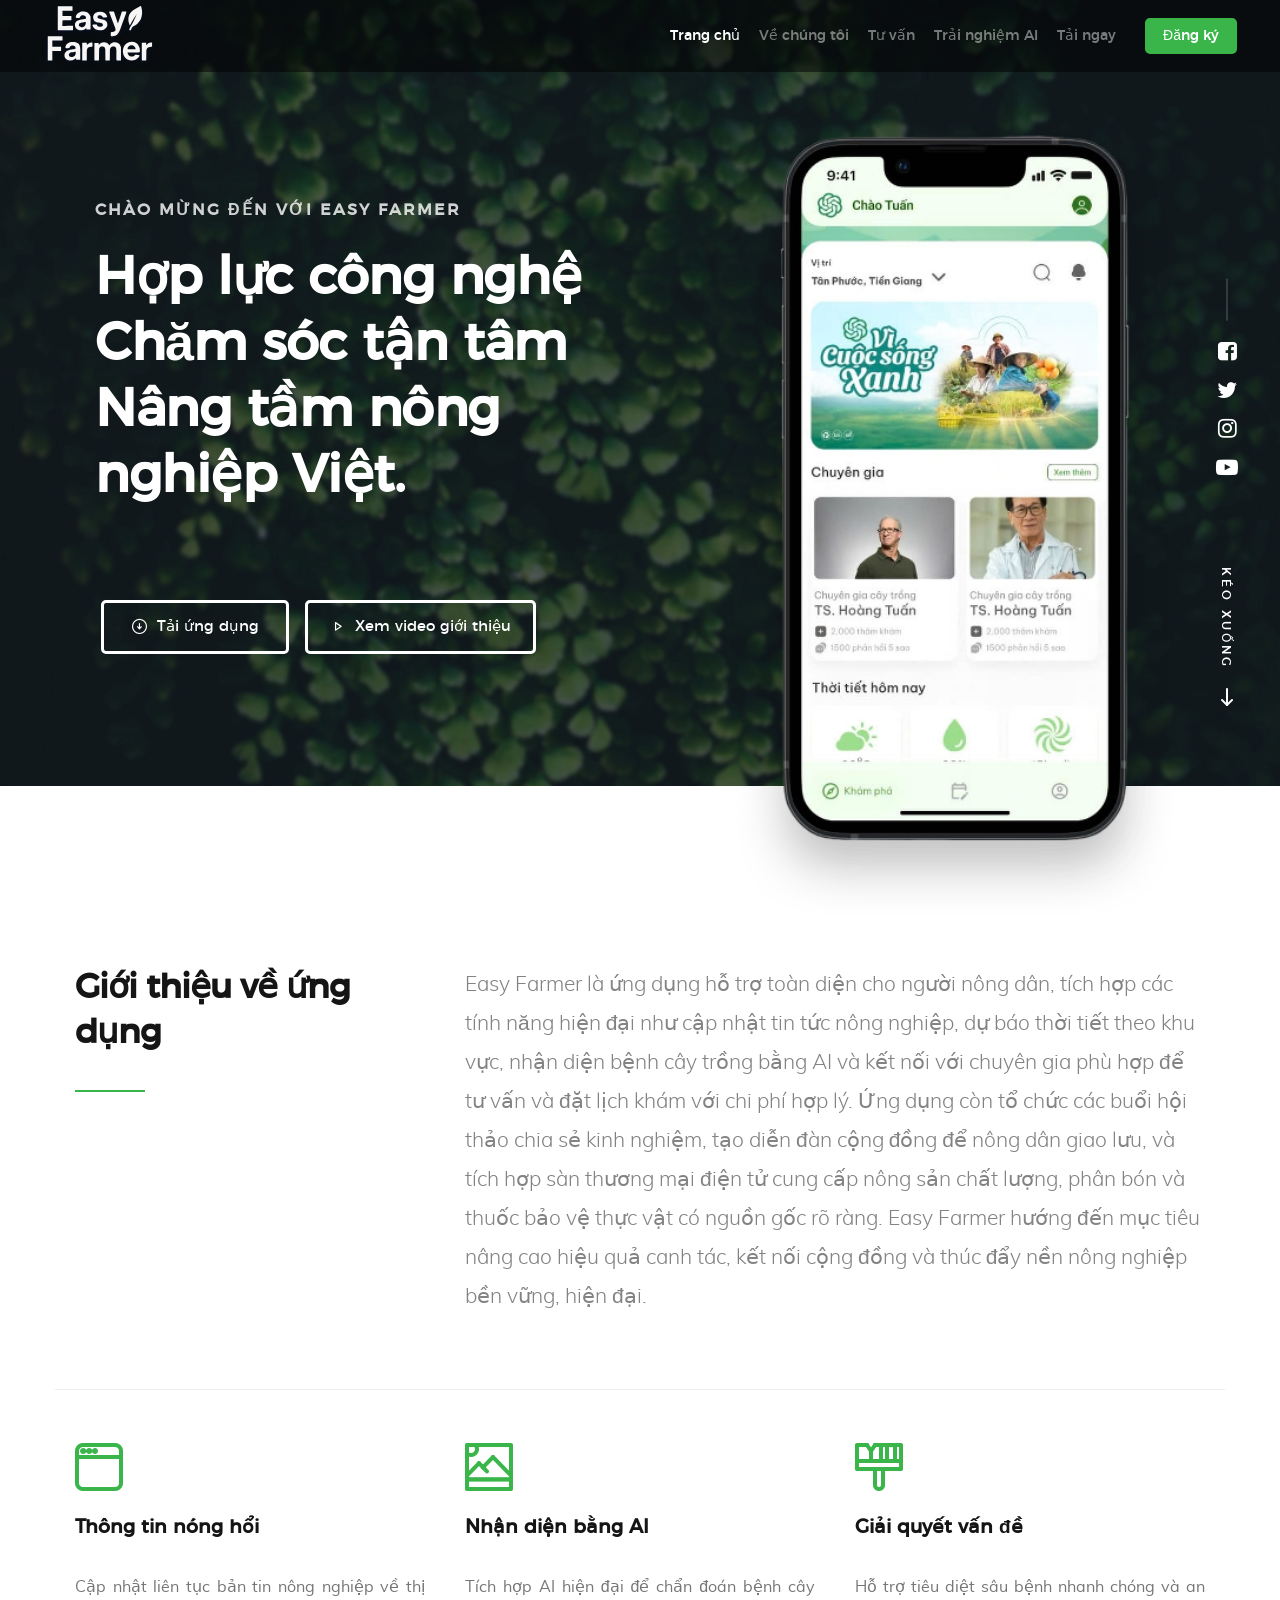
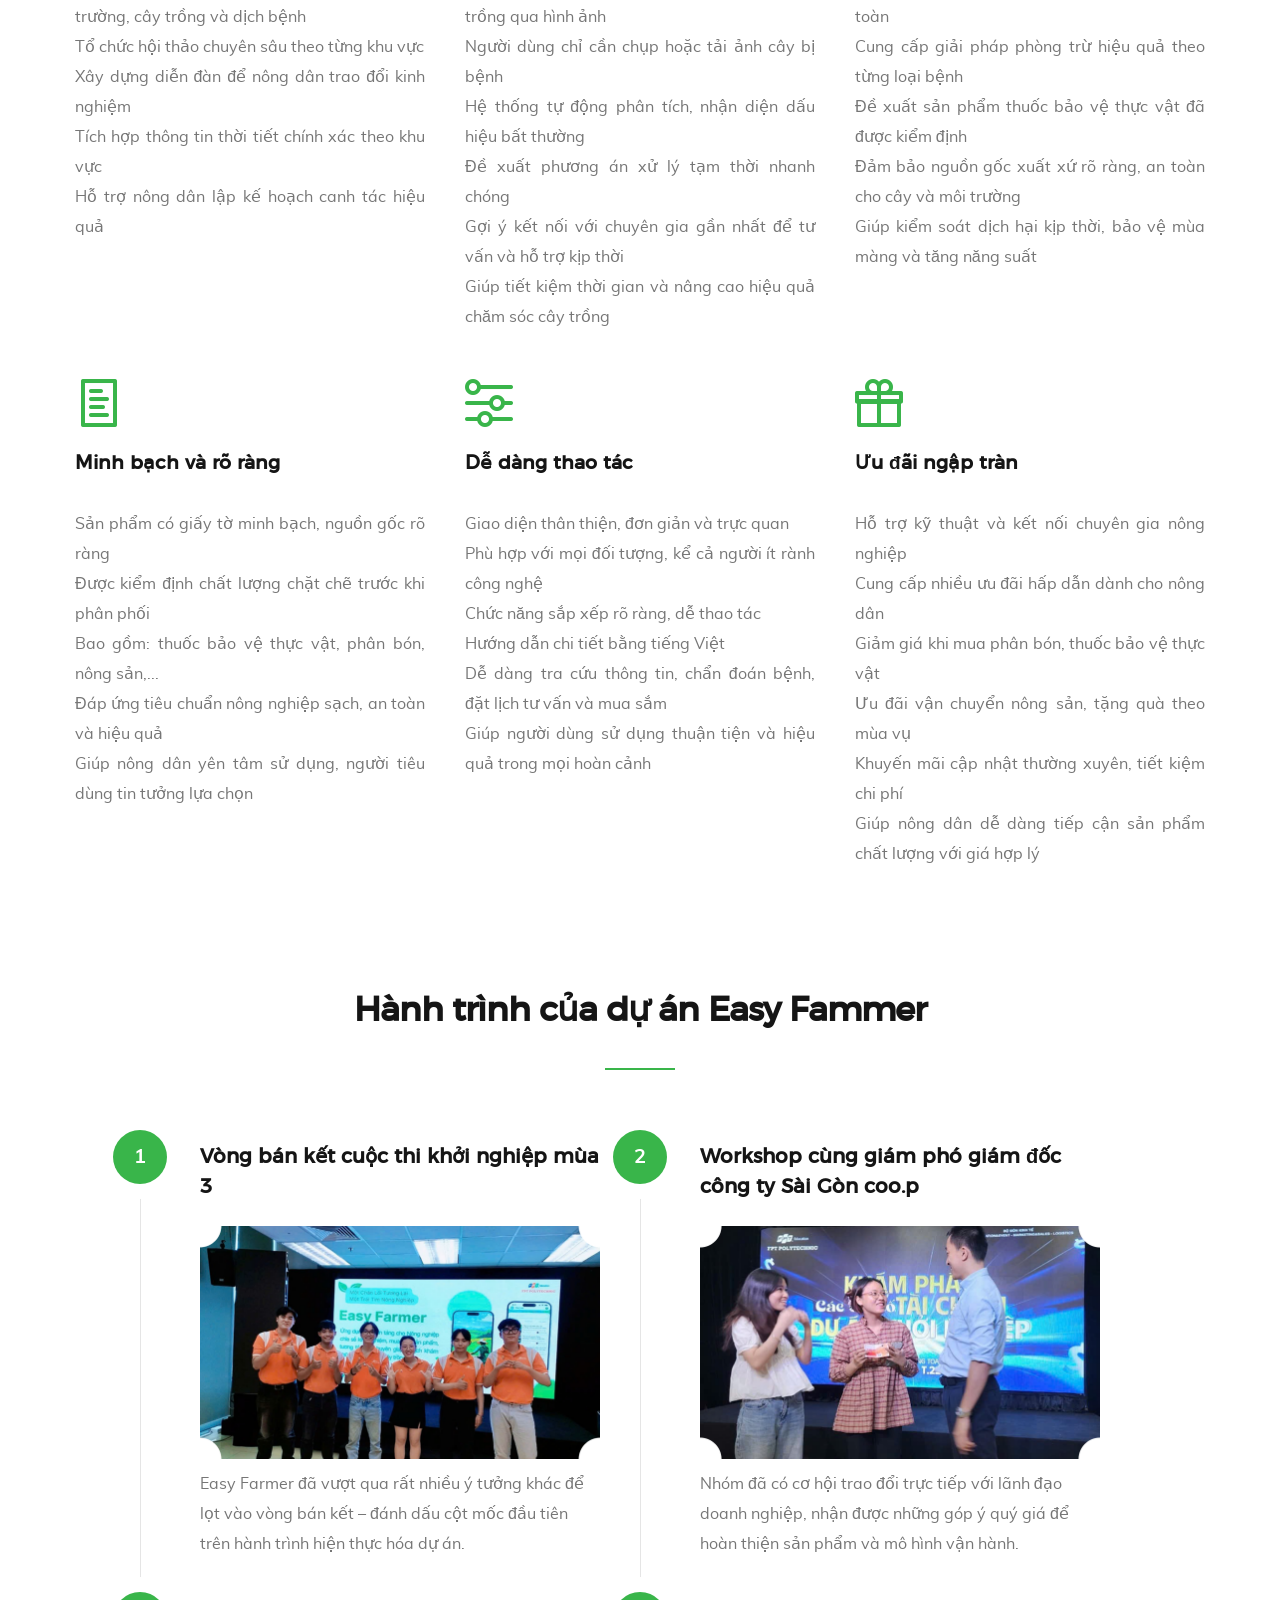
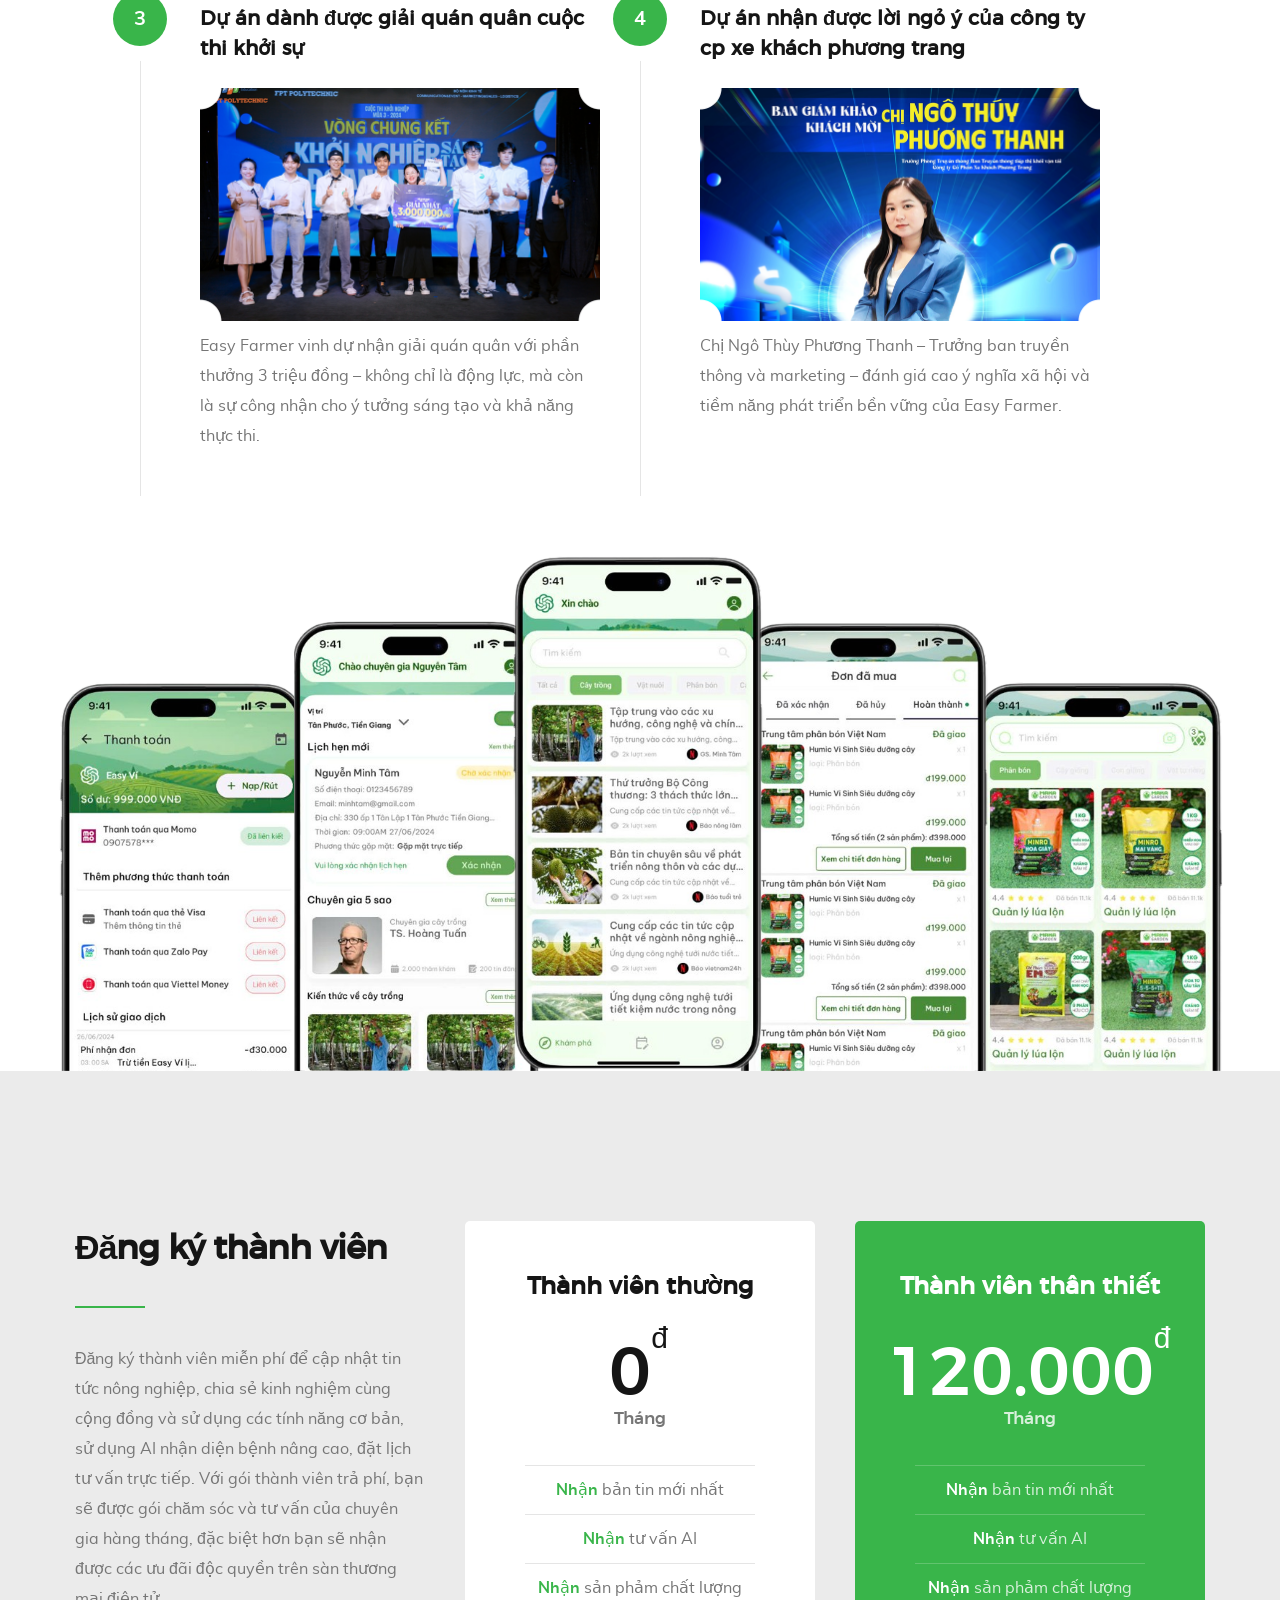
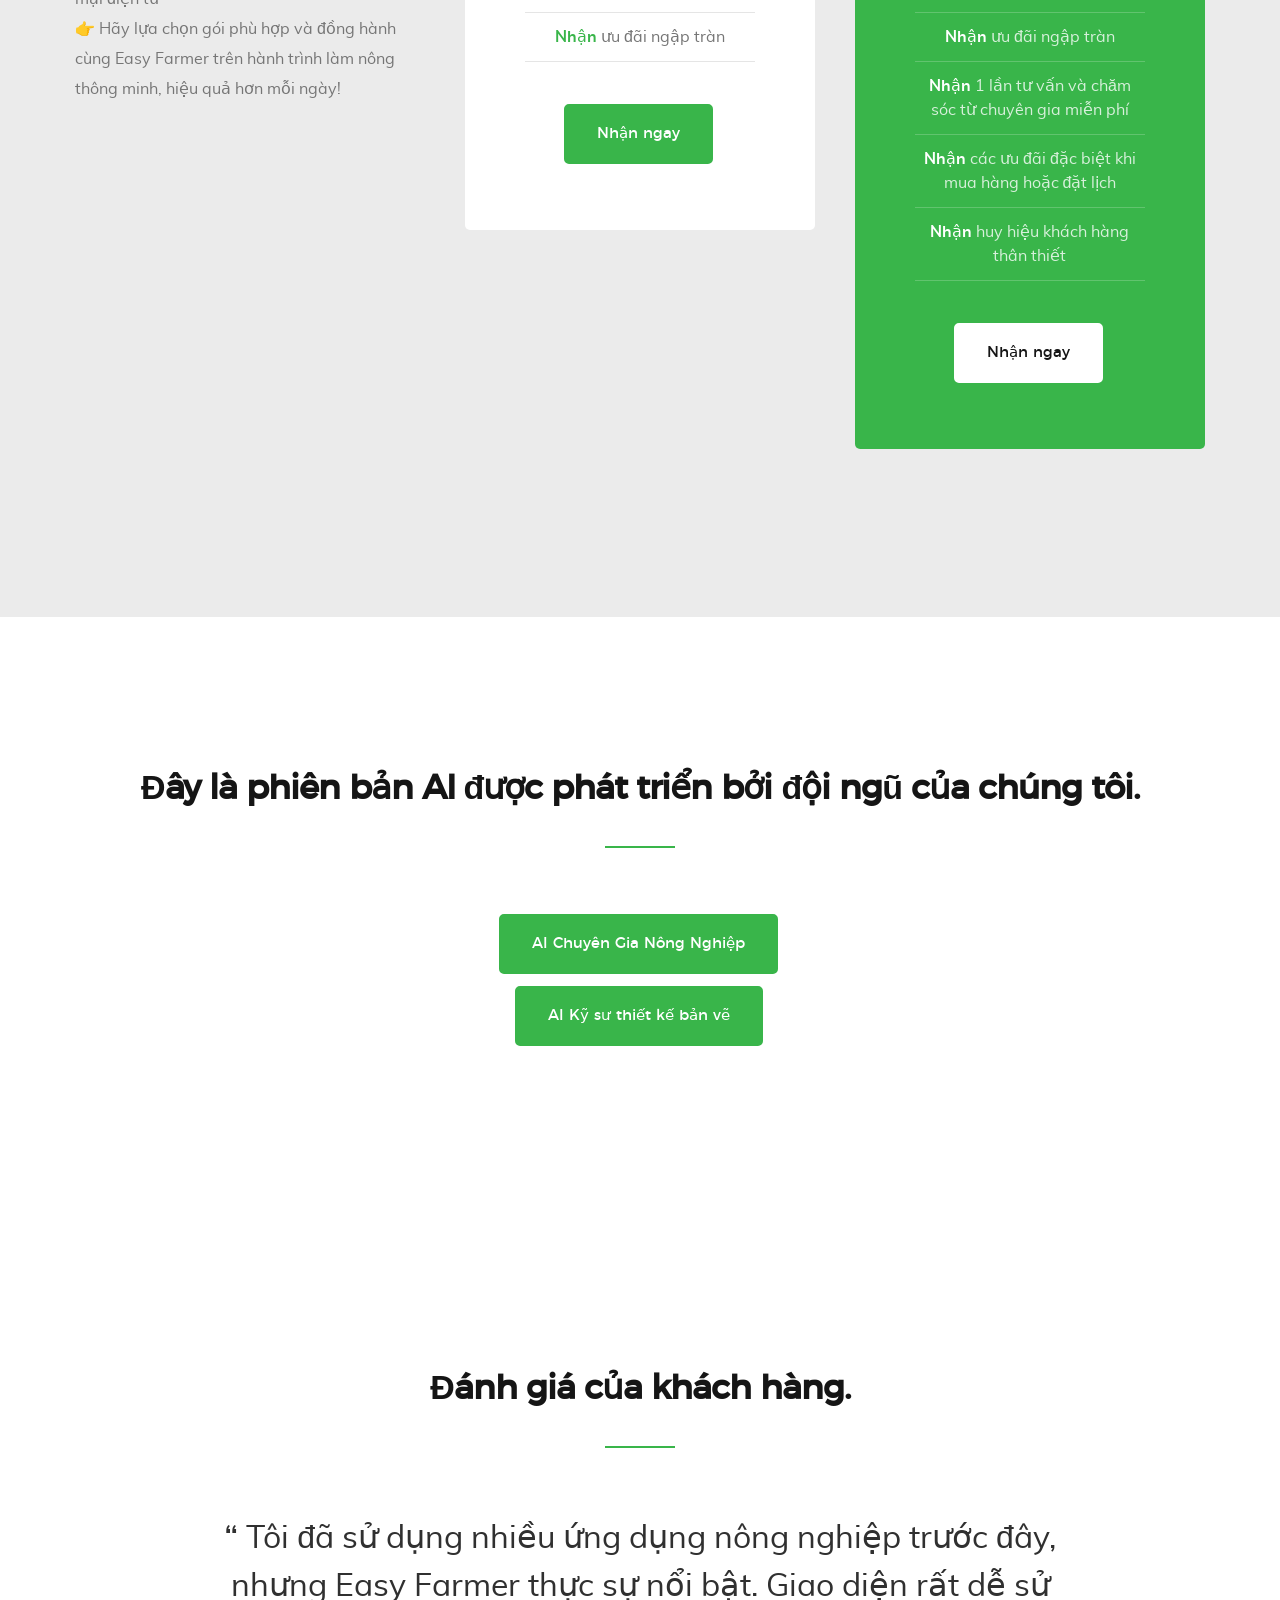
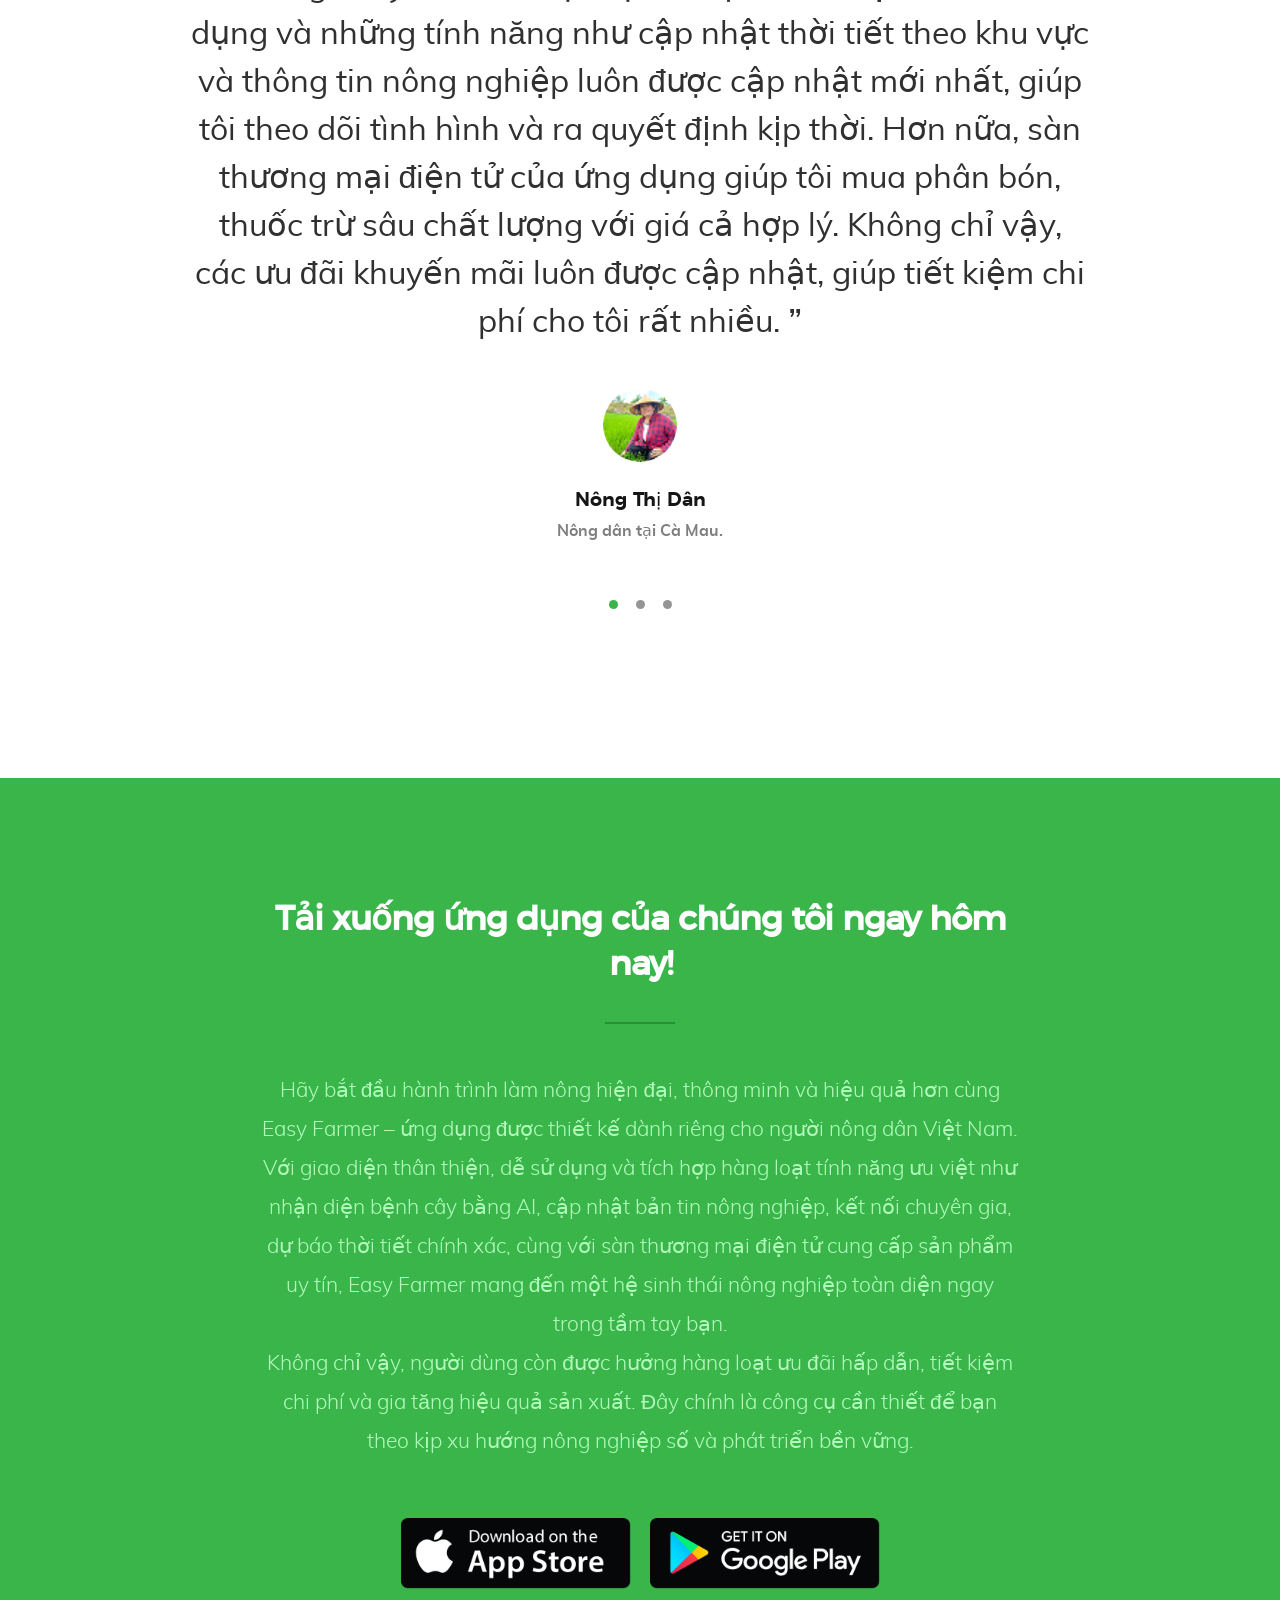
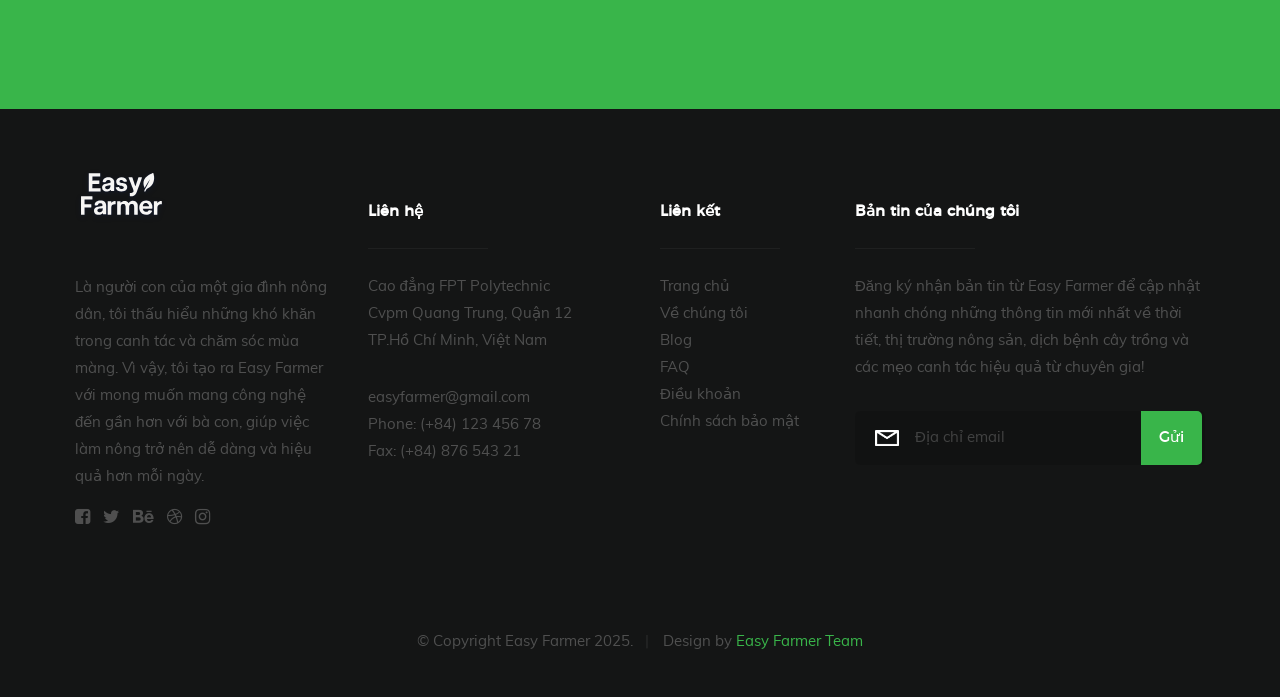
<file: index.html>
<!DOCTYPE html>
<!--[if lt IE 9 ]><html class="no-js oldie" lang="en"> <![endif]-->
<!--[if IE 9 ]><html class="no-js oldie ie9" lang="en"> <![endif]-->
<!--[if (gte IE 9)|!(IE)]><!-->
<html class="no-js" lang="en">
<!--<![endif]-->

<head>

    <!--- basic page needs
   ================================================== -->
    <meta charset="utf-8">
    <title>Easy Farmer</title>
    <meta name="description" content="">
    <meta name="author" content="">

    <!-- mobile specific metas
   ================================================== -->
    <meta name="viewport" content="width=device-width, initial-scale=1">

    <!-- CSS
   ================================================== -->
    <link rel="stylesheet" href="css/base.css">
    <link rel="stylesheet" href="css/vendor.css">
    <link rel="stylesheet" href="css/main.css">

    <!-- script
   ================================================== -->
    <script src="js/modernizr.js"></script>
    <script src="js/pace.min.js"></script>

    <!-- favicons
	================================================== -->
    <link rel="shortcut icon" href="favicon.ico" type="image/x-icon">
    <link rel="icon" href="favicon.ico" type="image/x-icon">

    <style>
        .selector-container {
            display: flex;
            justify-content: space-between;
            max-width: 330px;
            margin: auto;
            margin-bottom: 20px;
        }

        .selector-button {
            background-color: #39b54a;
            color: white;
            font-weight: 600;
            padding: 12px 18px;
            border-radius: 5px;
            cursor: pointer;
            transition: background-color 0.3s;
            flex: 1;
            text-align: center;
            margin: 0 5px;
        }

        .disable-button {
            background-color: pink !important;
            opacity: 0.5 !important;
        }

        .btn-checkGPT {
            padding: 12px 18px;
            width: 100%;
            margin-top: 40px;
            display: flex;
            align-items: center;
            justify-content: center;
            background-color: #39b54a;
            color: white;
            font-weight: 600;
            border-radius: 5px;
            cursor: pointer;
        }
    </style>
</head>

<body id="top">

    <!-- header 
   ================================================== -->
    <header id="header" class="row">

        <div class="header-logo">
            <a href="index.html">
                <img src="/images/logo4.svg" alt="">
            </a>
        </div>

        <nav id="header-nav-wrap">
            <ul class="header-main-nav">
                <li class="current"><a class="smoothscroll" href="#home" title="home">Trang chủ</a></li>
                <li><a class="smoothscroll" href="#about" title="about">Về chúng tôi</a></li>
                <li><a class="smoothscroll" href="#pricing" title="pricing">Tư vấn</a></li>
                <li><a class="smoothscroll" href="#testimonials" title="testimonials">Trải nghiệm AI</a></li>
                <li><a class="smoothscroll" href="#download" title="download">Tải ngay</a></li>
            </ul>

            <a href="#" title="sign-up" class="button button-primary cta">Đăng ký</a>
        </nav>

        <a class="header-menu-toggle" href="#"><span>Danh sách</span></a>

    </header> <!-- /header -->


    <!-- home
   ================================================== -->
    <section id="home" data-parallax="scroll" data-image-src="images/hero-bg.jpg" data-natural-width=3000
        data-natural-height=2000>

        <div class="overlay"></div>
        <div class="home-content">

            <div class="row contents">
                <div class="home-content-left">

                    <h3 data-aos="fade-up">Chào mừng đến với Easy Farmer</h3>

                    <h1 data-aos="fade-up">
                        Hợp lực công nghệ<br>
                        Chăm sóc tận tâm<br>
                        Nâng tầm nông nghiệp Việt.
                    </h1>

                    <div class="buttons" data-aos="fade-up">
                        <a href="#download" class="smoothscroll button stroke">
                            <span class="icon-circle-down" aria-hidden="true"></span>
                            Tải ứng dụng
                        </a>
                        <a href="https://player.vimeo.com/video/1076262545?h=71ad355c60&amp;title=0&amp;byline=0&amp;portrait=0&amp;badge=0&amp;autopause=0&amp;player_id=0&amp;app_id=58479"
                            data-lity class="button stroke">
                            <span class="icon-play" aria-hidden="true"></span>
                            Xem video giới thiệu
                        </a>
                    </div>

                </div>

                <div class="home-image-right">
                    <img src="images/ip-470.svg" srcset="images/ip-470.svg 1x, images/ip-940.svg 2x" data-aos="fade-up">
                </div>
            </div>

        </div> <!-- end home-content -->

        <ul class="home-social-list">
            <li>
                <a href="#"><i class="fa fa-facebook-square"></i></a>
            </li>
            <li>
                <a href="#"><i class="fa fa-twitter"></i></a>
            </li>
            <li>
                <a href="#"><i class="fa fa-instagram"></i></a>
            </li>
            <li>
                <a href="#"><i class="fa fa-youtube-play"></i></a>
            </li>
        </ul>
        <!-- end home-social-list -->

        <div class="home-scrolldown">
            <a href="#about" class="scroll-icon smoothscroll">
                <span>Kéo xuống</span>
                <i class="icon-arrow-right" aria-hidden="true"></i>
            </a>
        </div>

    </section> <!-- end home -->


    <!-- about
    ================================================== -->
    <section id="about">

        <div class="row about-intro">

            <div class="col-four">
                <h1 class="intro-header" data-aos="fade-up">Giới thiệu về ứng dụng</h1>
            </div>
            <div class="col-eight">
                <p class="lead" data-aos="fade-up">
                    Easy Farmer là ứng dụng hỗ trợ toàn diện cho người nông dân, tích hợp các tính năng hiện đại như cập
                    nhật tin tức nông nghiệp, dự báo thời tiết theo khu vực, nhận diện bệnh cây trồng bằng AI và kết nối
                    với chuyên gia phù hợp để tư vấn và đặt lịch khám với chi phí hợp lý. Ứng dụng còn tổ chức các buổi
                    hội thảo chia sẻ kinh nghiệm, tạo diễn đàn cộng đồng để nông dân giao lưu, và tích hợp sàn thương
                    mại điện tử cung cấp nông sản chất lượng, phân bón và thuốc bảo vệ thực vật có nguồn gốc rõ ràng.
                    Easy Farmer hướng đến mục tiêu nâng cao hiệu quả canh tác, kết nối cộng đồng và thúc đẩy nền nông
                    nghiệp bền vững, hiện đại.
                </p>
            </div>

        </div>

        <div class="row about-features">

            <div class="features-list block-1-3 block-m-1-2 block-mob-full group">

                <div class="bgrid feature" data-aos="fade-up">

                    <span class="icon"><i class="icon-window"></i></span>

                    <div class="service-content">

                        <h3>Thông tin nóng hổi</h3>

                        <p style="text-align: justify;">
                            Cập nhật liên tục bản tin nông nghiệp về thị trường, cây trồng và dịch bệnh <br />

                            Tổ chức hội thảo chuyên sâu theo từng khu vực<br />

                            Xây dựng diễn đàn để nông dân trao đổi kinh nghiệm<br />

                            Tích hợp thông tin thời tiết chính xác theo khu vực<br />

                            Hỗ trợ nông dân lập kế hoạch canh tác hiệu quả<br />
                        </p>

                    </div>

                </div> <!-- /bgrid -->

                <div class="bgrid feature" data-aos="fade-up">

                    <span class="icon"><i class="icon-image"></i></span>

                    <div class="service-content">
                        <h3>Nhận diện bằng AI</h3>

                        <p style="text-align: justify;">
                            Tích hợp AI hiện đại để chẩn đoán bệnh cây trồng qua hình ảnh<br />

                            Người dùng chỉ cần chụp hoặc tải ảnh cây bị bệnh<br />

                            Hệ thống tự động phân tích, nhận diện dấu hiệu bất thường<br />

                            Đề xuất phương án xử lý tạm thời nhanh chóng<br />

                            Gợi ý kết nối với chuyên gia gần nhất để tư vấn và hỗ trợ kịp thời<br />

                            Giúp tiết kiệm thời gian và nâng cao hiệu quả chăm sóc cây trồng<br />
                        </p>


                    </div>

                </div> <!-- /bgrid -->

                <div class="bgrid feature" data-aos="fade-up">

                    <span class="icon"><i class="icon-paint-brush"></i></span>

                    <div class="service-content">
                        <h3>Giải quyết vấn đề</h3>

                        <p style="text-align: justify;"> Hỗ trợ tiêu diệt sâu bệnh nhanh chóng và an toàn<br />

                            Cung cấp giải pháp phòng trừ hiệu quả theo từng loại bệnh<br />

                            Đề xuất sản phẩm thuốc bảo vệ thực vật đã được kiểm định<br />

                            Đảm bảo nguồn gốc xuất xứ rõ ràng, an toàn cho cây và môi trường<br />

                            Giúp kiểm soát dịch hại kịp thời, bảo vệ mùa màng và tăng năng suất<br />
                        </p>

                    </div>

                </div> <!-- /bgrid -->

                <div class="bgrid feature" data-aos="fade-up">

                    <span class="icon"><i class="icon-file"></i></span>

                    <div class="service-content">
                        <h3>Minh bạch và rõ ràng</h3>

                        <p style="text-align: justify;"> Sản phẩm có giấy tờ minh bạch, nguồn gốc rõ ràng<br />

                            Được kiểm định chất lượng chặt chẽ trước khi phân phối<br />

                            Bao gồm: thuốc bảo vệ thực vật, phân bón, nông sản,...<br />

                            Đáp ứng tiêu chuẩn nông nghiệp sạch, an toàn và hiệu quả<br />

                            Giúp nông dân yên tâm sử dụng, người tiêu dùng tin tưởng lựa chọn<br />
                        </p>

                    </div>

                </div> <!-- /bgrid -->

                <div class="bgrid feature" data-aos="fade-up">

                    <span class="icon"><i class="icon-sliders"></i></span>

                    <div class="service-content">
                        <h3>Dễ dàng thao tác</h3>

                        <p style="text-align: justify;"> Giao diện thân thiện, đơn giản và trực quan<br />

                            Phù hợp với mọi đối tượng, kể cả người ít rành công nghệ<br />

                            Chức năng sắp xếp rõ ràng, dễ thao tác<br />

                            Hướng dẫn chi tiết bằng tiếng Việt<br />

                            Dễ dàng tra cứu thông tin, chẩn đoán bệnh, đặt lịch tư vấn và mua sắm<br />

                            Giúp người dùng sử dụng thuận tiện và hiệu quả trong mọi hoàn cảnh<br />
                        </p>
                    </div>

                </div> <!-- /bgrid -->

                <div class="bgrid feature" data-aos="fade-up">

                    <span class="icon"><i class="icon-gift"></i></span>

                    <div class="service-content">
                        <h3>Ưu đãi ngập tràn</h3>

                        <p style="text-align: justify;"> Hỗ trợ kỹ thuật và kết nối chuyên gia nông nghiệp<br />

                            Cung cấp nhiều ưu đãi hấp dẫn dành cho nông dân<br />

                            Giảm giá khi mua phân bón, thuốc bảo vệ thực vật<br />

                            Ưu đãi vận chuyển nông sản, tặng quà theo mùa vụ<br />

                            Khuyến mãi cập nhật thường xuyên, tiết kiệm chi phí<br />

                            Giúp nông dân dễ dàng tiếp cận sản phẩm chất lượng với giá hợp lý<br />
                        </p>

                    </div>

                </div> <!-- /bgrid -->

            </div> <!-- end features-list -->

        </div> <!-- end about-features -->

        <div class="row about-how">

            <h1 class="intro-header" data-aos="fade-up">Hành trình của dự án Easy Fammer
            </h1>

            <div class="about-how-content" data-aos="fade-up">
                <div class="about-how-steps block-1-2 block-tab-full group">

                    <div class="bgrid step" data-item="1">
                        <h3>Vòng bán kết cuộc thi khởi nghiệp mùa 3
                        </h3>
                        <img src="/images/sk1.png" alt="Vòng bán kết cuộc thi khởi nghiệp mùa 3" srcset="">
                        <p>Easy Farmer đã vượt qua rất nhiều ý tưởng khác để lọt vào vòng bán kết – đánh dấu cột mốc đầu
                            tiên trên hành trình hiện thực hóa dự án.
                        </p>
                    </div>

                    <div class="bgrid step" data-item="2">
                        <h3>Workshop cùng giám phó giám đốc công ty Sài Gòn coo.p
                        </h3>
                        <img src="/images/sk2.png" alt="Workshop cùng giám phó giám đốc công ty Sài Gòn coo.p"
                            srcset="">
                        <p>Nhóm đã có cơ hội trao đổi trực tiếp với lãnh đạo doanh nghiệp, nhận được những góp ý quý giá
                            để hoàn thiện sản phẩm và mô hình vận hành.
                        </p>
                    </div>

                    <div class="bgrid step" data-item="3">
                        <h3>Dự án dành được giải quán quân cuộc thi khởi sự
                        </h3>
                        <img src="/images/sk3.png" alt="Dự án dành được giải quán quân cuộc thi khởi sự" srcset="">
                        <p>Easy Farmer vinh dự nhận giải quán quân với phần thưởng 3 triệu đồng – không chỉ là động lực,
                            mà còn là sự công nhận cho ý tưởng sáng tạo và khả năng thực thi.
                        </p>
                    </div>

                    <div class="bgrid step" data-item="4">
                        <h3>Dự án nhận được lời ngỏ ý của công ty cp xe khách phương trang
                        </h3>
                        <img src="/images/sk4.png" alt="Dự án nhận được lời ngỏ ý của công ty cp xe khách phương trang"
                            srcset="">
                        <p>Chị Ngô Thùy Phương Thanh – Trưởng ban truyền thông và marketing – đánh giá cao ý nghĩa xã
                            hội và tiềm năng phát triển bền vững của Easy Farmer.
                        </p>
                    </div>

                </div>
            </div> <!-- end about-how-content -->

        </div> <!-- end about-how -->

        <div class="row about-bottom-image">

            <img src="images/tt2.svg" srcset="images/tt1.svg 600w, 
                        images/tt2.svg 1200w, 
                        images/tt3.svg 2800w" sizes="(max-width: 2800px) 100vw, 2800px" alt="App Screenshots"
                data-aos="fade-up">

        </div> <!-- end about-bottom-image -->

    </section> <!-- end about -->


    <!-- pricing
    ================================================== -->
    <section id="pricing">
        <div class="row pricing-content">

            <div class="col-four pricing-intro">
                <h1 class="intro-header" data-aos="fade-up">Đăng ký thành viên</h1>

                <p data-aos="fade-up">Đăng ký thành viên miễn phí để cập nhật tin tức nông nghiệp, chia sẻ kinh nghiệm
                    cùng cộng đồng và sử dụng các tính năng cơ bản, sử dụng AI nhận diện bệnh nâng cao, đặt lịch tư vấn
                    trực tiếp. Với gói thành viên trả phí, bạn sẽ
                    được gói chăm sóc
                    và tư vấn của chuyên gia hàng tháng, đặc biệt hơn bạn sẽ nhận được các ưu đãi độc quyền trên sàn
                    thương mại điện tử
                    <br />
                    👉 Hãy lựa chọn gói phù hợp và đồng hành cùng Easy Farmer trên hành trình làm nông thông minh, hiệu
                    quả hơn mỗi ngày!
                </p>
            </div>

            <div class="col-eight pricing-table">
                <div class="row">

                    <div class="col-six plan-wrap">
                        <div class="plan-block" data-aos="fade-up">

                            <div class="plan-top-part">
                                <h3 class="plan-block-title">Thành viên thường</h3>
                                <p class="plan-block-price">0 <sup>đ</sup></p>
                                <p class="plan-block-per"> Tháng</p>
                            </div>

                            <div class="plan-bottom-part">
                                <ul class="plan-block-features">
                                    <li><span>Nhận</span> bản tin mới nhất</li>
                                    <li><span>Nhận</span> tư vấn AI</li>
                                    <li><span>Nhận</span> sản phảm chất lượng</li>
                                    <li><span>Nhận</span> ưu đãi ngập tràn</li>
                                </ul>

                                <a class="button button-primary large" href="">Nhận ngay</a>
                            </div>

                        </div>
                    </div> <!-- end plan-wrap -->

                    <div class="col-six plan-wrap">
                        <div class="plan-block primary" data-aos="fade-up">

                            <div class="plan-top-part">
                                <h3 class="plan-block-title">Thành viên thân thiết</h3>
                                <p class="plan-block-price">120.000 <sup>đ</sup></p>
                                <p class="plan-block-per"> Tháng</p>
                            </div>

                            <div class="plan-bottom-part">
                                <ul class="plan-block-features">
                                    <li><span>Nhận</span> bản tin mới nhất</li>
                                    <li><span>Nhận</span> tư vấn AI</li>
                                    <li><span>Nhận</span> sản phảm chất lượng</li>
                                    <li><span>Nhận</span> ưu đãi ngập tràn</li>
                                    <li><span>Nhận</span> 1 lần tư vấn và chăm sóc từ chuyên gia miễn phí</li>
                                    <li><span>Nhận</span> các ưu đãi đặc biệt khi mua hàng hoặc đặt lịch</li>
                                    <li><span>Nhận</span> huy hiệu khách hàng thân thiết</li>
                                </ul>

                                <a class="button button-primary large" href="">Nhận ngay</a>
                            </div>

                        </div>
                    </div> <!-- end plan-wrap -->

                </div>
            </div> <!-- end pricing-table -->

        </div> <!-- end pricing-content -->
    </section> <!-- end pricing -->

    <section id="testimonials">

        <div class="row">
            <div class="col-twelve">
                <h1 class="intro-header" data-aos="fade-up">Đây là phiên bản AI được phát triển bởi đội ngũ của chúng
                    tôi.</h1>
            </div>
        </div>

        <div class="row owl-wrap">

            <div id="testimonial-slider" data-aos="fade-up">

            </div> <!-- end testimonial-slider -->
            <div class="slides owl-carousel">
                <a class="button button-primary large"
                    href="https://chatgpt.com/g/g-68007e7ab550819183105416823fec06-ai-ho-tro-nong-nghiep">AI Chuyên Gia
                    Nông Nghiệp</a>
            </div>
            <div class="slides owl-carousel">
                <a class="button button-primary large"
                    href="https://chatgpt.com/g/g-67b572a8caa08191b45c9cd9428d75be-duoc-phat-trien-boi-easy-farmer">AI
                    Kỹ sư thiết kế bản vẽ</a>
            </div>

        </div> <!-- end flex-container -->

    </section> <!-- end testimonials -->

    <!-- Testimonials Section
    ================================================== -->
    <section id="testimonials">

        <div class="row">
            <div class="col-twelve">
                <h1 class="intro-header" data-aos="fade-up">Đánh giá của khách hàng.</h1>
            </div>
        </div>

        <div class="row owl-wrap">

            <div id="testimonial-slider" data-aos="fade-up">

                <div class="slides owl-carousel">

                    <div>
                        <p>
                            Tôi đã sử dụng nhiều ứng dụng nông nghiệp trước đây, nhưng Easy Farmer thực sự nổi bật. Giao
                            diện rất dễ sử dụng và những tính năng như cập nhật thời tiết theo khu vực và thông tin nông
                            nghiệp luôn được cập nhật mới nhất, giúp tôi theo dõi tình hình và ra quyết định kịp thời.
                            Hơn nữa, sàn thương mại điện tử của ứng dụng giúp tôi mua phân bón, thuốc trừ sâu chất lượng
                            với giá cả hợp lý. Không chỉ vậy, các ưu đãi khuyến mãi luôn được cập nhật, giúp tiết kiệm
                            chi phí cho tôi rất nhiều.
                        </p>

                        <div class="testimonial-author">
                            <img src="images/avatars/user-01.jpg" alt="Author image">
                            <div class="author-info">
                                Nông Thị Dân
                                <span class="position">Nông dân tại Cà Mau.</span>
                            </div>
                        </div>
                    </div>

                    <div>
                        <p>
                            Easy Farmer thật sự là một công cụ tuyệt vời cho người nông dân như tôi. Tính năng nhận diện
                            bệnh cây rất hữu ích, tôi chỉ cần chụp ảnh cây trồng là AI có thể nhận diện và đưa ra lời
                            khuyên chữa trị ngay lập tức. Ngoài ra, tôi cũng rất thích các buổi hội thảo chia sẻ kinh
                            nghiệm từ các chuyên gia. Các chuyên gia luôn rất nhiệt tình và hỗ trợ tôi rất nhiều trong
                            việc giải quyết các vấn đề khó khăn trong canh tác. Thực sự, tôi đã tiết kiệm được rất nhiều
                            thời gian và công sức nhờ ứng dụng này.
                        </p>

                        <div class="testimonial-author">
                            <img src="images/avatars/user-02.jpg" alt="Author image">
                            <div class="author-info">
                                Huỳnh Văn Dương
                                <span>Nông dân tại Bình Dương.</span>
                            </div>
                        </div>
                    </div>
                    <div>
                        <p>
                            Với tôi, Easy Farmer là một ứng dụng không thể thiếu trong công việc hàng ngày. Từ khi sử
                            dụng, tôi không còn lo lắng về bệnh cây trồng nữa nhờ tính năng nhận diện bệnh qua hình ảnh
                            AI. Ứng dụng giúp tôi chẩn đoán nhanh chóng và tìm được giải pháp xử lý kịp thời. Bên cạnh
                            đó, các buổi hội thảo chia sẻ kinh nghiệm từ chuyên gia cũng giúp tôi học hỏi được rất nhiều
                            kiến thức mới về cách chăm sóc cây trồng. Thật sự, Easy Farmer đã giúp công việc của tôi trở
                            nên dễ dàng và hiệu quả hơn rất nhiều.
                        </p>

                        <div class="testimonial-author">
                            <img src="images/avatars/user-03.jpg" alt="Author image">
                            <div class="author-info">
                                Nguyễn Văn Giang
                                <span>Nông dân tại Kiên Giang.</span>
                            </div>
                        </div>
                    </div>

                </div> <!-- end slides -->

            </div> <!-- end testimonial-slider -->

        </div> <!-- end flex-container -->

    </section> <!-- end testimonials -->


    <!-- download
    ================================================== -->
    <section id="download">

        <div class="row">
            <div class="col-full">
                <h1 class="intro-header" data-aos="fade-up">Tải xuống ứng dụng của chúng tôi ngay hôm nay!</h1>

                <p class="lead" data-aos="fade-up">
                    Hãy bắt đầu hành trình làm nông hiện đại, thông minh và hiệu quả hơn cùng Easy Farmer – ứng dụng
                    được thiết kế dành riêng cho người nông dân Việt Nam. Với giao diện thân thiện, dễ sử dụng và tích
                    hợp hàng loạt tính năng ưu việt như nhận diện bệnh cây bằng AI, cập nhật bản tin nông nghiệp, kết
                    nối chuyên gia, dự báo thời tiết chính xác, cùng với sàn thương mại điện tử cung cấp sản phẩm uy
                    tín, Easy Farmer mang đến một hệ sinh thái nông nghiệp toàn diện ngay trong tầm tay bạn.
                    <br />
                    Không chỉ vậy, người dùng còn được hưởng hàng loạt ưu đãi hấp dẫn, tiết kiệm chi phí và gia tăng
                    hiệu quả sản xuất. Đây chính là công cụ cần thiết để bạn theo kịp xu hướng nông nghiệp số và phát
                    triển bền vững.
                </p>

                <ul class="download-badges">
                    <li><a href="#" title="" class="badge-appstore" data-aos="fade-up">App Store</a></li>
                    <li><a href="#" title="" class="badge-googleplay" data-aos="fade-up">Play Store</a></li>
                </ul>

            </div>
        </div>

    </section> <!-- end download -->


    <!-- footer
    ================================================== -->
    <footer>

        <div class="footer-main">
            <div class="row">

                <div class="col-three md-1-3 tab-full footer-info">

                    <div class="footer-logo">
                        <img src="./images//logo4.svg" alt="logopage">
                    </div>

                    <p>
                        Là người con của một gia đình nông dân, tôi thấu hiểu những khó khăn trong canh tác và chăm sóc
                        mùa màng. Vì vậy, tôi tạo ra Easy Farmer với mong muốn mang công nghệ đến gần hơn với bà con,
                        giúp việc làm nông trở nên dễ dàng và hiệu quả hơn mỗi ngày.
                    </p>

                    <ul class="footer-social-list">
                        <li>
                            <a href="#"><i class="fa fa-facebook-square"></i></a>
                        </li>
                        <li>
                            <a href="#"><i class="fa fa-twitter"></i></a>
                        </li>
                        <li>
                            <a href="#"><i class="fa fa-behance"></i></a>
                        </li>
                        <li>
                            <a href="#"><i class="fa fa-dribbble"></i></a>
                        </li>
                        <li>
                            <a href="#"><i class="fa fa-instagram"></i></a>
                        </li>
                    </ul>


                </div> <!-- end footer-info -->

                <div class="col-three md-1-3 tab-1-2 mob-full footer-contact">

                    <h4>Liên hệ</h4>

                    <p>
                        Cao đẳng FPT Polytechnic <br>
                        Cvpm Quang Trung, Quận 12 <br>
                        TP.Hồ Chí Minh, Việt Nam<br>
                    </p>

                    <p>
                        easyfarmer@gmail.com <br>
                        Phone: (+84) 123 456 78 <br>
                        Fax: (+84) 876 543 21
                    </p>

                </div> <!-- end footer-contact -->

                <div class="col-two md-1-3 tab-1-2 mob-full footer-site-links">

                    <h4>Liên kết</h4>

                    <ul class="list-links">
                        <li><a href="#">Trang chủ</a></li>
                        <li><a href="#">Về chúng tôi</a></li>
                        <li><a href="#">Blog</a></li>
                        <li><a href="#">FAQ</a></li>
                        <li><a href="#">Điều khoản</a></li>
                        <li><a href="#">Chính sách bảo mật</a></li>
                    </ul>

                </div> <!-- end footer-site-links -->

                <div class="col-four md-1-2 tab-full footer-subscribe">

                    <h4>Bản tin của chúng tôi</h4>

                    <p>Đăng ký nhận bản tin từ Easy Farmer để cập nhật nhanh chóng những thông tin mới nhất về thời
                        tiết, thị trường nông sản, dịch bệnh cây trồng và các mẹo canh tác hiệu quả từ chuyên gia!</p>

                    <div class="subscribe-form">

                        <form id="mc-form" class="group" novalidate="true">

                            <input type="email" value="" name="EMAIL" class="email" id="mc-email"
                                placeholder="Địa chỉ email" required="">

                            <input type="submit" name="subscribe" value="Gửi">

                            <label for="mc-email" class="subscribe-message"></label>

                        </form>

                    </div>

                </div> <!-- end footer-subscribe -->

            </div> <!-- /row -->
        </div> <!-- end footer-main -->


        <div class="footer-bottom">

            <div class="row">

                <div class="col-twelve">
                    <div class="copyright">
                        <span>© Copyright Easy Farmer 2025.</span>
                        <span>Design by <a href="http://www.styleshout.com/">Easy Farmer Team</a></span>
                    </div>

                    <div id="go-top">
                        <a class="smoothscroll" title="Back to Top" href="#top"><i class="icon-arrow-up"></i></a>
                    </div>
                </div>

            </div> <!-- end footer-bottom -->

        </div>

    </footer>

    <div id="preloader">
        <div id="loader"></div>
    </div>

    <!-- Java Script
    ================================================== -->
    <script src="js/jquery-2.1.3.min.js"></script>
    <script src="js/plugins.js"></script>
    <script src="js/main.js"></script>

    <script>

    </script>
</body>

</html>
</file>
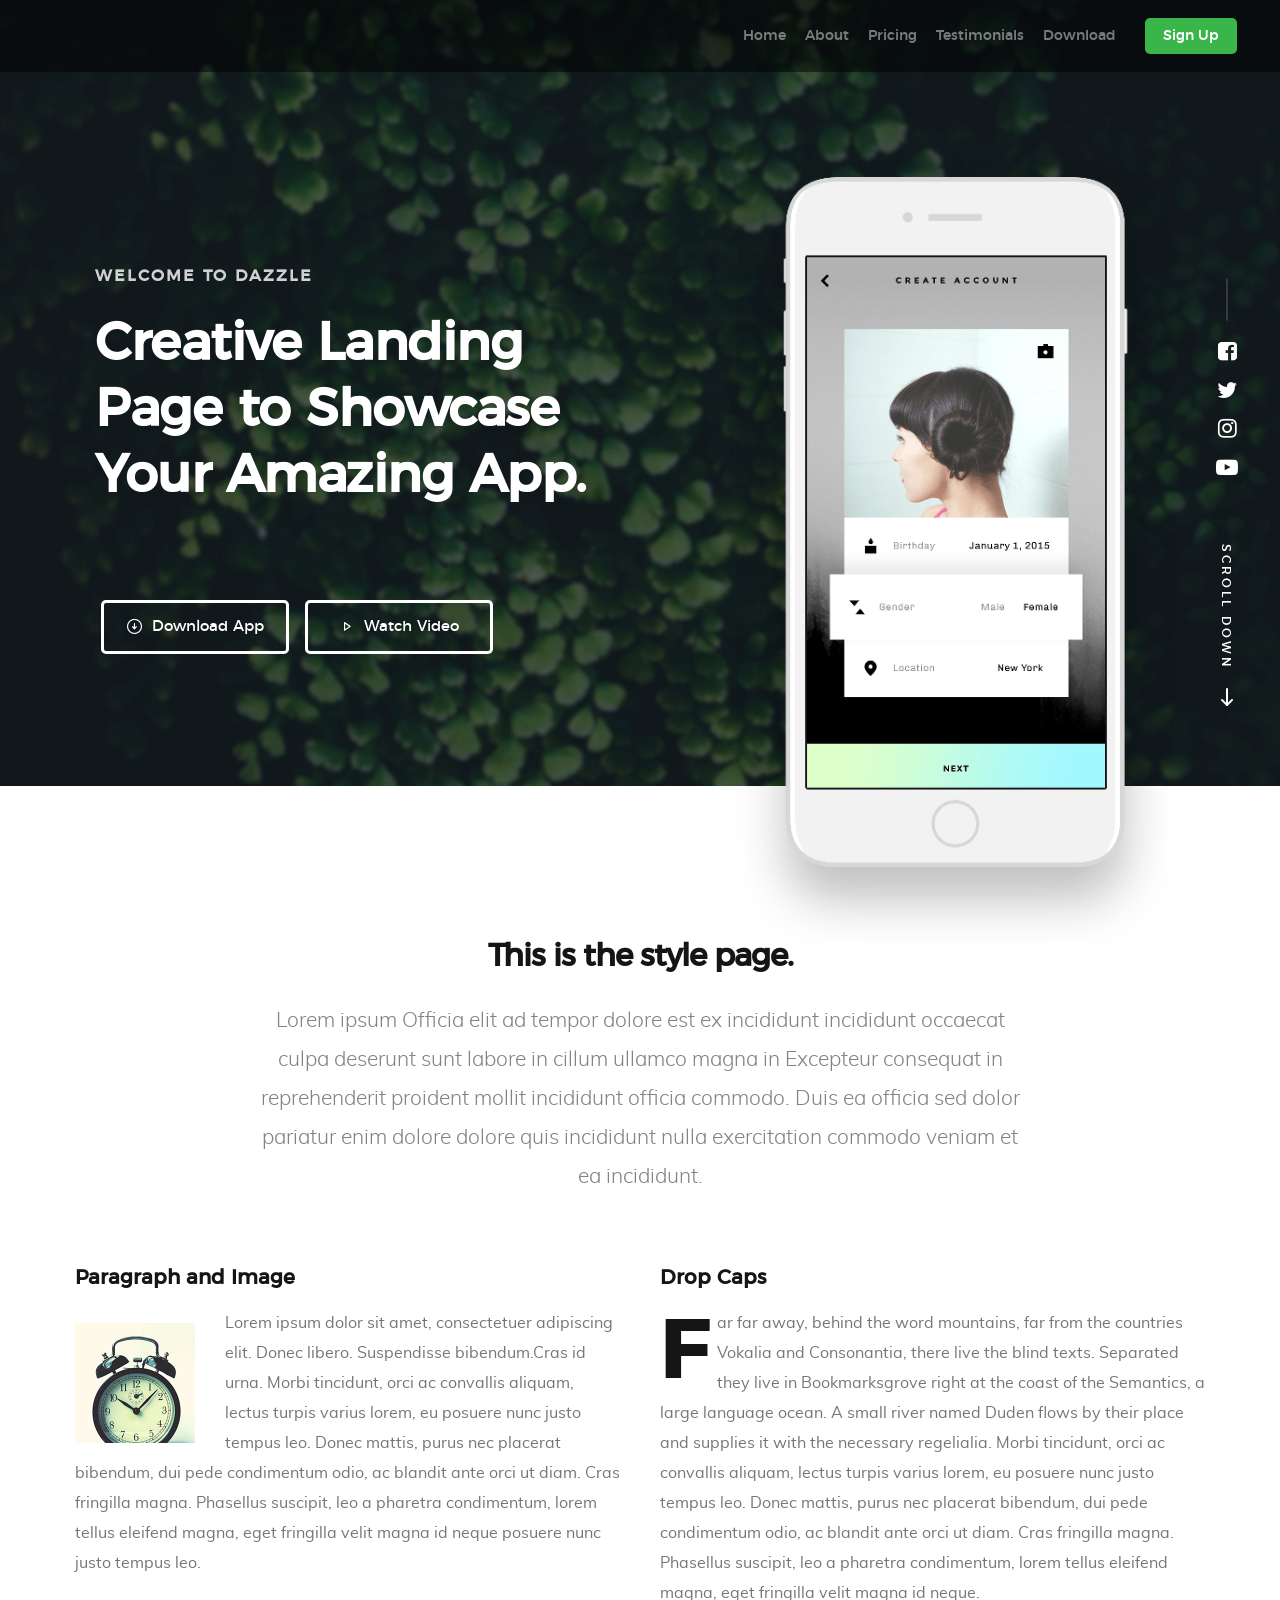
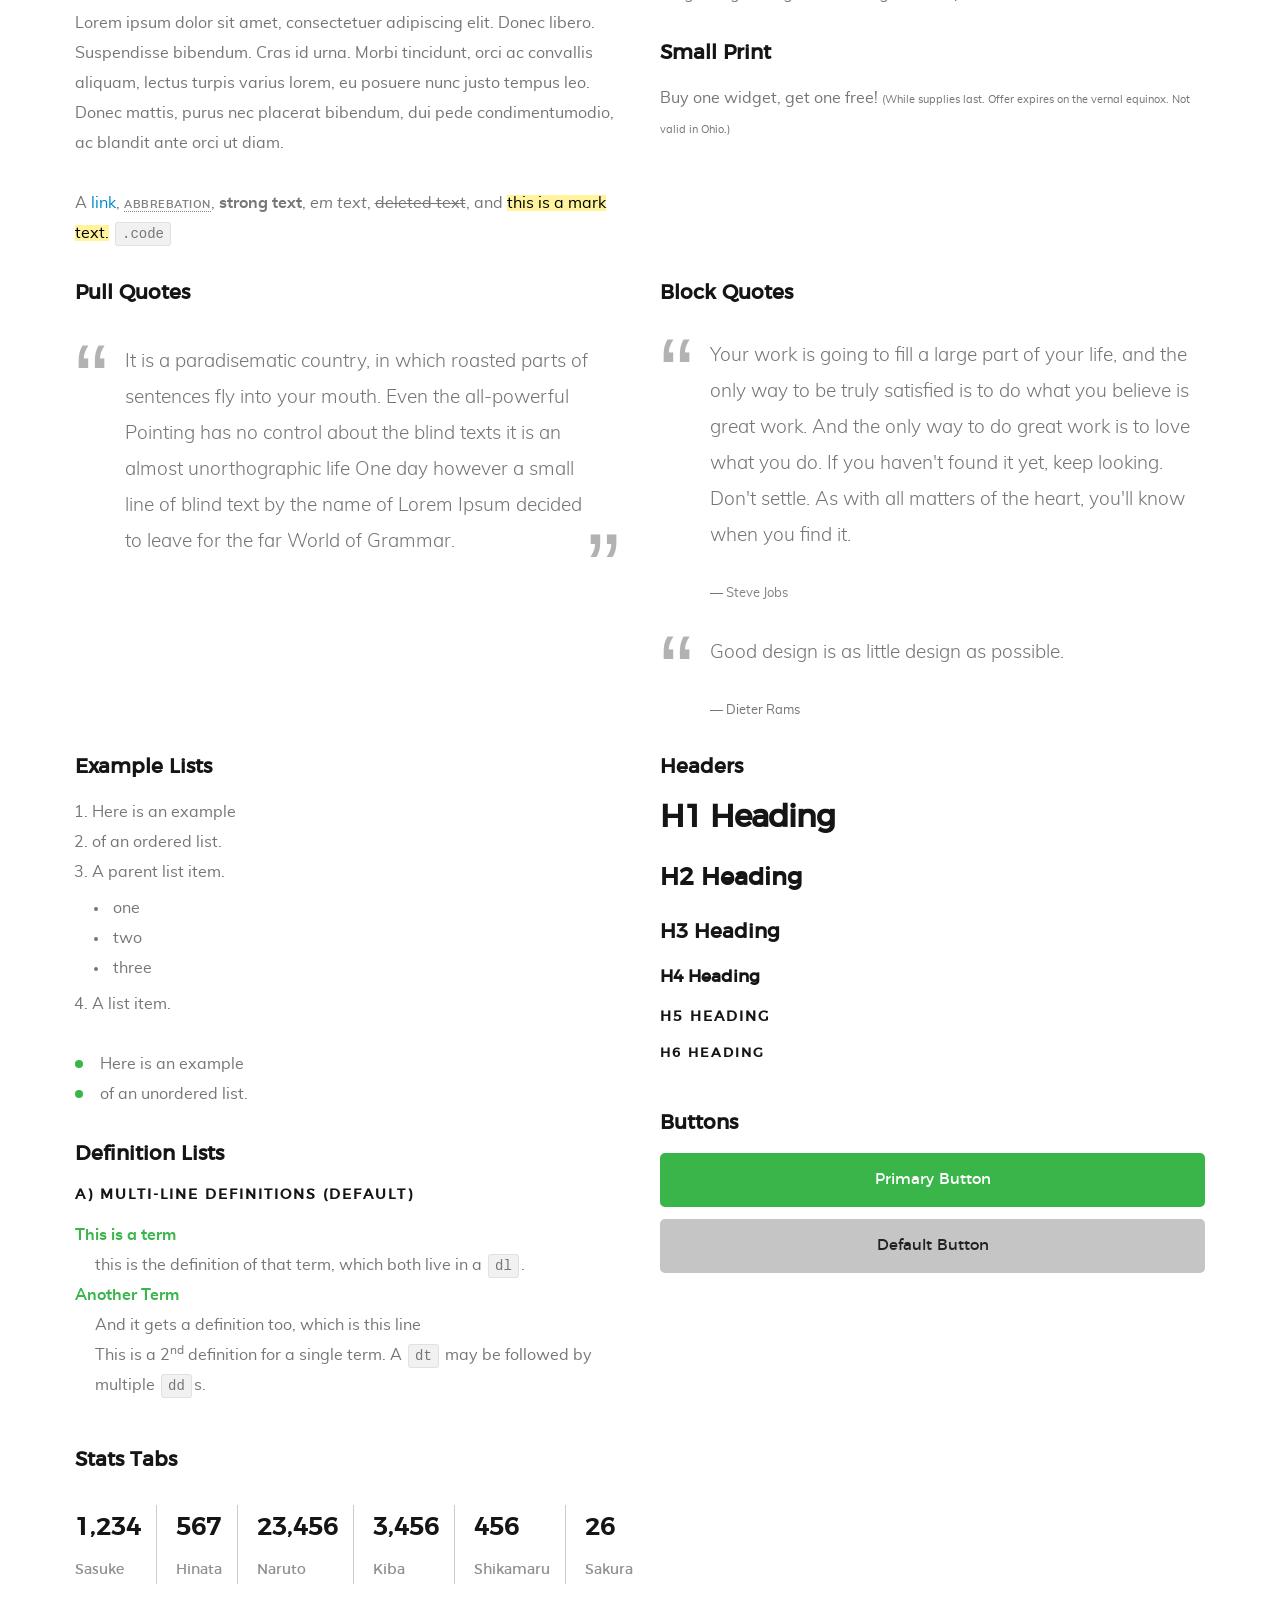
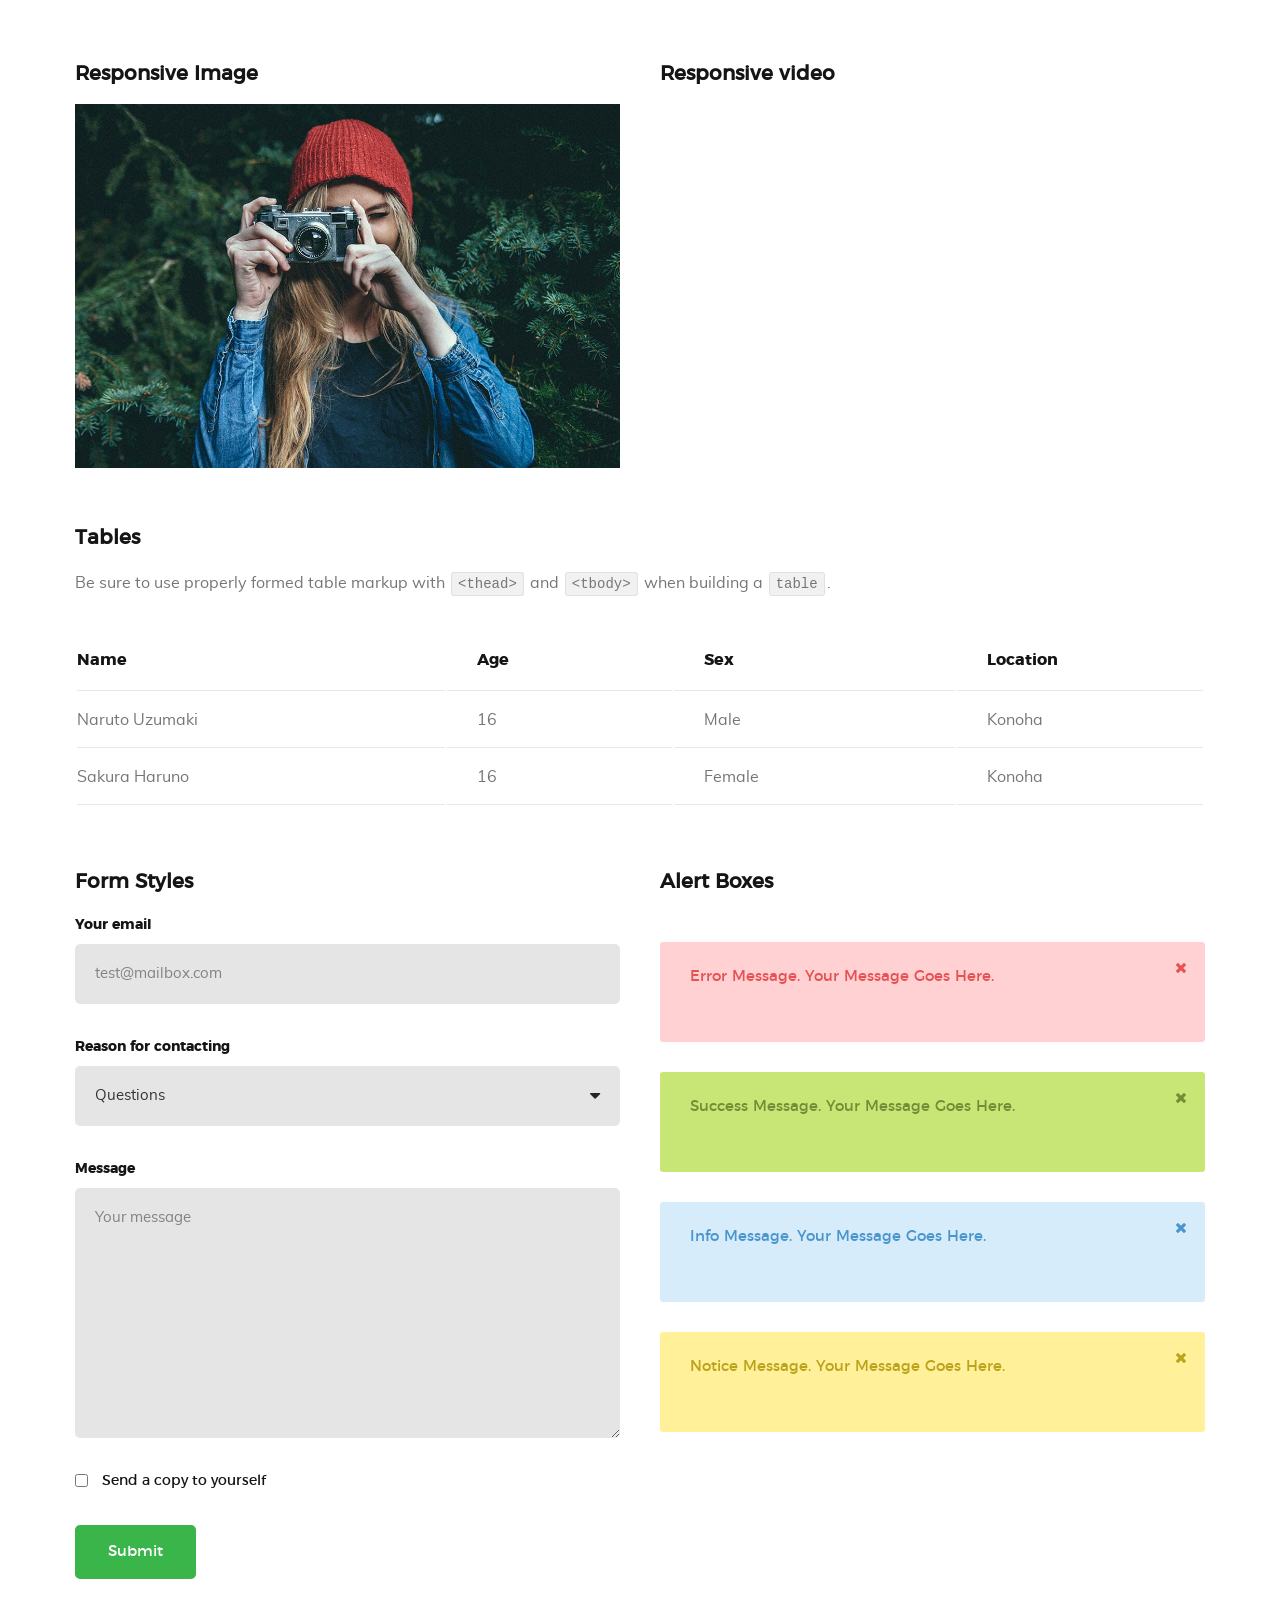
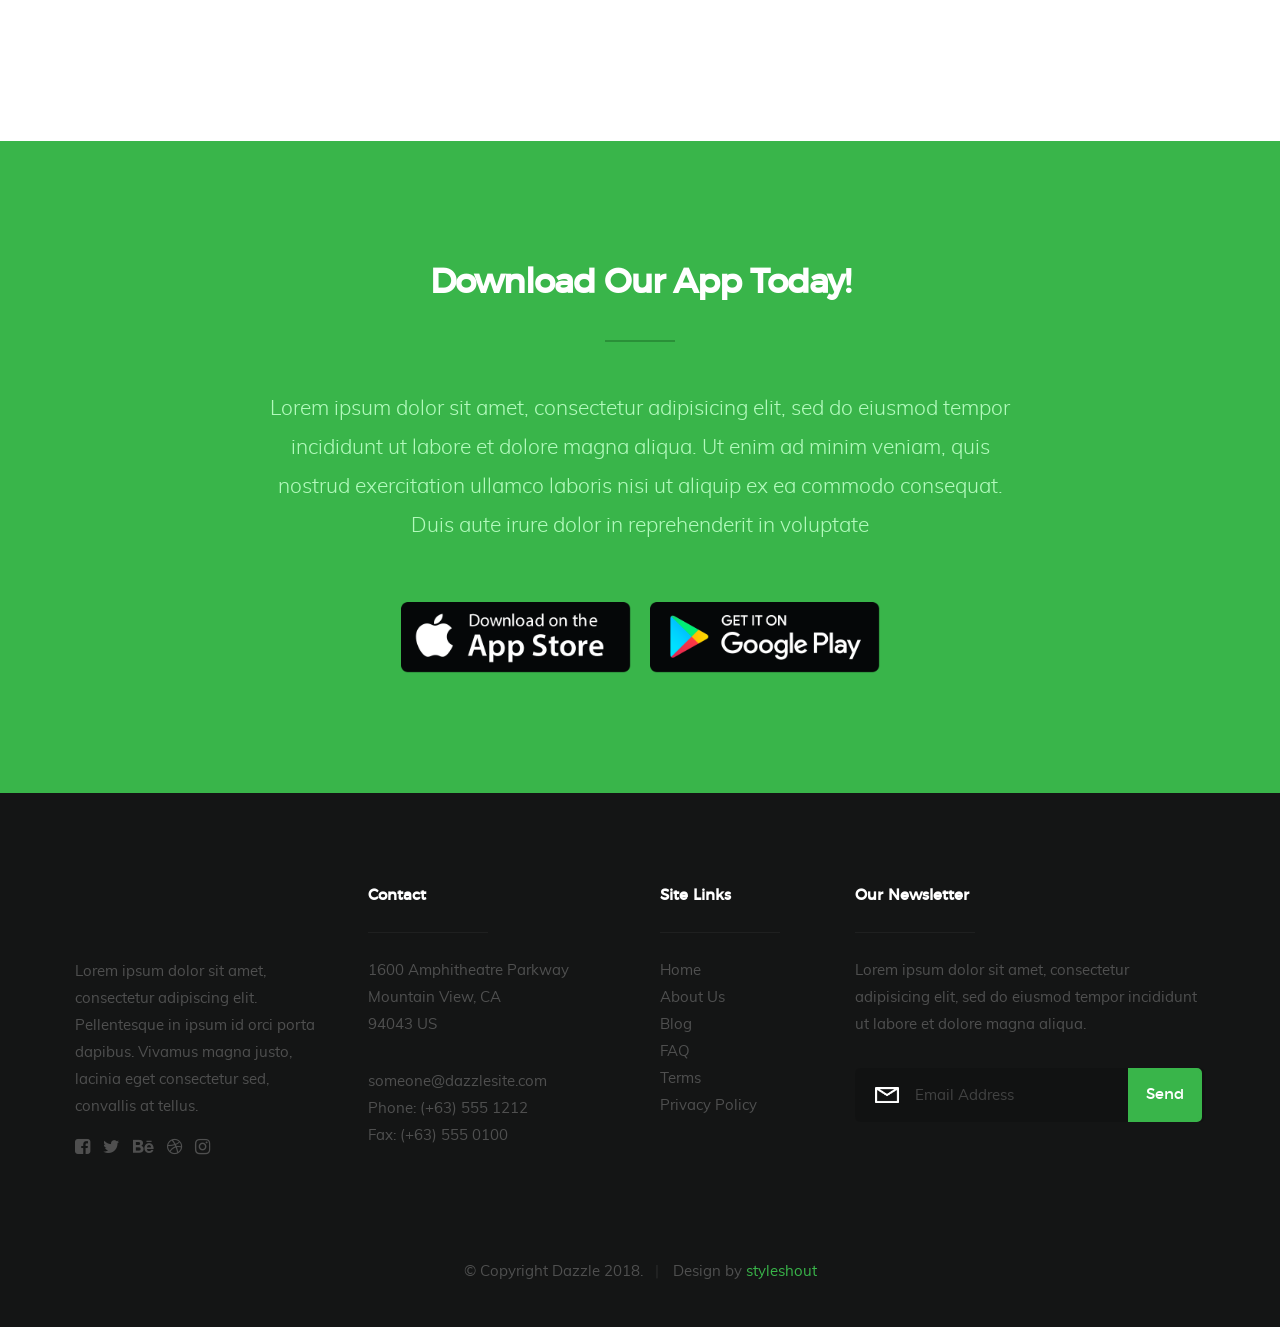
<file: styles.html>
<!DOCTYPE html>
<!--[if lt IE 9 ]><html class="no-js oldie" lang="en"> <![endif]-->
<!--[if IE 9 ]><html class="no-js oldie ie9" lang="en"> <![endif]-->
<!--[if (gte IE 9)|!(IE)]><!-->
<html class="no-js" lang="en">
<!--<![endif]-->

<head>

	<!--- basic page needs
   ================================================== -->
	<meta charset="utf-8">
	<title>Styles - Dazzle</title>
	<meta name="description" content="">
	<meta name="author" content="">

	<!-- mobile specific metas
   ================================================== -->
	<meta name="viewport" content="width=device-width, initial-scale=1">

	<!-- CSS
   ================================================== -->
	<link rel="stylesheet" href="css/base.css">
	<link rel="stylesheet" href="css/vendor.css">
	<link rel="stylesheet" href="css/main.css">

	<style type="text/css" media="screen">
		#styles {
			background: white;
			padding-top: 15rem;
			padding-bottom: 12rem;
		}
	</style>

	<!-- script
   ================================================== -->
	<script src="js/modernizr.js"></script>
	<script src="js/pace.min.js"></script>

	<!-- favicons
	================================================== -->
	<link rel="shortcut icon" href="favicon.ico" type="image/x-icon">
	<link rel="icon" href="favicon.ico" type="image/x-icon">

</head>

<body id="top">

	<!-- header 
   ================================================== -->
	<header id="header" class="row">

		<div class="header-logo">
			<a href="index.html">Dazzle</a>
		</div>

		<nav id="header-nav-wrap">
			<ul class="header-main-nav">
				<li class="current"><a href="index.html#home" title="home">Home</a></li>
				<li><a href="index.html#about" title="about">About</a></li>
				<li><a href="index.html#pricing" title="pricing">Pricing</a></li>
				<li><a href="index.html#testimonials" title="testimonials">Testimonials</a></li>
				<li><a class="smoothscroll" href="#download" title="download">Download</a></li>
			</ul>

			<a href="#" title="sign-up" class="button button-primary cta">Sign Up</a>
		</nav>

		<a class="header-menu-toggle" href="#"><span>Menu</span></a>

	</header> <!-- end header -->


	<!-- home
   ================================================== -->
	<section id="home" data-parallax="scroll" data-image-src="images/hero-bg.jpg" data-natural-width=3000
		data-natural-height=2000>

		<div class="overlay"></div>
		<div class="home-content">

			<div class="row contents">
				<div class="home-content-left">

					<h3 data-aos="fade-up">Welcome to Dazzle</h3>

					<h1 data-aos="fade-up">
						Creative Landing <br>
						Page to Showcase <br>
						Your Amazing App.
					</h1>

					<div class="buttons" data-aos="fade-up">
						<a href="#download" class="smoothscroll button stroke">
							<span class="icon-circle-down" aria-hidden="true"></span>
							Download App
						</a>
						<a href="http://player.vimeo.com/video/14592941?title=0&amp;byline=0&amp;portrait=0&amp;color=39b54a"
							data-lity class="button stroke">
							<span class="icon-play" aria-hidden="true"></span>
							Watch Video
						</a>
					</div>

				</div>

				<div class="home-image-right">
					<img src="images/iphone-app-470.png"
						srcset="images/iphone-app-470.png 1x, images/iphone-app-940.png 2x" data-aos="fade-up">
				</div>
			</div>
		</div>

		<ul class="home-social-list">
			<li>
				<a href="#"><i class="fa fa-facebook-square"></i></a>
			</li>
			<li>
				<a href="#"><i class="fa fa-twitter"></i></a>
			</li>
			<li>
				<a href="#"><i class="fa fa-instagram"></i></a>
			</li>
			<li>
				<a href="#"><i class="fa fa-youtube-play"></i></a>
			</li>
		</ul>
		<!-- end home-social-list -->

		<div class="home-scrolldown">
			<a href="#styles" class="scroll-icon smoothscroll">
				<span>Scroll Down</span>
				<i class="icon-arrow-right" aria-hidden="true"></i>
			</a>
		</div>

	</section> <!-- end home -->


	<!-- styles
   ================================================== -->
	<section id="styles">

		<div class="row narrow add-bottom text-center">

			<div class="col-twelve tab-full">

				<h1>This is the style page.</h1>

				<p class="lead">Lorem ipsum Officia elit ad tempor dolore est ex incididunt incididunt occaecat culpa
					deserunt sunt labore in cillum ullamco magna in Excepteur consequat in reprehenderit proident mollit
					incididunt officia commodo.
					Duis ea officia sed dolor pariatur enim dolore dolore quis incididunt nulla exercitation commodo
					veniam et ea incididunt.</p>

			</div>

		</div>

		<div class="row">

			<div class="col-six tab-full">

				<h3>Paragraph and Image</h3>

				<p><a href="#"><img width="120" height="120" class="pull-left" alt="sample-image"
							src="images/sample-image.jpg"></a>
					Lorem ipsum dolor sit amet, consectetuer adipiscing elit. Donec libero. Suspendisse bibendum.Cras id
					urna. Morbi tincidunt, orci ac convallis aliquam, lectus turpis varius lorem, eu posuere nunc justo
					tempus leo. Donec mattis, purus nec placerat bibendum, dui pede condimentum odio, ac blandit ante
					orci ut diam. Cras fringilla magna. Phasellus suscipit, leo a pharetra condimentum, lorem tellus
					eleifend magna, eget fringilla velit magna id neque posuere nunc justo tempus leo. </p>

				<p>
					Lorem ipsum dolor sit amet, consectetuer adipiscing elit. Donec libero. Suspendisse bibendum. Cras
					id urna. Morbi tincidunt, orci ac convallis aliquam, lectus turpis varius lorem, eu posuere nunc
					justo tempus leo. Donec mattis, purus nec placerat bibendum, dui pede condimentumodio, ac blandit
					ante orci ut diam.
				</p>

				<p>A <a href="#">link</a>,
					<abbr title="this really isn't a very good description">abbrebation</abbr>,
					<strong>strong text</strong>,
					<em>em text</em>,
					<del>deleted text</del>, and
					<mark>this is a mark text.</mark>
					<code>.code</code>
				</p>

			</div>

			<div class="col-six tab-full">

				<h3>Drop Caps</h3>

				<p class="drop-cap">Far far away, behind the word mountains, far from the countries Vokalia and
					Consonantia,
					there live the blind texts. Separated they live in Bookmarksgrove right at the coast of the
					Semantics, a large language ocean. A small river named Duden flows by their place and supplies it
					with the necessary regelialia. Morbi tincidunt, orci ac convallis aliquam, lectus turpis varius
					lorem, eu posuere nunc justo tempus leo. Donec mattis, purus nec placerat bibendum, dui pede
					condimentum odio, ac blandit ante orci ut diam. Cras fringilla magna. Phasellus suscipit, leo a
					pharetra condimentum, lorem tellus eleifend magna, eget fringilla velit magna id neque.
				</p>

				<h3>Small Print</h3>

				<p>Buy one widget, get one free!
					<small>(While supplies last. Offer expires on the vernal equinox. Not valid in Ohio.)</small>
				</p>

			</div>

		</div> <!-- end row -->

		<div class="row">

			<div class="col-six tab-full">

				<h3>Pull Quotes</h3>

				<aside class="pull-quote">
					<blockquote>
						<p>It is a paradisematic country, in which roasted parts of
							sentences fly into your mouth. Even the all-powerful Pointing has no control about the blind
							texts it is an almost unorthographic life One day however a small line of blind text by the
							name
							of Lorem Ipsum decided to leave for the far World of Grammar.</p>
					</blockquote>
				</aside>

			</div>

			<div class="col-six tab-full">

				<h3>Block Quotes</h3>

				<blockquote cite="http://where-i-got-my-info-from.com">
					<p>Your work is going to fill a large part of your life, and the only way to be truly satisfied is
						to do what you believe is great work. And the only way to do great work is to love what you do.
						If you haven't found it yet, keep looking. Don't settle. As with all matters of the heart,
						you'll know when you find it.
					</p>
					<cite>
						<a href="#">Steve Jobs</a>
					</cite>
				</blockquote>

				<blockquote>
					<p>Good design is as little design as possible.</p>
					<cite>Dieter Rams</cite>
				</blockquote>

			</div>

		</div> <!-- end row -->


		<div class="row half-bottom">

			<div class="col-six tab-full">

				<h3>Example Lists</h3>

				<ol>
					<li>Here is an example</li>
					<li>of an ordered list.</li>
					<li>A parent list item.
						<ul>
							<li>one</li>
							<li>two</li>
							<li>three</li>
						</ul>
					</li>
					<li>A list item.</li>
				</ol>

				<ul class="disc">
					<li>Here is an example</li>
					<li>of an unordered list.</li>
				</ul>

				<h3>Definition Lists</h3>

				<h5>a) Multi-line Definitions (default) </h5>

				<dl>
					<dt><strong>This is a term</strong></dt>
					<dd>this is the definition of that term, which both live in a <code>dl</code>.</dd>
					<dt><strong>Another Term</strong></dt>
					<dd>And it gets a definition too, which is this line</dd>
					<dd>This is a 2<sup>nd</sup> definition for a single term. A <code>dt</code> may be followed by
						multiple <code>dd</code>s.</dd>
				</dl>

			</div>

			<div class="col-six tab-full">

				<h3>Headers</h3>

				<h1>H1 Heading</h1>
				<h2>H2 Heading</h2>
				<h3>H3 Heading</h3>
				<h4>H4 Heading</h4>
				<h5>H5 Heading</h5>
				<h6>H6 Heading</h6>

				<br>

				<h3>Buttons</h3>

				<p>
					<a class="button button-primary full-width" href="#">Primary Button</a>
					<a class="button full-width" href="#">Default Button</a>
				</p>

			</div>

		</div> <!-- end row -->


		<div class="row half-bottom">

			<div class="col-twelve">

				<h3>Stats Tabs</h3>

				<ul class="stats-tabs">
					<li><a href="#">1,234 <em>Sasuke</em></a></li>
					<li><a href="#">567 <em>Hinata</em></a></li>
					<li><a href="#">23,456 <em>Naruto</em></a></li>
					<li><a href="#">3,456 <em>Kiba</em></a></li>
					<li><a href="#">456 <em>Shikamaru</em></a></li>
					<li><a href="#">26 <em>Sakura</em></a></li>
				</ul>

			</div>

		</div> <!-- end row -->


		<div class="row half-bottom">

			<div class="col-six tab-full">

				<h3>Responsive Image</h3>
				<p><img src="images/shutterbug.jpg"></p>

			</div>

			<div class="col-six tab-full">

				<h3>Responsive video</h3>

				<div class="fluid-video-wrapper">
					<iframe
						src="https://player.vimeo.com/video/14592941?title=0&amp;byline=0&amp;portrait=0&amp;color=F64B39"
						width="500" height="281" frameborder="0" webkitallowfullscreen mozallowfullscreen
						allowfullscreen></iframe>
				</div>

			</div>

		</div> <!-- end row -->


		<div class="row add-bottom">

			<div class="col-twelve">

				<h3>Tables</h3>
				<p>Be sure to use properly formed table markup with <code>&lt;thead&gt;</code> and
					<code>&lt;tbody&gt;</code> when building a <code>table</code>.</p>

				<div class="table-responsive">

					<table>
						<thead>
							<tr>
								<th>Name</th>
								<th>Age</th>
								<th>Sex</th>
								<th>Location</th>
							</tr>
						</thead>
						<tbody>
							<tr>
								<td>Naruto Uzumaki</td>
								<td>16</td>
								<td>Male</td>
								<td>Konoha</td>
							</tr>
							<tr>
								<td>Sakura Haruno</td>
								<td>16</td>
								<td>Female</td>
								<td>Konoha</td>
							</tr>
						</tbody>
					</table>

				</div>

			</div>

		</div> <!-- end row -->


		<div class="row">

			<div class="col-six tab-full">

				<h3>Form Styles</h3>

				<form>
					<div>
						<label for="sampleInput">Your email</label>
						<input class="full-width" type="email" placeholder="test@mailbox.com" id="sampleInput">
					</div>
					<div>
						<label for="sampleRecipientInput">Reason for contacting</label>
						<div class="ss-custom-select">
							<select class="full-width" id="sampleRecipientInput">
								<option value="Option 1">Questions</option>
								<option value="Option 2">Report</option>
								<option value="Option 3">Others</option>
							</select>
						</div>
					</div>

					<label for="exampleMessage">Message</label>
					<textarea class="full-width" placeholder="Your message" id="exampleMessage"></textarea>

					<label class="add-bottom">
						<input type="checkbox">
						<span class="label-text">Send a copy to yourself</span>
					</label>

					<input class="button-primary" type="submit" value="Submit">

				</form>

			</div>

			<div class="col-six tab-full">

				<h3>Alert Boxes</h3>

				<br>

				<div class="alert-box ss-error hideit">
					<p>Error Message. Your Message Goes Here.</p>
					<i class="fa fa-times close"></i>
				</div><!-- /error -->

				<div class="alert-box ss-success hideit">
					<p>Success Message. Your Message Goes Here.</p>
					<i class="fa fa-times close"></i>
				</div><!-- /success -->

				<div class="alert-box ss-info hideit">
					<p>Info Message. Your Message Goes Here.</p>
					<i class="fa fa-times close"></i>
				</div><!-- /info -->

				<div class="alert-box ss-notice hideit">
					<p>Notice Message. Your Message Goes Here.</p>
					<i class="fa fa-times close"></i>
				</div><!-- /notice -->

			</div>

		</div> <!-- end row -->

	</section> <!-- end styles -->


	<!-- download
   ================================================== -->
	<section id="download">

		<div class="row">
			<div class="col-full">

				<h1 class="intro-header" data-aos="fade-up">Download Our App Today!</h1>

				<p class="lead" data-aos="fade-up">
					Lorem ipsum dolor sit amet, consectetur adipisicing elit, sed do eiusmod tempor incididunt ut labore
					et dolore magna aliqua. Ut enim ad minim veniam, quis nostrud exercitation ullamco laboris nisi ut
					aliquip ex ea commodo consequat. Duis aute irure dolor in reprehenderit in voluptate
				</p>

				<ul class="download-badges">
					<li><a href="#" title="" class="badge-appstore" data-aos="fade-up">App Store</a></li>
					<li><a href="#" title="" class="badge-googleplay" data-aos="fade-up">Play Store</a></li>
				</ul>

			</div>
		</div>

	</section> <!-- end download -->


	<!-- footer
   ================================================== -->
	<footer>

		<div class="footer-main">
			<div class="row">

				<div class="col-three md-1-3 tab-full footer-info">

					<div class="footer-logo"></div>

					<p>
						Lorem ipsum dolor sit amet, consectetur adipiscing elit. Pellentesque in ipsum id orci porta
						dapibus. Vivamus magna justo, lacinia eget consectetur sed, convallis at tellus.
					</p>

					<ul class="footer-social-list">
						<li>
							<a href="#"><i class="fa fa-facebook-square"></i></a>
						</li>
						<li>
							<a href="#"><i class="fa fa-twitter"></i></a>
						</li>
						<li>
							<a href="#"><i class="fa fa-behance"></i></a>
						</li>
						<li>
							<a href="#"><i class="fa fa-dribbble"></i></a>
						</li>
						<li>
							<a href="#"><i class="fa fa-instagram"></i></a>
						</li>
					</ul>


				</div> <!-- end footer-info -->

				<div class="col-three md-1-3 tab-1-2 mob-full footer-contact">

					<h4>Contact</h4>

					<p>
						1600 Amphitheatre Parkway<br>
						Mountain View, CA <br>
						94043 US<br>
					</p>

					<p>
						someone@dazzlesite.com <br>
						Phone: (+63) 555 1212 <br>
						Fax: (+63) 555 0100
					</p>

				</div> <!-- end footer-contact -->

				<div class="col-two md-1-3 tab-1-2 mob-full footer-site-links">

					<h4>Site Links</h4>

					<ul class="list-links">
						<li><a href="#">Home</a></li>
						<li><a href="#">About Us</a></li>
						<li><a href="#">Blog</a></li>
						<li><a href="#">FAQ</a></li>
						<li><a href="#">Terms</a></li>
						<li><a href="#">Privacy Policy</a></li>
					</ul>

				</div> <!-- end footer-site-links -->

				<div class="col-four md-1-2 tab-full footer-subscribe">

					<h4>Our Newsletter</h4>

					<p>Lorem ipsum dolor sit amet, consectetur adipisicing elit, sed do eiusmod tempor incididunt ut
						labore et dolore magna aliqua.</p>

					<div class="subscribe-form">

						<form id="mc-form" class="group" novalidate="true">

							<input type="email" value="" name="EMAIL" class="email" id="mc-email"
								placeholder="Email Address" required="">

							<input type="submit" name="subscribe" value="Send">

							<label for="mc-email" class="subscribe-message"></label>

						</form>

					</div>

				</div> <!-- end footer-subscribe -->

			</div> <!-- /row -->
		</div> <!-- end footer-main -->


		<div class="footer-bottom">

			<div class="row">

				<div class="col-twelve">
					<div class="copyright">
						<span>© Copyright Dazzle 2018.</span>
						<span>Design by <a href="http://www.styleshout.com/">styleshout</a></span>
					</div>

					<div id="go-top">
						<a class="smoothscroll" title="Back to Top" href="#top"><i class="icon-arrow-up"></i></a>
					</div>
				</div>

			</div> <!-- end footer-bottom -->

		</div>

	</footer>

	<div id="preloader">
		<div id="loader"></div>
	</div>

	<!-- Java Script
    ================================================== -->
	<script src="js/jquery-2.1.3.min.js"></script>
	<script src="js/plugins.js"></script>
	<script src="js/main.js"></script>

</body>

</html>
</file>
<file: css/base.css>
/* =================================================================== 
 *
 *  Dazzle v1.0 Base Stylesheet
 *  04-27-2017
 *  ------------------------------------------------------------------
 *
 *  TOC:
 *  01. reset 
 *  02. basic/base setup styles
 *  03. grid
 *  04. block grids
 *  05. MISC
 *
 * =================================================================== */


/* ===================================================================
 *  01. reset  
 *  normalize.css v5.0.0 | MIT License | 
 *  github.com/necolas/normalize.css
 *
 * ------------------------------------------------------------------- */

html {
  font-family: sans-serif;
  line-height: 1.15;
  -ms-text-size-adjust: 100%;
  -webkit-text-size-adjust: 100%;
}

body {
  margin: 0;
}

article,
aside,
footer,
header,
nav,
section {
  display: block;
}

h1 {
  font-size: 2em;
  margin: 0.67em 0;
}

figcaption,
figure,
main {
  display: block;
}

figure {
  margin: 1em 40px;
}

hr {
  box-sizing: content-box;
  height: 0;
  overflow: visible;
}

pre {
  font-family: monospace, monospace;
  font-size: 1em;
}

a {
  background-color: transparent;
  -webkit-text-decoration-skip: objects;
}

a:active,
a:hover {
  outline-width: 0;
}

abbr[title] {
  border-bottom: none;
  text-decoration: underline;
  text-decoration: underline dotted;
}

b,
strong {
  font-weight: inherit;
}

b,
strong {
  font-weight: bolder;
}

code,
kbd,
samp {
  font-family: monospace, monospace;
  font-size: 1em;
}

dfn {
  font-style: italic;
}

mark {
  background-color: #ff0;
  color: #000;
}

small {
  font-size: 80%;
}

sub,
sup {
  font-size: 75%;
  line-height: 0;
  position: relative;
  vertical-align: baseline;
}

sub {
  bottom: -0.25em;
}

sup {
  top: -0.5em;
}

audio,
video {
  display: inline-block;
}

audio:not([controls]) {
  display: none;
  height: 0;
}

img {
  border-style: none;
}

svg:not(:root) {
  overflow: hidden;
}

button,
input,
optgroup,
select,
textarea {
  font-family: sans-serif;
  font-size: 100%;
  line-height: 1.15;
  margin: 0;
}

button,
input {
  overflow: visible;
}

button,
select {
  text-transform: none;
}

button,
html [type="button"],
[type="reset"],
[type="submit"] {
  -webkit-appearance: button;
}

button::-moz-focus-inner,
[type="button"]::-moz-focus-inner,
[type="reset"]::-moz-focus-inner,
[type="submit"]::-moz-focus-inner {
  border-style: none;
  padding: 0;
}

button:-moz-focusring,
[type="button"]:-moz-focusring,
[type="reset"]:-moz-focusring,
[type="submit"]:-moz-focusring {
  outline: 1px dotted ButtonText;
}

fieldset {
  border: 1px solid #c0c0c0;
  margin: 0 2px;
  padding: 0.35em 0.625em 0.75em;
}

legend {
  box-sizing: border-box;
  color: inherit;
  display: table;
  max-width: 100%;
  padding: 0;
  white-space: normal;
}

progress {
  display: inline-block;
  vertical-align: baseline;
}

textarea {
  overflow: auto;
}

[type="checkbox"],
[type="radio"] {
  box-sizing: border-box;
  padding: 0;
}

[type="number"]::-webkit-inner-spin-button,
[type="number"]::-webkit-outer-spin-button {
  height: auto;
}

[type="search"] {
  -webkit-appearance: textfield;
  outline-offset: -2px;
}

[type="search"]::-webkit-search-cancel-button,
[type="search"]::-webkit-search-decoration {
  -webkit-appearance: none;
}

::-webkit-file-upload-button {
  -webkit-appearance: button;
  font: inherit;
}

details,
menu {
  display: block;
}

summary {
  display: list-item;
}

canvas {
  display: inline-block;
}

template {
  display: none;
}

[hidden] {
  display: none;
}


/* ===================================================================
 *  02. basic/base setup styles - (_basic.scss)
 *
 * ------------------------------------------------------------------- */

html {
  font-size: 62.5%;
  box-sizing: border-box;
}

*,
*::before,
*::after {
  box-sizing: inherit;
}

body {
  font-weight: normal;
  line-height: 1;
  text-rendering: optimizeLegibility;
  word-wrap: break-word;
  -webkit-overflow-scrolling: touch;
  -webkit-text-size-adjust: none;
}

body,
input,
button {
  -moz-osx-font-smoothing: grayscale;
  -webkit-font-smoothing: antialiased;
}


/* ------------------------------------------------------------------- 
 * Media - (_basic.scss)
 * ------------------------------------------------------------------- */

img,
video {
  max-width: 100%;
  height: auto;
}


/* ------------------------------------------------------------------- 
 * Typography resets - (_basic.scss)
 * ------------------------------------------------------------------- */

div, dl, dt, dd, ul, ol, li, h1, h2, h3, h4, h5, h6, pre, form, p, blockquote, th, td {
  margin: 0;
  padding: 0;
}

h1, h2, h3, h4, h5, h6 {
  -webkit-font-variant-ligatures: common-ligatures;
  -moz-font-variant-ligatures: common-ligatures;
  font-variant-ligatures: common-ligatures;
  text-rendering: optimizeLegibility;
}

em,
i {
  font-style: italic;
  line-height: inherit;
}

strong,
b {
  font-weight: bold;
  line-height: inherit;
}

small {
  font-size: 60%;
  line-height: inherit;
}

ol,
ul {
  list-style: none;
}

li {
  display: block;
}


/* ------------------------------------------------------------------- 
 * links - (_basic.scss)
 * ------------------------------------------------------------------- */

a {
  text-decoration: none;
  line-height: inherit;
}

a img {
  border: none;
}


/* ------------------------------------------------------------------- 
 * inputs - (_basic.scss)
 * ------------------------------------------------------------------- */

fieldset {
  margin: 0;
  padding: 0;
}

input[type="email"],
input[type="number"],
input[type="search"],
input[type="text"],
input[type="tel"],
input[type="url"],
input[type="password"],
textarea {
  -webkit-appearance: none;
  -moz-appearance: none;
  -ms-appearance: none;
  -o-appearance: none;
  appearance: none;
}


/* ===================================================================
 *  03. grid - (_grid.scss)
 *
 * ------------------------------------------------------------------- */

.row {
  width: 94%;
  max-width: 1170px;
  margin: 0 auto;
}

.row:after {
  content: "";
  display: table;
  clear: both;
}

.row .row {
  width: auto;
  max-width: none;
  margin-left: -20px;
  margin-right: -20px;
}

[class*="col-"],
.bgrid {
  float: left;
}

[class*="col-"]+[class*="col-"].end {
  float: right;
}

[class*="col-"] {
  padding: 0 20px;
}

.col-one {
  width: 8.33333%;
}

.col-two,
.col-1-6 {
  width: 16.66667%;
}

.col-three,
.col-1-4 {
  width: 25%;
}

.col-four,
.col-1-3 {
  width: 33.33333%;
}

.col-five {
  width: 41.66667%;
}

.col-six,
.col-1-2 {
  width: 50%;
}

.col-seven {
  width: 58.33333%;
}

.col-eight,
.col-2-3 {
  width: 66.66667%;
}

.col-nine,
.col-3-4 {
  width: 75%;
}

.col-ten,
.col-5-6 {
  width: 83.33333%;
}

.col-eleven {
  width: 91.66667%;
}

.col-twelve,
.col-full {
  width: 100%;
}


/* ------------------------------------------------------------------- 
 * medium size devices - (_grid.scss)
 * ------------------------------------------------------------------- */

@media only screen and (max-width: 1024px) {
  .row .row {
    margin-left: -18px;
    margin-right: -18px;
  }
  [class*="col-"] {
    padding: 0 18px;
  }
  .md-two,
  .md-1-6 {
    width: 16.66667%;
  }
  .md-one {
    width: 8.33333%;
  }
  .md-three,
  .md-1-4 {
    width: 25%;
  }
  .md-four,
  .md-1-3 {
    width: 33.33333%;
  }
  .md-five {
    width: 41.66667%;
  }
  .md-six,
  .md-1-2 {
    width: 50%;
  }
  .md-seven {
    width: 58.33333%;
  }
  .md-eight,
  .md-2-3 {
    width: 66.66667%;
  }
  .md-nine,
  .md-3-4 {
    width: 75%;
  }
  .md-ten,
  .md-5-6 {
    width: 83.33333%;
  }
  .md-eleven {
    width: 91.66667%;
  }
  .md-twelve,
  .md-full {
    width: 100%;
  }
}


/* ------------------------------------------------------------------- 
 * tablets - (_grid.scss)
 * ------------------------------------------------------------------- */

@media only screen and (max-width: 768px) {
  .row {
    width: auto;
    padding-left: 30px;
    padding-right: 30px;
  }
  .row .row {
    padding-left: 0;
    padding-right: 0;
    margin-left: -15px;
    margin-right: -15px;
  }
  [class*="col-"] {
    padding: 0 15px;
  }
  .tab-1-4 {
    width: 25%;
  }
  .tab-1-3 {
    width: 33.33333%;
  }
  .tab-1-2 {
    width: 50%;
  }
  .tab-2-3 {
    width: 66.66667%;
  }
  .tab-3-4 {
    width: 75%;
  }
  .tab-full {
    width: 100%;
  }
}


/* ------------------------------------------------------------------- 
 *  mobile devices - (_grid.scss)
 * ------------------------------------------------------------------- */

@media only screen and (max-width: 600px) {
  .row {
    padding-left: 25px;
    padding-right: 25px;
  }
  .row .row {
    margin-left: -10px;
    margin-right: -10px;
  }
  [class*="col-"] {
    padding: 0 10px;
  }
  .mob-1-4 {
    width: 25%;
  }
  .mob-1-3 {
    width: 33.33333%;
  }
  .mob-1-2 {
    width: 50%;
  }
  .mob-2-3 {
    width: 66.66667%;
  }
  .mob-3-4 {
    width: 75%;
  }
  .mob-full {
    width: 100%;
  }
}


/* ------------------------------------------------------------------- 
 * small mobile devices - (_grid.scss)
 * ------------------------------------------------------------------- */

@media only screen and (max-width: 400px) {
  .row .row {
    padding-left: 0;
    padding-right: 0;
    margin-left: 0;
    margin-right: 0;
  }
  [class*="col-"] {
    width: 100% !important;
    float: none !important;
    clear: both !important;
    margin-left: 0;
    margin-right: 0;
    padding: 0;
  }
  [class*="col-"]+[class*="col-"].end {
    float: none;
  }
}


/* ===================================================================
 *  04. block grids - (_grid.scss)
 *
 * ------------------------------------------------------------------- */

[class*="block-"]:after {
  content: "";
  display: table;
  clear: both;
}

.block-1-6 .bgrid {
  width: 16.66667%;
}

.block-1-5 .bgrid {
  width: 20%;
}

.block-1-4 .bgrid {
  width: 25%;
}

.block-1-3 .bgrid {
  width: 33.33333%;
}

.block-1-2 .bgrid {
  width: 50%;
}


/**
 * Clearing for block grid columns. Allow columns with 
 * different heights to align properly.
 */

.block-1-6 .bgrid:nth-child(6n+1),
.block-1-5 .bgrid:nth-child(5n+1),
.block-1-4 .bgrid:nth-child(4n+1),
.block-1-3 .bgrid:nth-child(3n+1),
.block-1-2 .bgrid:nth-child(2n+1) {
  clear: both;
}


/* ------------------------------------------------------------------- 
 * medium size devices - (_grid.scss)
 * ------------------------------------------------------------------- */

@media only screen and (max-width: 1024px) {
  .block-m-1-6 .bgrid {
    width: 16.66667%;
  }
  .block-m-1-5 .bgrid {
    width: 20%;
  }
  .block-m-1-4 .bgrid {
    width: 25%;
  }
  .block-m-1-3 .bgrid {
    width: 33.33333%;
  }
  .block-m-1-2 .bgrid {
    width: 50%;
  }
  .block-m-full .bgrid {
    width: 100%;
    clear: both;
  }
  [class*="block-m-"] .bgrid:nth-child(n) {
    clear: none;
  }
  .block-m-1-6 .bgrid:nth-child(6n+1),
  .block-m-1-5 .bgrid:nth-child(5n+1),
  .block-m-1-4 .bgrid:nth-child(4n+1),
  .block-m-1-3 .bgrid:nth-child(3n+1),
  .block-m-1-2 .bgrid:nth-child(2n+1) {
    clear: both;
  }
}


/* ------------------------------------------------------------------- 
 * tablets - (_grid.scss)
 * ------------------------------------------------------------------- */

@media only screen and (max-width: 768px) {
  .block-tab-1-6 .bgrid {
    width: 16.66667%;
  }
  .block-tab-1-5 .bgrid {
    width: 20%;
  }
  .block-tab-1-4 .bgrid {
    width: 25%;
  }
  .block-tab-1-3 .bgrid {
    width: 33.33333%;
  }
  .block-tab-1-2 .bgrid {
    width: 50%;
  }
  .block-tab-full .bgrid {
    width: 100%;
    clear: both;
  }
  [class*="block-tab-"] .bgrid:nth-child(n) {
    clear: none;
  }
  .block-tab-1-6 .bgrid:nth-child(6n+1),
  .block-tab-1-6 .bgrid:nth-child(5n+1),
  .block-tab-1-4 .bgrid:nth-child(4n+1),
  .block-tab-1-3 .bgrid:nth-child(3n+1),
  .block-tab-1-2 .bgrid:nth-child(2n+1) {
    clear: both;
  }
}


/* ------------------------------------------------------------------- 
 * mobile devices - (_grid.scss)
 * ------------------------------------------------------------------- */

@media only screen and (max-width: 600px) {
  .block-mob-1-6 .bgrid {
    width: 16.66667%;
  }
  .block-mob-1-5 .bgrid {
    width: 20%;
  }
  .block-mob-1-4 .bgrid {
    width: 25%;
  }
  .block-mob-1-3 .bgrid {
    width: 33.33333%;
  }
  .block-mob-1-2 .bgrid {
    width: 50%;
  }
  .block-mob-full .bgrid {
    width: 100%;
    clear: both;
  }
  [class*="block-mob-"] .bgrid:nth-child(n) {
    clear: none;
  }
  .block-mob-1-6 .bgrid:nth-child(6n+1),
  .block-mob-1-5 .bgrid:nth-child(5n+1),
  .block-mob-1-4 .bgrid:nth-child(4n+1),
  .block-mob-1-3 .bgrid:nth-child(3n+1),
  .block-mob-1-2 .bgrid:nth-child(2n+1) {
    clear: both;
  }
}


/* ------------------------------------------------------------------- 
 * stack on small mobile devices - (_grid.scss)
 * ------------------------------------------------------------------- */

@media only screen and (max-width: 400px) {
  .stack .bgrid {
    width: 100% !important;
    float: none !important;
    clear: both !important;
    margin-left: 0;
    margin-right: 0;
  }
}


/* ===================================================================
 *  05. MISC  - (_grid.scss)
 *
 * ------------------------------------------------------------------- */

.group:after {
  content: "";
  display: table;
  clear: both;
}


/* Misc Helper Styles */

.is-hidden {
  display: none;
}

.is-invisible {
  visibility: hidden;
}

.antialiased {
  -webkit-font-smoothing: antialiased;
  -moz-osx-font-smoothing: grayscale;
}

.overflow-hidden {
  overflow: hidden;
}

.remove-bottom {
  margin-bottom: 0;
}

.half-bottom {
  margin-bottom: 1.5rem !important;
}

.add-bottom {
  margin-bottom: 3rem !important;
}

.no-border {
  border: none;
}

.full-width {
  width: 100%;
}

.text-center {
  text-align: center;
}

.text-left {
  text-align: left;
}

.text-right {
  text-align: right;
}

.pull-left {
  float: left;
}

.pull-right {
  float: right;
}

.align-center {
  margin-left: auto;
  margin-right: auto;
  text-align: center;
}


/*# sourceMappingURL=base.css.map */
</file>
<file: css/vendor.css>
/* =================================================================== 
 *
 *  Dazzle v1.0 Vendor/Third Party CSS 
 *  04-27-2017
 *  ------------------------------------------------------------------
 *
 *  TOC:
 *  01. animate on scroll
 *  02. owl carousel
 *  03. lity
 *
 * =================================================================== */


/*! 
 *  01. animate on scroll 
 *  https://michalsnik.github.io/aos/
 *
 */

[data-aos][data-aos][data-aos-duration='50'],
body[data-aos-duration='50'] [data-aos] {
  transition-duration: 50ms;
}

[data-aos][data-aos][data-aos-delay='50'],
body[data-aos-delay='50'] [data-aos] {
  transition-delay: 0;
}

[data-aos][data-aos][data-aos-delay='50'].aos-animate,
body[data-aos-delay='50'] [data-aos].aos-animate {
  transition-delay: 50ms;
}

[data-aos][data-aos][data-aos-duration='100'],
body[data-aos-duration='100'] [data-aos] {
  transition-duration: .1s;
}

[data-aos][data-aos][data-aos-delay='100'],
body[data-aos-delay='100'] [data-aos] {
  transition-delay: 0;
}

[data-aos][data-aos][data-aos-delay='100'].aos-animate,
body[data-aos-delay='100'] [data-aos].aos-animate {
  transition-delay: .1s;
}

[data-aos][data-aos][data-aos-duration='150'],
body[data-aos-duration='150'] [data-aos] {
  transition-duration: .15s;
}

[data-aos][data-aos][data-aos-delay='150'],
body[data-aos-delay='150'] [data-aos] {
  transition-delay: 0;
}

[data-aos][data-aos][data-aos-delay='150'].aos-animate,
body[data-aos-delay='150'] [data-aos].aos-animate {
  transition-delay: .15s;
}

[data-aos][data-aos][data-aos-duration='200'],
body[data-aos-duration='200'] [data-aos] {
  transition-duration: .2s;
}

[data-aos][data-aos][data-aos-delay='200'],
body[data-aos-delay='200'] [data-aos] {
  transition-delay: 0;
}

[data-aos][data-aos][data-aos-delay='200'].aos-animate,
body[data-aos-delay='200'] [data-aos].aos-animate {
  transition-delay: .2s;
}

[data-aos][data-aos][data-aos-duration='250'],
body[data-aos-duration='250'] [data-aos] {
  transition-duration: .25s;
}

[data-aos][data-aos][data-aos-delay='250'],
body[data-aos-delay='250'] [data-aos] {
  transition-delay: 0;
}

[data-aos][data-aos][data-aos-delay='250'].aos-animate,
body[data-aos-delay='250'] [data-aos].aos-animate {
  transition-delay: .25s;
}

[data-aos][data-aos][data-aos-duration='300'],
body[data-aos-duration='300'] [data-aos] {
  transition-duration: .3s;
}

[data-aos][data-aos][data-aos-delay='300'],
body[data-aos-delay='300'] [data-aos] {
  transition-delay: 0;
}

[data-aos][data-aos][data-aos-delay='300'].aos-animate,
body[data-aos-delay='300'] [data-aos].aos-animate {
  transition-delay: .3s;
}

[data-aos][data-aos][data-aos-duration='350'],
body[data-aos-duration='350'] [data-aos] {
  transition-duration: .35s;
}

[data-aos][data-aos][data-aos-delay='350'],
body[data-aos-delay='350'] [data-aos] {
  transition-delay: 0;
}

[data-aos][data-aos][data-aos-delay='350'].aos-animate,
body[data-aos-delay='350'] [data-aos].aos-animate {
  transition-delay: .35s;
}

[data-aos][data-aos][data-aos-duration='400'],
body[data-aos-duration='400'] [data-aos] {
  transition-duration: .4s;
}

[data-aos][data-aos][data-aos-delay='400'],
body[data-aos-delay='400'] [data-aos] {
  transition-delay: 0;
}

[data-aos][data-aos][data-aos-delay='400'].aos-animate,
body[data-aos-delay='400'] [data-aos].aos-animate {
  transition-delay: .4s;
}

[data-aos][data-aos][data-aos-duration='450'],
body[data-aos-duration='450'] [data-aos] {
  transition-duration: .45s;
}

[data-aos][data-aos][data-aos-delay='450'],
body[data-aos-delay='450'] [data-aos] {
  transition-delay: 0;
}

[data-aos][data-aos][data-aos-delay='450'].aos-animate,
body[data-aos-delay='450'] [data-aos].aos-animate {
  transition-delay: .45s;
}

[data-aos][data-aos][data-aos-duration='500'],
body[data-aos-duration='500'] [data-aos] {
  transition-duration: .5s;
}

[data-aos][data-aos][data-aos-delay='500'],
body[data-aos-delay='500'] [data-aos] {
  transition-delay: 0;
}

[data-aos][data-aos][data-aos-delay='500'].aos-animate,
body[data-aos-delay='500'] [data-aos].aos-animate {
  transition-delay: .5s;
}

[data-aos][data-aos][data-aos-duration='550'],
body[data-aos-duration='550'] [data-aos] {
  transition-duration: .55s;
}

[data-aos][data-aos][data-aos-delay='550'],
body[data-aos-delay='550'] [data-aos] {
  transition-delay: 0;
}

[data-aos][data-aos][data-aos-delay='550'].aos-animate,
body[data-aos-delay='550'] [data-aos].aos-animate {
  transition-delay: .55s;
}

[data-aos][data-aos][data-aos-duration='600'],
body[data-aos-duration='600'] [data-aos] {
  transition-duration: .6s;
}

[data-aos][data-aos][data-aos-delay='600'],
body[data-aos-delay='600'] [data-aos] {
  transition-delay: 0;
}

[data-aos][data-aos][data-aos-delay='600'].aos-animate,
body[data-aos-delay='600'] [data-aos].aos-animate {
  transition-delay: .6s;
}

[data-aos][data-aos][data-aos-duration='650'],
body[data-aos-duration='650'] [data-aos] {
  transition-duration: .65s;
}

[data-aos][data-aos][data-aos-delay='650'],
body[data-aos-delay='650'] [data-aos] {
  transition-delay: 0;
}

[data-aos][data-aos][data-aos-delay='650'].aos-animate,
body[data-aos-delay='650'] [data-aos].aos-animate {
  transition-delay: .65s;
}

[data-aos][data-aos][data-aos-duration='700'],
body[data-aos-duration='700'] [data-aos] {
  transition-duration: .7s;
}

[data-aos][data-aos][data-aos-delay='700'],
body[data-aos-delay='700'] [data-aos] {
  transition-delay: 0;
}

[data-aos][data-aos][data-aos-delay='700'].aos-animate,
body[data-aos-delay='700'] [data-aos].aos-animate {
  transition-delay: .7s;
}

[data-aos][data-aos][data-aos-duration='750'],
body[data-aos-duration='750'] [data-aos] {
  transition-duration: .75s;
}

[data-aos][data-aos][data-aos-delay='750'],
body[data-aos-delay='750'] [data-aos] {
  transition-delay: 0;
}

[data-aos][data-aos][data-aos-delay='750'].aos-animate,
body[data-aos-delay='750'] [data-aos].aos-animate {
  transition-delay: .75s;
}

[data-aos][data-aos][data-aos-duration='800'],
body[data-aos-duration='800'] [data-aos] {
  transition-duration: .8s;
}

[data-aos][data-aos][data-aos-delay='800'],
body[data-aos-delay='800'] [data-aos] {
  transition-delay: 0;
}

[data-aos][data-aos][data-aos-delay='800'].aos-animate,
body[data-aos-delay='800'] [data-aos].aos-animate {
  transition-delay: .8s;
}

[data-aos][data-aos][data-aos-duration='850'],
body[data-aos-duration='850'] [data-aos] {
  transition-duration: .85s;
}

[data-aos][data-aos][data-aos-delay='850'],
body[data-aos-delay='850'] [data-aos] {
  transition-delay: 0;
}

[data-aos][data-aos][data-aos-delay='850'].aos-animate,
body[data-aos-delay='850'] [data-aos].aos-animate {
  transition-delay: .85s;
}

[data-aos][data-aos][data-aos-duration='900'],
body[data-aos-duration='900'] [data-aos] {
  transition-duration: .9s;
}

[data-aos][data-aos][data-aos-delay='900'],
body[data-aos-delay='900'] [data-aos] {
  transition-delay: 0;
}

[data-aos][data-aos][data-aos-delay='900'].aos-animate,
body[data-aos-delay='900'] [data-aos].aos-animate {
  transition-delay: .9s;
}

[data-aos][data-aos][data-aos-duration='950'],
body[data-aos-duration='950'] [data-aos] {
  transition-duration: .95s;
}

[data-aos][data-aos][data-aos-delay='950'],
body[data-aos-delay='950'] [data-aos] {
  transition-delay: 0;
}

[data-aos][data-aos][data-aos-delay='950'].aos-animate,
body[data-aos-delay='950'] [data-aos].aos-animate {
  transition-delay: .95s;
}

[data-aos][data-aos][data-aos-duration='1000'],
body[data-aos-duration='1000'] [data-aos] {
  transition-duration: 1s;
}

[data-aos][data-aos][data-aos-delay='1000'],
body[data-aos-delay='1000'] [data-aos] {
  transition-delay: 0;
}

[data-aos][data-aos][data-aos-delay='1000'].aos-animate,
body[data-aos-delay='1000'] [data-aos].aos-animate {
  transition-delay: 1s;
}

[data-aos][data-aos][data-aos-duration='1050'],
body[data-aos-duration='1050'] [data-aos] {
  transition-duration: 1.05s;
}

[data-aos][data-aos][data-aos-delay='1050'],
body[data-aos-delay='1050'] [data-aos] {
  transition-delay: 0;
}

[data-aos][data-aos][data-aos-delay='1050'].aos-animate,
body[data-aos-delay='1050'] [data-aos].aos-animate {
  transition-delay: 1.05s;
}

[data-aos][data-aos][data-aos-duration='1100'],
body[data-aos-duration='1100'] [data-aos] {
  transition-duration: 1.1s;
}

[data-aos][data-aos][data-aos-delay='1100'],
body[data-aos-delay='1100'] [data-aos] {
  transition-delay: 0;
}

[data-aos][data-aos][data-aos-delay='1100'].aos-animate,
body[data-aos-delay='1100'] [data-aos].aos-animate {
  transition-delay: 1.1s;
}

[data-aos][data-aos][data-aos-duration='1150'],
body[data-aos-duration='1150'] [data-aos] {
  transition-duration: 1.15s;
}

[data-aos][data-aos][data-aos-delay='1150'],
body[data-aos-delay='1150'] [data-aos] {
  transition-delay: 0;
}

[data-aos][data-aos][data-aos-delay='1150'].aos-animate,
body[data-aos-delay='1150'] [data-aos].aos-animate {
  transition-delay: 1.15s;
}

[data-aos][data-aos][data-aos-duration='1200'],
body[data-aos-duration='1200'] [data-aos] {
  transition-duration: 1.2s;
}

[data-aos][data-aos][data-aos-delay='1200'],
body[data-aos-delay='1200'] [data-aos] {
  transition-delay: 0;
}

[data-aos][data-aos][data-aos-delay='1200'].aos-animate,
body[data-aos-delay='1200'] [data-aos].aos-animate {
  transition-delay: 1.2s;
}

[data-aos][data-aos][data-aos-duration='1250'],
body[data-aos-duration='1250'] [data-aos] {
  transition-duration: 1.25s;
}

[data-aos][data-aos][data-aos-delay='1250'],
body[data-aos-delay='1250'] [data-aos] {
  transition-delay: 0;
}

[data-aos][data-aos][data-aos-delay='1250'].aos-animate,
body[data-aos-delay='1250'] [data-aos].aos-animate {
  transition-delay: 1.25s;
}

[data-aos][data-aos][data-aos-duration='1300'],
body[data-aos-duration='1300'] [data-aos] {
  transition-duration: 1.3s;
}

[data-aos][data-aos][data-aos-delay='1300'],
body[data-aos-delay='1300'] [data-aos] {
  transition-delay: 0;
}

[data-aos][data-aos][data-aos-delay='1300'].aos-animate,
body[data-aos-delay='1300'] [data-aos].aos-animate {
  transition-delay: 1.3s;
}

[data-aos][data-aos][data-aos-duration='1350'],
body[data-aos-duration='1350'] [data-aos] {
  transition-duration: 1.35s;
}

[data-aos][data-aos][data-aos-delay='1350'],
body[data-aos-delay='1350'] [data-aos] {
  transition-delay: 0;
}

[data-aos][data-aos][data-aos-delay='1350'].aos-animate,
body[data-aos-delay='1350'] [data-aos].aos-animate {
  transition-delay: 1.35s;
}

[data-aos][data-aos][data-aos-duration='1400'],
body[data-aos-duration='1400'] [data-aos] {
  transition-duration: 1.4s;
}

[data-aos][data-aos][data-aos-delay='1400'],
body[data-aos-delay='1400'] [data-aos] {
  transition-delay: 0;
}

[data-aos][data-aos][data-aos-delay='1400'].aos-animate,
body[data-aos-delay='1400'] [data-aos].aos-animate {
  transition-delay: 1.4s;
}

[data-aos][data-aos][data-aos-duration='1450'],
body[data-aos-duration='1450'] [data-aos] {
  transition-duration: 1.45s;
}

[data-aos][data-aos][data-aos-delay='1450'],
body[data-aos-delay='1450'] [data-aos] {
  transition-delay: 0;
}

[data-aos][data-aos][data-aos-delay='1450'].aos-animate,
body[data-aos-delay='1450'] [data-aos].aos-animate {
  transition-delay: 1.45s;
}

[data-aos][data-aos][data-aos-duration='1500'],
body[data-aos-duration='1500'] [data-aos] {
  transition-duration: 1.5s;
}

[data-aos][data-aos][data-aos-delay='1500'],
body[data-aos-delay='1500'] [data-aos] {
  transition-delay: 0;
}

[data-aos][data-aos][data-aos-delay='1500'].aos-animate,
body[data-aos-delay='1500'] [data-aos].aos-animate {
  transition-delay: 1.5s;
}

[data-aos][data-aos][data-aos-duration='1550'],
body[data-aos-duration='1550'] [data-aos] {
  transition-duration: 1.55s;
}

[data-aos][data-aos][data-aos-delay='1550'],
body[data-aos-delay='1550'] [data-aos] {
  transition-delay: 0;
}

[data-aos][data-aos][data-aos-delay='1550'].aos-animate,
body[data-aos-delay='1550'] [data-aos].aos-animate {
  transition-delay: 1.55s;
}

[data-aos][data-aos][data-aos-duration='1600'],
body[data-aos-duration='1600'] [data-aos] {
  transition-duration: 1.6s;
}

[data-aos][data-aos][data-aos-delay='1600'],
body[data-aos-delay='1600'] [data-aos] {
  transition-delay: 0;
}

[data-aos][data-aos][data-aos-delay='1600'].aos-animate,
body[data-aos-delay='1600'] [data-aos].aos-animate {
  transition-delay: 1.6s;
}

[data-aos][data-aos][data-aos-duration='1650'],
body[data-aos-duration='1650'] [data-aos] {
  transition-duration: 1.65s;
}

[data-aos][data-aos][data-aos-delay='1650'],
body[data-aos-delay='1650'] [data-aos] {
  transition-delay: 0;
}

[data-aos][data-aos][data-aos-delay='1650'].aos-animate,
body[data-aos-delay='1650'] [data-aos].aos-animate {
  transition-delay: 1.65s;
}

[data-aos][data-aos][data-aos-duration='1700'],
body[data-aos-duration='1700'] [data-aos] {
  transition-duration: 1.7s;
}

[data-aos][data-aos][data-aos-delay='1700'],
body[data-aos-delay='1700'] [data-aos] {
  transition-delay: 0;
}

[data-aos][data-aos][data-aos-delay='1700'].aos-animate,
body[data-aos-delay='1700'] [data-aos].aos-animate {
  transition-delay: 1.7s;
}

[data-aos][data-aos][data-aos-duration='1750'],
body[data-aos-duration='1750'] [data-aos] {
  transition-duration: 1.75s;
}

[data-aos][data-aos][data-aos-delay='1750'],
body[data-aos-delay='1750'] [data-aos] {
  transition-delay: 0;
}

[data-aos][data-aos][data-aos-delay='1750'].aos-animate,
body[data-aos-delay='1750'] [data-aos].aos-animate {
  transition-delay: 1.75s;
}

[data-aos][data-aos][data-aos-duration='1800'],
body[data-aos-duration='1800'] [data-aos] {
  transition-duration: 1.8s;
}

[data-aos][data-aos][data-aos-delay='1800'],
body[data-aos-delay='1800'] [data-aos] {
  transition-delay: 0;
}

[data-aos][data-aos][data-aos-delay='1800'].aos-animate,
body[data-aos-delay='1800'] [data-aos].aos-animate {
  transition-delay: 1.8s;
}

[data-aos][data-aos][data-aos-duration='1850'],
body[data-aos-duration='1850'] [data-aos] {
  transition-duration: 1.85s;
}

[data-aos][data-aos][data-aos-delay='1850'],
body[data-aos-delay='1850'] [data-aos] {
  transition-delay: 0;
}

[data-aos][data-aos][data-aos-delay='1850'].aos-animate,
body[data-aos-delay='1850'] [data-aos].aos-animate {
  transition-delay: 1.85s;
}

[data-aos][data-aos][data-aos-duration='1900'],
body[data-aos-duration='1900'] [data-aos] {
  transition-duration: 1.9s;
}

[data-aos][data-aos][data-aos-delay='1900'],
body[data-aos-delay='1900'] [data-aos] {
  transition-delay: 0;
}

[data-aos][data-aos][data-aos-delay='1900'].aos-animate,
body[data-aos-delay='1900'] [data-aos].aos-animate {
  transition-delay: 1.9s;
}

[data-aos][data-aos][data-aos-duration='1950'],
body[data-aos-duration='1950'] [data-aos] {
  transition-duration: 1.95s;
}

[data-aos][data-aos][data-aos-delay='1950'],
body[data-aos-delay='1950'] [data-aos] {
  transition-delay: 0;
}

[data-aos][data-aos][data-aos-delay='1950'].aos-animate,
body[data-aos-delay='1950'] [data-aos].aos-animate {
  transition-delay: 1.95s;
}

[data-aos][data-aos][data-aos-duration='2000'],
body[data-aos-duration='2000'] [data-aos] {
  transition-duration: 2s;
}

[data-aos][data-aos][data-aos-delay='2000'],
body[data-aos-delay='2000'] [data-aos] {
  transition-delay: 0;
}

[data-aos][data-aos][data-aos-delay='2000'].aos-animate,
body[data-aos-delay='2000'] [data-aos].aos-animate {
  transition-delay: 2s;
}

[data-aos][data-aos][data-aos-duration='2050'],
body[data-aos-duration='2050'] [data-aos] {
  transition-duration: 2.05s;
}

[data-aos][data-aos][data-aos-delay='2050'],
body[data-aos-delay='2050'] [data-aos] {
  transition-delay: 0;
}

[data-aos][data-aos][data-aos-delay='2050'].aos-animate,
body[data-aos-delay='2050'] [data-aos].aos-animate {
  transition-delay: 2.05s;
}

[data-aos][data-aos][data-aos-duration='2100'],
body[data-aos-duration='2100'] [data-aos] {
  transition-duration: 2.1s;
}

[data-aos][data-aos][data-aos-delay='2100'],
body[data-aos-delay='2100'] [data-aos] {
  transition-delay: 0;
}

[data-aos][data-aos][data-aos-delay='2100'].aos-animate,
body[data-aos-delay='2100'] [data-aos].aos-animate {
  transition-delay: 2.1s;
}

[data-aos][data-aos][data-aos-duration='2150'],
body[data-aos-duration='2150'] [data-aos] {
  transition-duration: 2.15s;
}

[data-aos][data-aos][data-aos-delay='2150'],
body[data-aos-delay='2150'] [data-aos] {
  transition-delay: 0;
}

[data-aos][data-aos][data-aos-delay='2150'].aos-animate,
body[data-aos-delay='2150'] [data-aos].aos-animate {
  transition-delay: 2.15s;
}

[data-aos][data-aos][data-aos-duration='2200'],
body[data-aos-duration='2200'] [data-aos] {
  transition-duration: 2.2s;
}

[data-aos][data-aos][data-aos-delay='2200'],
body[data-aos-delay='2200'] [data-aos] {
  transition-delay: 0;
}

[data-aos][data-aos][data-aos-delay='2200'].aos-animate,
body[data-aos-delay='2200'] [data-aos].aos-animate {
  transition-delay: 2.2s;
}

[data-aos][data-aos][data-aos-duration='2250'],
body[data-aos-duration='2250'] [data-aos] {
  transition-duration: 2.25s;
}

[data-aos][data-aos][data-aos-delay='2250'],
body[data-aos-delay='2250'] [data-aos] {
  transition-delay: 0;
}

[data-aos][data-aos][data-aos-delay='2250'].aos-animate,
body[data-aos-delay='2250'] [data-aos].aos-animate {
  transition-delay: 2.25s;
}

[data-aos][data-aos][data-aos-duration='2300'],
body[data-aos-duration='2300'] [data-aos] {
  transition-duration: 2.3s;
}

[data-aos][data-aos][data-aos-delay='2300'],
body[data-aos-delay='2300'] [data-aos] {
  transition-delay: 0;
}

[data-aos][data-aos][data-aos-delay='2300'].aos-animate,
body[data-aos-delay='2300'] [data-aos].aos-animate {
  transition-delay: 2.3s;
}

[data-aos][data-aos][data-aos-duration='2350'],
body[data-aos-duration='2350'] [data-aos] {
  transition-duration: 2.35s;
}

[data-aos][data-aos][data-aos-delay='2350'],
body[data-aos-delay='2350'] [data-aos] {
  transition-delay: 0;
}

[data-aos][data-aos][data-aos-delay='2350'].aos-animate,
body[data-aos-delay='2350'] [data-aos].aos-animate {
  transition-delay: 2.35s;
}

[data-aos][data-aos][data-aos-duration='2400'],
body[data-aos-duration='2400'] [data-aos] {
  transition-duration: 2.4s;
}

[data-aos][data-aos][data-aos-delay='2400'],
body[data-aos-delay='2400'] [data-aos] {
  transition-delay: 0;
}

[data-aos][data-aos][data-aos-delay='2400'].aos-animate,
body[data-aos-delay='2400'] [data-aos].aos-animate {
  transition-delay: 2.4s;
}

[data-aos][data-aos][data-aos-duration='2450'],
body[data-aos-duration='2450'] [data-aos] {
  transition-duration: 2.45s;
}

[data-aos][data-aos][data-aos-delay='2450'],
body[data-aos-delay='2450'] [data-aos] {
  transition-delay: 0;
}

[data-aos][data-aos][data-aos-delay='2450'].aos-animate,
body[data-aos-delay='2450'] [data-aos].aos-animate {
  transition-delay: 2.45s;
}

[data-aos][data-aos][data-aos-duration='2500'],
body[data-aos-duration='2500'] [data-aos] {
  transition-duration: 2.5s;
}

[data-aos][data-aos][data-aos-delay='2500'],
body[data-aos-delay='2500'] [data-aos] {
  transition-delay: 0;
}

[data-aos][data-aos][data-aos-delay='2500'].aos-animate,
body[data-aos-delay='2500'] [data-aos].aos-animate {
  transition-delay: 2.5s;
}

[data-aos][data-aos][data-aos-duration='2550'],
body[data-aos-duration='2550'] [data-aos] {
  transition-duration: 2.55s;
}

[data-aos][data-aos][data-aos-delay='2550'],
body[data-aos-delay='2550'] [data-aos] {
  transition-delay: 0;
}

[data-aos][data-aos][data-aos-delay='2550'].aos-animate,
body[data-aos-delay='2550'] [data-aos].aos-animate {
  transition-delay: 2.55s;
}

[data-aos][data-aos][data-aos-duration='2600'],
body[data-aos-duration='2600'] [data-aos] {
  transition-duration: 2.6s;
}

[data-aos][data-aos][data-aos-delay='2600'],
body[data-aos-delay='2600'] [data-aos] {
  transition-delay: 0;
}

[data-aos][data-aos][data-aos-delay='2600'].aos-animate,
body[data-aos-delay='2600'] [data-aos].aos-animate {
  transition-delay: 2.6s;
}

[data-aos][data-aos][data-aos-duration='2650'],
body[data-aos-duration='2650'] [data-aos] {
  transition-duration: 2.65s;
}

[data-aos][data-aos][data-aos-delay='2650'],
body[data-aos-delay='2650'] [data-aos] {
  transition-delay: 0;
}

[data-aos][data-aos][data-aos-delay='2650'].aos-animate,
body[data-aos-delay='2650'] [data-aos].aos-animate {
  transition-delay: 2.65s;
}

[data-aos][data-aos][data-aos-duration='2700'],
body[data-aos-duration='2700'] [data-aos] {
  transition-duration: 2.7s;
}

[data-aos][data-aos][data-aos-delay='2700'],
body[data-aos-delay='2700'] [data-aos] {
  transition-delay: 0;
}

[data-aos][data-aos][data-aos-delay='2700'].aos-animate,
body[data-aos-delay='2700'] [data-aos].aos-animate {
  transition-delay: 2.7s;
}

[data-aos][data-aos][data-aos-duration='2750'],
body[data-aos-duration='2750'] [data-aos] {
  transition-duration: 2.75s;
}

[data-aos][data-aos][data-aos-delay='2750'],
body[data-aos-delay='2750'] [data-aos] {
  transition-delay: 0;
}

[data-aos][data-aos][data-aos-delay='2750'].aos-animate,
body[data-aos-delay='2750'] [data-aos].aos-animate {
  transition-delay: 2.75s;
}

[data-aos][data-aos][data-aos-duration='2800'],
body[data-aos-duration='2800'] [data-aos] {
  transition-duration: 2.8s;
}

[data-aos][data-aos][data-aos-delay='2800'],
body[data-aos-delay='2800'] [data-aos] {
  transition-delay: 0;
}

[data-aos][data-aos][data-aos-delay='2800'].aos-animate,
body[data-aos-delay='2800'] [data-aos].aos-animate {
  transition-delay: 2.8s;
}

[data-aos][data-aos][data-aos-duration='2850'],
body[data-aos-duration='2850'] [data-aos] {
  transition-duration: 2.85s;
}

[data-aos][data-aos][data-aos-delay='2850'],
body[data-aos-delay='2850'] [data-aos] {
  transition-delay: 0;
}

[data-aos][data-aos][data-aos-delay='2850'].aos-animate,
body[data-aos-delay='2850'] [data-aos].aos-animate {
  transition-delay: 2.85s;
}

[data-aos][data-aos][data-aos-duration='2900'],
body[data-aos-duration='2900'] [data-aos] {
  transition-duration: 2.9s;
}

[data-aos][data-aos][data-aos-delay='2900'],
body[data-aos-delay='2900'] [data-aos] {
  transition-delay: 0;
}

[data-aos][data-aos][data-aos-delay='2900'].aos-animate,
body[data-aos-delay='2900'] [data-aos].aos-animate {
  transition-delay: 2.9s;
}

[data-aos][data-aos][data-aos-duration='2950'],
body[data-aos-duration='2950'] [data-aos] {
  transition-duration: 2.95s;
}

[data-aos][data-aos][data-aos-delay='2950'],
body[data-aos-delay='2950'] [data-aos] {
  transition-delay: 0;
}

[data-aos][data-aos][data-aos-delay='2950'].aos-animate,
body[data-aos-delay='2950'] [data-aos].aos-animate {
  transition-delay: 2.95s;
}

[data-aos][data-aos][data-aos-duration='3000'],
body[data-aos-duration='3000'] [data-aos] {
  transition-duration: 3s;
}

[data-aos][data-aos][data-aos-delay='3000'],
body[data-aos-delay='3000'] [data-aos] {
  transition-delay: 0;
}

[data-aos][data-aos][data-aos-delay='3000'].aos-animate,
body[data-aos-delay='3000'] [data-aos].aos-animate {
  transition-delay: 3s;
}

[data-aos][data-aos][data-aos-easing=linear],
body[data-aos-easing=linear] [data-aos] {
  transition-timing-function: cubic-bezier(0.25, 0.25, 0.75, 0.75);
}

[data-aos][data-aos][data-aos-easing=ease],
body[data-aos-easing=ease] [data-aos] {
  transition-timing-function: ease;
}

[data-aos][data-aos][data-aos-easing=ease-in],
body[data-aos-easing=ease-in] [data-aos] {
  transition-timing-function: ease-in;
}

[data-aos][data-aos][data-aos-easing=ease-out],
body[data-aos-easing=ease-out] [data-aos] {
  transition-timing-function: ease-out;
}

[data-aos][data-aos][data-aos-easing=ease-in-out],
body[data-aos-easing=ease-in-out] [data-aos] {
  transition-timing-function: ease-in-out;
}

[data-aos][data-aos][data-aos-easing=ease-in-back],
body[data-aos-easing=ease-in-back] [data-aos] {
  transition-timing-function: cubic-bezier(0.6, -0.28, 0.735, 0.045);
}

[data-aos][data-aos][data-aos-easing=ease-out-back],
body[data-aos-easing=ease-out-back] [data-aos] {
  transition-timing-function: cubic-bezier(0.175, 0.885, 0.32, 1.275);
}

[data-aos][data-aos][data-aos-easing=ease-in-out-back],
body[data-aos-easing=ease-in-out-back] [data-aos] {
  transition-timing-function: cubic-bezier(0.68, -0.55, 0.265, 1.55);
}

[data-aos][data-aos][data-aos-easing=ease-in-sine],
body[data-aos-easing=ease-in-sine] [data-aos] {
  transition-timing-function: cubic-bezier(0.47, 0, 0.745, 0.715);
}

[data-aos][data-aos][data-aos-easing=ease-out-sine],
body[data-aos-easing=ease-out-sine] [data-aos] {
  transition-timing-function: cubic-bezier(0.39, 0.575, 0.565, 1);
}

[data-aos][data-aos][data-aos-easing=ease-in-out-sine],
body[data-aos-easing=ease-in-out-sine] [data-aos] {
  transition-timing-function: cubic-bezier(0.445, 0.05, 0.55, 0.95);
}

[data-aos][data-aos][data-aos-easing=ease-in-quad],
body[data-aos-easing=ease-in-quad] [data-aos] {
  transition-timing-function: cubic-bezier(0.55, 0.085, 0.68, 0.53);
}

[data-aos][data-aos][data-aos-easing=ease-out-quad],
body[data-aos-easing=ease-out-quad] [data-aos] {
  transition-timing-function: cubic-bezier(0.25, 0.46, 0.45, 0.94);
}

[data-aos][data-aos][data-aos-easing=ease-in-out-quad],
body[data-aos-easing=ease-in-out-quad] [data-aos] {
  transition-timing-function: cubic-bezier(0.455, 0.03, 0.515, 0.955);
}

[data-aos][data-aos][data-aos-easing=ease-in-cubic],
body[data-aos-easing=ease-in-cubic] [data-aos] {
  transition-timing-function: cubic-bezier(0.55, 0.085, 0.68, 0.53);
}

[data-aos][data-aos][data-aos-easing=ease-out-cubic],
body[data-aos-easing=ease-out-cubic] [data-aos] {
  transition-timing-function: cubic-bezier(0.25, 0.46, 0.45, 0.94);
}

[data-aos][data-aos][data-aos-easing=ease-in-out-cubic],
body[data-aos-easing=ease-in-out-cubic] [data-aos] {
  transition-timing-function: cubic-bezier(0.455, 0.03, 0.515, 0.955);
}

[data-aos][data-aos][data-aos-easing=ease-in-quart],
body[data-aos-easing=ease-in-quart] [data-aos] {
  transition-timing-function: cubic-bezier(0.55, 0.085, 0.68, 0.53);
}

[data-aos][data-aos][data-aos-easing=ease-out-quart],
body[data-aos-easing=ease-out-quart] [data-aos] {
  transition-timing-function: cubic-bezier(0.25, 0.46, 0.45, 0.94);
}

[data-aos][data-aos][data-aos-easing=ease-in-out-quart],
body[data-aos-easing=ease-in-out-quart] [data-aos] {
  transition-timing-function: cubic-bezier(0.455, 0.03, 0.515, 0.955);
}

[data-aos^=fade][data-aos^=fade] {
  opacity: 0;
  transition-property: opacity, transform;
}

[data-aos^=fade][data-aos^=fade].aos-animate {
  opacity: 1;
  transform: translate(0);
}

[data-aos=fade-up] {
  transform: translateY(100px);
}

[data-aos=fade-down] {
  transform: translateY(-100px);
}

[data-aos=fade-right] {
  transform: translate(-100px);
}

[data-aos=fade-left] {
  transform: translate(100px);
}

[data-aos=fade-up-right] {
  transform: translate(-100px, 100px);
}

[data-aos=fade-up-left] {
  transform: translate(100px, 100px);
}

[data-aos=fade-down-right] {
  transform: translate(-100px, -100px);
}

[data-aos=fade-down-left] {
  transform: translate(100px, -100px);
}

[data-aos^=zoom][data-aos^=zoom] {
  opacity: 0;
  transition-property: opacity, transform;
}

[data-aos^=zoom][data-aos^=zoom].aos-animate {
  opacity: 1;
  transform: translate(0) scale(1);
}

[data-aos=zoom-in] {
  transform: scale(0.6);
}

[data-aos=zoom-in-up] {
  transform: translateY(100px) scale(0.6);
}

[data-aos=zoom-in-down] {
  transform: translateY(-100px) scale(0.6);
}

[data-aos=zoom-in-right] {
  transform: translate(-100px) scale(0.6);
}

[data-aos=zoom-in-left] {
  transform: translate(100px) scale(0.6);
}

[data-aos=zoom-out] {
  transform: scale(1.2);
}

[data-aos=zoom-out-up] {
  transform: translateY(100px) scale(1.2);
}

[data-aos=zoom-out-down] {
  transform: translateY(-100px) scale(1.2);
}

[data-aos=zoom-out-right] {
  transform: translate(-100px) scale(1.2);
}

[data-aos=zoom-out-left] {
  transform: translate(100px) scale(1.2);
}

[data-aos^=slide][data-aos^=slide] {
  transition-property: transform;
}

[data-aos^=slide][data-aos^=slide].aos-animate {
  transform: translate(0);
}

[data-aos=slide-up] {
  transform: translateY(100%);
}

[data-aos=slide-down] {
  transform: translateY(-100%);
}

[data-aos=slide-right] {
  transform: translateX(-100%);
}

[data-aos=slide-left] {
  transform: translateX(100%);
}

[data-aos^=flip][data-aos^=flip] {
  backface-visibility: hidden;
  transition-property: transform;
}

[data-aos=flip-left] {
  transform: perspective(2500px) rotateY(-100deg);
}

[data-aos=flip-left].aos-animate {
  transform: perspective(2500px) rotateY(0);
}

[data-aos=flip-right] {
  transform: perspective(2500px) rotateY(100deg);
}

[data-aos=flip-right].aos-animate {
  transform: perspective(2500px) rotateY(0);
}

[data-aos=flip-up] {
  transform: perspective(2500px) rotateX(-100deg);
}

[data-aos=flip-up].aos-animate {
  transform: perspective(2500px) rotateX(0);
}

[data-aos=flip-down] {
  transform: perspective(2500px) rotateX(100deg);
}

[data-aos=flip-down].aos-animate {
  transform: perspective(2500px) rotateX(0);
}


/*# sourceMappingURL=aos.css.map*/


/**
 *  02. owl carousel v2.2.0
 *  Copyright 2013-2016 David Deutsch
 *  Licensed under MIT (https://github.com/OwlCarousel2/OwlCarousel2/blob/master/LICENSE)
 */


/*
 *  Owl Carousel - Core
 */

.owl-carousel {
  display: none;
  width: 100%;
  -webkit-tap-highlight-color: transparent;
  /* position relative and z-index fix webkit rendering fonts issue */
  position: relative;
  z-index: 1;
}

.owl-carousel .owl-stage {
  position: relative;
  -ms-touch-action: pan-Y;
}

.owl-carousel .owl-stage:after {
  content: ".";
  display: block;
  clear: both;
  visibility: hidden;
  line-height: 0;
  height: 0;
}

.owl-carousel .owl-stage-outer {
  position: relative;
  overflow: hidden;
  /* fix for flashing background */
  -webkit-transform: translate3d(0px, 0px, 0px);
}

.owl-carousel .owl-item {
  position: relative;
  min-height: 1px;
  float: left;
  -webkit-backface-visibility: hidden;
  -webkit-tap-highlight-color: transparent;
  -webkit-touch-callout: none;
}

.owl-carousel .owl-item img {
  display: block;
  width: 100%;
  -webkit-transform-style: preserve-3d;
}

.owl-carousel .owl-nav.disabled,
.owl-carousel .owl-dots.disabled {
  display: none;
}

.owl-carousel .owl-nav .owl-prev,
.owl-carousel .owl-nav .owl-next,
.owl-carousel .owl-dot {
  cursor: pointer;
  cursor: hand;
  -webkit-user-select: none;
  -khtml-user-select: none;
  -moz-user-select: none;
  -ms-user-select: none;
  user-select: none;
}

.owl-carousel.owl-loaded {
  display: block;
}

.owl-carousel.owl-loading {
  opacity: 0;
  display: block;
}

.owl-carousel.owl-hidden {
  opacity: 0;
}

.owl-carousel.owl-refresh .owl-item {
  visibility: hidden;
}

.owl-carousel.owl-drag .owl-item {
  -webkit-user-select: none;
  -moz-user-select: none;
  -ms-user-select: none;
  user-select: none;
}

.owl-carousel.owl-grab {
  cursor: move;
  cursor: grab;
}

.owl-carousel.owl-rtl {
  direction: rtl;
}

.owl-carousel.owl-rtl .owl-item {
  float: right;
}


/* No Js */

.no-js .owl-carousel {
  display: block;
}


/*
 *  Owl Carousel - Animate Plugin
 */

.owl-carousel .animated {
  -webkit-animation-duration: 1000ms;
  animation-duration: 1000ms;
  -webkit-animation-fill-mode: both;
  animation-fill-mode: both;
}

.owl-carousel .owl-animated-in {
  z-index: 0;
}

.owl-carousel .owl-animated-out {
  z-index: 1;
}

.owl-carousel .fadeOut {
  -webkit-animation-name: fadeOut;
  animation-name: fadeOut;
}

@-webkit-keyframes fadeOut {
  0% {
    opacity: 1;
  }
  100% {
    opacity: 0;
  }
}

@keyframes fadeOut {
  0% {
    opacity: 1;
  }
  100% {
    opacity: 0;
  }
}


/*
 * 	Owl Carousel - Auto Height Plugin
 */

.owl-height {
  transition: height 500ms ease-in-out;
}


/*
 * 	Owl Carousel - Lazy Load Plugin
 */

.owl-carousel .owl-item .owl-lazy {
  opacity: 0;
  transition: opacity 400ms ease;
}

.owl-carousel .owl-item img.owl-lazy {
  -webkit-transform-style: preserve-3d;
  transform-style: preserve-3d;
}


/*
 * 	Owl Carousel - Video Plugin
 */

.owl-carousel .owl-video-wrapper {
  position: relative;
  height: 100%;
  background: #000;
}

.owl-carousel .owl-video-play-icon {
  position: absolute;
  height: 80px;
  width: 80px;
  left: 50%;
  top: 50%;
  margin-left: -40px;
  margin-top: -40px;
  background: url("owl.video.play.png") no-repeat;
  cursor: pointer;
  z-index: 1;
  -webkit-backface-visibility: hidden;
  transition: -webkit-transform 100ms ease;
  transition: transform 100ms ease;
}

.owl-carousel .owl-video-play-icon:hover {
  -webkit-transform: scale(1.3, 1.3);
  -ms-transform: scale(1.3, 1.3);
  transform: scale(1.3, 1.3);
}

.owl-carousel .owl-video-playing .owl-video-tn,
.owl-carousel .owl-video-playing .owl-video-play-icon {
  display: none;
}

.owl-carousel .owl-video-tn {
  opacity: 0;
  height: 100%;
  background-position: center center;
  background-repeat: no-repeat;
  background-size: contain;
  transition: opacity 400ms ease;
}

.owl-carousel .owl-video-frame {
  position: relative;
  z-index: 1;
  height: 100%;
  width: 100%;
}


/*! 
 *  03. lity - v1.6.6 - 2016-04-22
 *  http://sorgalla.com/lity/
 *  Copyright (c) 2016 Jan Sorgalla; Licensed MIT */

.lity {
  z-index: 9990;
  position: fixed;
  top: 0;
  right: 0;
  bottom: 0;
  left: 0;
  white-space: nowrap;
  background: #ffffff;
  background: white;
  outline: none !important;
  opacity: 0;
  -webkit-transition: opacity 0.3s ease;
  -o-transition: opacity 0.3s ease;
  transition: opacity 0.3s ease;
}

.lity.lity-opened {
  opacity: 1;
}

.lity.lity-closed {
  opacity: 0;
}

.lity * {
  -webkit-box-sizing: border-box;
  -moz-box-sizing: border-box;
  box-sizing: border-box;
}

.lity-wrap {
  z-index: 9990;
  position: fixed;
  top: 0;
  right: 0;
  bottom: 0;
  left: 0;
  text-align: center;
  outline: none !important;
}

.lity-wrap:before {
  content: '';
  display: inline-block;
  height: 100%;
  vertical-align: middle;
  margin-right: -0.25em;
}

.lity-loader {
  z-index: 9991;
  color: #333;
  position: absolute;
  top: 50%;
  margin-top: -0.8em;
  width: 100%;
  text-align: center;
  font-size: 14px;
  font-family: Arial, Helvetica, sans-serif;
  opacity: 0;
  -webkit-transition: opacity 0.3s ease;
  -o-transition: opacity 0.3s ease;
  transition: opacity 0.3s ease;
}

.lity-loading .lity-loader {
  opacity: 1;
}

.lity-container {
  z-index: 9992;
  position: relative;
  text-align: left;
  vertical-align: middle;
  display: inline-block;
  white-space: normal;
  max-width: 100%;
  max-height: 100%;
  outline: none !important;
}

.lity-content {
  z-index: 9993;
  width: 100%;
  -webkit-transform: scale(1);
  -ms-transform: scale(1);
  -o-transform: scale(1);
  transform: scale(1);
  -webkit-transition: -webkit-transform 0.3s ease;
  -o-transition: -o-transform 0.3s ease;
  transition: transform 0.3s ease;
}

.lity-loading .lity-content,
.lity-closed .lity-content {
  -webkit-transform: scale(0.8);
  -ms-transform: scale(0.8);
  -o-transform: scale(0.8);
  transform: scale(0.8);
}

.lity-content:after {
  content: '';
  position: absolute;
  left: 0;
  top: 0;
  bottom: 0;
  display: block;
  right: 0;
  width: auto;
  height: auto;
  z-index: -1;
}

.lity-close {
  z-index: 9994;
  width: 42px;
  height: 42px;
  position: fixed;
  text-align: center !important;
  right: 20px;
  top: 20px;
  -webkit-appearance: none;
  cursor: pointer;
  text-decoration: none;
  text-align: center;
  padding: 0;
  margin: 0;
  color: black;
  font-style: normal;
  font-size: 30px;
  font-family: Arial, sans-serif;
  line-height: 42px;
  border: 0;
  background: transparent;
  outline: none;
  -webkit-box-shadow: none;
  box-shadow: none;
  font: 0/0 a;
  text-shadow: none;
  color: transparent;
  border-radius: 50%;
}

.lity-close::before,
.lity-close::after {
  display: block;
  content: "";
  height: 20px;
  width: 2px;
  background-color: black;
  position: absolute;
  top: 11px;
  left: 20px;
}

.lity-close::before {
  -webkit-transform: rotate(-45deg);
  -ms-transform: rotate(-45deg);
  transform: rotate(-45deg);
}

.lity-close::after {
  -webkit-transform: rotate(45deg);
  -ms-transform: rotate(45deg);
  transform: rotate(45deg);
}

.lity-close::-moz-focus-inner {
  border: 0;
  padding: 0;
}

.lity-close:hover,
.lity-close:focus,
.lity-close:active,
.lity-close:visited {
  text-decoration: none;
  text-align: center;
  padding: 0;
  color: #fff;
  font-style: normal;
  font-size: 30px;
  font-family: Arial, sans-serif;
  line-height: 36px;
  border: 0;
  background: transparent;
  outline: none;
  -webkit-box-shadow: none;
  box-shadow: none;
  font: 0/0 a;
  text-shadow: none;
  color: transparent;
}

.lity-close:hover::before,
.lity-close:hover::after,
.lity-close:focus::before,
.lity-close:focus::after,
.lity-close:active::before,
.lity-close:active::after,
.lity-close:visited::before,
.lity-close:visited::after {
  background-color: #39b54a;
}


/* Image */

.lity-image img {
  max-width: 100%;
  display: block;
  line-height: 0;
  border: 0;
}


/* iFrame */

.lity-iframe .lity-container {
  width: 100%;
  max-width: 964px;
}

.lity-iframe-container {
  width: 100%;
  height: 0;
  padding-top: 56.25%;
  overflow: auto;
  pointer-events: auto;
  -webkit-transform: translateZ(0);
  transform: translateZ(0);
  -webkit-overflow-scrolling: touch;
}

.lity-iframe-container iframe {
  position: absolute;
  display: block;
  top: 0;
  left: 0;
  width: 100%;
  height: 100%;
  background: #000;
}

.lity-hide {
  display: none;
}


/*# sourceMappingURL=vendor.css.map */
</file>
<file: css/main.css>
/* =================================================================== 
 *
 *  Dazzle v1.0 Main Stylesheet
 *  04-27-2017
 *  ------------------------------------------------------------------
 *
 *  TOC:
 *  01. webfonts and iconfonts
 *  02. base style overrides
 *  03. typography & general theme styles
 *  04. preloader
 *  05. forms
 *  06. buttons
 *  07. other components
 *  08. common and reusable theme styles
 *  09. header styles
 *  10. home
 *  11. about
 *  12. pricing 
 *  13. testimonials
 *  14. download
 *  15. footer styles
 *
 * =================================================================== */


/* ===================================================================
 *  01. webfonts and iconfonts - (_document-setup)
 *
 * ------------------------------------------------------------------- */

@import url("font-awesome/css/font-awesome.min.css");
@import url("micons/micons.css");
@import url("fonts.css");


/* ===================================================================
 *  02. base style overrides - (_document-setup)
 *
 * ------------------------------------------------------------------- */

html {
  font-size: 10px;
}

@media only screen and (max-width: 1024px) {
  html {
    font-size: 9.375px;
  }
}

@media only screen and (max-width: 768px) {
  html {
    font-size: 10px;
  }
}

@media only screen and (max-width: 400px) {
  html {
    font-size: 9.375px;
  }
}

html,
body {
  height: 100%;
}

body {
  background: #141515;
  font-family: "muli-regular", sans-serif;
  font-size: 1.6rem;
  line-height: 1.875;
  color: #767676;
  margin: 0;
  padding: 0;
}


/* ------------------------------------------------------------------- 
 * links - (_document-setup) 
 * ------------------------------------------------------------------- */

a,
a:visited {
  color: #0087cc;
  -webkit-transition: all 0.3s ease-in-out;
  transition: all 0.3s ease-in-out;
}

a:hover,
a:focus {
  color: #39b54a;
}


/* ===================================================================
 *  03. typography & general theme styles - (_document-setup.scss) 
 *
 * ------------------------------------------------------------------- */

h1,
h2,
h3,
h4,
h5,
h6,
.h01,
.h02,
.h03,
.h04,
.h05,
.h06 {
  font-family: "montserrat-regular", sans-serif;
  color: #151515;
  font-style: normal;
  text-rendering: optimizeLegibility;
  margin-bottom: 2.4rem;
}

h3,
.h03,
h4,
.h04 {
  margin-bottom: 1.5rem;
}

h5,
.h05,
h6,
.h06 {
  margin-bottom: 1.2rem;
}

h1,
.h01 {
  font-size: 3.1rem;
  line-height: 1.35;
  letter-spacing: -.1rem;
}

@media only screen and (max-width: 600px) {

  h1,
  .h01 {
    font-size: 2.6rem;
    letter-spacing: -.07rem;
  }
}

h2,
.h02 {
  font-size: 2.4rem;
  line-height: 1.25;
}

h3,
.h03 {
  font-size: 2rem;
  line-height: 1.5;
}

h4,
.h04 {
  font-size: 1.7rem;
  line-height: 1.76;
}

h5,
.h05 {
  font-size: 1.4rem;
  line-height: 1.7;
  text-transform: uppercase;
  letter-spacing: .2rem;
}

h6,
.h06 {
  font-size: 1.3rem;
  line-height: 1.85;
  text-transform: uppercase;
  letter-spacing: .2rem;
}

p img {
  margin: 0;
}

p.lead {
  font-family: "muli-light", sans-serif;
  font-size: 2.1rem;
  line-height: 1.857;
  color: #838383;
  margin-bottom: 3.6rem;
}

@media only screen and (max-width: 768px) {
  p.lead {
    font-size: 2rem;
  }
}

em,
i,
strong,
b {
  font-size: 1.6rem;
  line-height: 1.875;
  font-style: normal;
  font-weight: normal;
}

em,
i {
  font-family: "muli-italic", sans-serif;
}

strong,
b {
  font-family: "muli-bold", sans-serif;
}

small {
  font-size: 1.1rem;
  line-height: inherit;
}

blockquote {
  margin: 3rem 0;
  padding-left: 5rem;
  position: relative;
}

blockquote:before {
  content: "\201C";
  font-size: 10rem;
  line-height: 0px;
  margin: 0;
  color: rgba(0, 0, 0, 0.3);
  font-family: arial, sans-serif;
  position: absolute;
  top: 3.6rem;
  left: 0;
}

blockquote p {
  font-family: "muli-light", sans-serif;
  padding: 0;
  font-size: 1.9rem;
  line-height: 1.895;
}

blockquote cite {
  display: block;
  font-size: 1.3rem;
  font-style: normal;
  line-height: 1.615;
}

blockquote cite:before {
  content: "\2014 \0020";
}

blockquote cite a,
blockquote cite a:visited {
  color: #838383;
  border: none;
}

abbr {
  font-family: "muli-bold", sans-serif;
  font-variant: small-caps;
  text-transform: lowercase;
  letter-spacing: .05rem;
  color: #838383;
}

var,
kbd,
samp,
code,
pre {
  font-family: Consolas, "Andale Mono", Courier, "Courier New", monospace;
}

pre {
  padding: 2.4rem 3rem 3rem;
  background: #F1F1F1;
}

code {
  font-size: 1.4rem;
  margin: 0 .2rem;
  padding: .3rem .6rem;
  white-space: nowrap;
  background: #F1F1F1;
  border: 1px solid #E1E1E1;
  border-radius: 3px;
}

pre>code {
  display: block;
  white-space: pre;
  line-height: 2;
  padding: 0;
  margin: 0;
}

pre.prettyprint>code {
  border: none;
}

del {
  text-decoration: line-through;
}

abbr[title],
dfn[title] {
  border-bottom: 1px dotted;
  cursor: help;
  text-decoration: none;
}

mark {
  background: #FFF49B;
  color: #000;
}

hr {
  border: solid rgba(0, 0, 0, 0.1);
  border-width: 1px 0 0;
  clear: both;
  margin: 2.4rem 0 1.5rem;
  height: 0;
}


/* ------------------------------------------------------------------- 
 * Lists - (_document-setup.scss)  
 * ------------------------------------------------------------------- */

ol {
  list-style: decimal;
}

ul {
  list-style: disc;
}

li {
  display: list-item;
}

ol,
ul {
  margin-left: 1.7rem;
}

ul li {
  padding-left: .4rem;
}

ul ul,
ul ol,
ol ol,
ol ul {
  margin: .6rem 0 .6rem 1.7rem;
}

ul.disc li {
  display: list-item;
  list-style: none;
  padding: 0 0 0 .8rem;
  position: relative;
}

ul.disc li::before {
  content: "";
  display: inline-block;
  width: 8px;
  height: 8px;
  border-radius: 50%;
  background: #39b54a;
  position: absolute;
  left: -17px;
  top: 11px;
  vertical-align: middle;
}

dt {
  margin: 0;
  color: #39b54a;
}

dd {
  margin: 0 0 0 2rem;
}


/* ------------------------------------------------------------------- 
 * Spacing - (_document-setup)  
 * ------------------------------------------------------------------- */

button,
.button {
  margin-bottom: 1.2rem;
}

fieldset {
  margin-bottom: 1.5rem;
}

input,
textarea,
select,
pre,
blockquote,
figure,
table,
p,
ul,
ol,
dl,
form,
.fluid-video-wrapper,
.ss-custom-select {
  margin-bottom: 3rem;
}


/* ------------------------------------------------------------------- 
 * floated image - (_document-setup)  
 * ------------------------------------------------------------------- */

img.pull-right {
  margin: 1.5rem 0 0 3rem;
}

img.pull-left {
  margin: 1.5rem 3rem 0 0;
}


/* ------------------------------------------------------------------- 
 * block grids paddings
 * ------------------------------------------------------------------- */

.bgrid {
  padding: 0 20px;
}

@media only screen and (max-width: 1024px) {
  .bgrid {
    padding: 0 18px;
  }
}

@media only screen and (max-width: 768px) {
  .bgrid {
    padding: 0 15px;
  }
}

@media only screen and (max-width: 600px) {
  .bgrid {
    padding: 0 10px;
  }
}

@media only screen and (max-width: 400px) {
  .bgrid {
    padding: 0;
  }
}


/* ------------------------------------------------------------------- 
 * tables - (_document-setup.scss)  
 * ------------------------------------------------------------------- */

table {
  border-width: 0;
  width: 100%;
  max-width: 100%;
  font-family: "muli-regular", sans-serif;
}

th,
td {
  padding: 1.5rem 3rem;
  text-align: left;
  border-bottom: 1px solid #E8E8E8;
}

th {
  color: #151515;
  font-family: "montserrat-bold", sans-serif;
}

td {
  line-height: 1.5;
}

th:first-child,
td:first-child {
  padding-left: 0;
}

th:last-child,
td:last-child {
  padding-right: 0;
}

.table-responsive {
  overflow-x: auto;
  -webkit-overflow-scrolling: touch;
}


/* ------------------------------------------------------------------- 
 * pace.js styles - center simple  - (_document-setup.scss)
 * ------------------------------------------------------------------- */

.pace {
  -webkit-pointer-events: none;
  pointer-events: none;
  -webkit-user-select: none;
  -moz-user-select: none;
  user-select: none;
  z-index: 2000;
  position: fixed;
  margin: auto;
  top: 0;
  left: 0;
  right: 0;
  bottom: 0;
  height: 5px;
  width: 150px;
  background: #dedede;
  overflow: hidden;
}

.pace .pace-progress {
  -webkit-box-sizing: border-box;
  -moz-box-sizing: border-box;
  -ms-box-sizing: border-box;
  -o-box-sizing: border-box;
  box-sizing: border-box;
  -webkit-transform: translate3d(0, 0, 0);
  -moz-transform: translate3d(0, 0, 0);
  -ms-transform: translate3d(0, 0, 0);
  -o-transform: translate3d(0, 0, 0);
  transform: translate3d(0, 0, 0);
  max-width: 150px;
  position: fixed;
  z-index: 2000;
  display: block;
  position: absolute;
  top: 0;
  right: 100%;
  height: 100%;
  width: 100%;
  background: #39b54a;
}

.pace.pace-inactive {
  display: none;
}

.oldie .pace {
  display: none;
}


/* ===================================================================
 *  04. preloader - (_preloader-blank.scss)
 *
 * ------------------------------------------------------------------- */

#preloader {
  position: fixed;
  top: 0;
  left: 0;
  right: 0;
  bottom: 0;
  background: #ffffff;
  z-index: 800;
  height: 100%;
  width: 100%;
}

.no-js #preloader,
.oldie #preloader {
  display: none;
}


/* ===================================================================
 *  05. forms - (_forms.scss)
 *
 * ------------------------------------------------------------------- */

fieldset {
  border: none;
}

input[type="email"],
input[type="number"],
input[type="search"],
input[type="text"],
input[type="tel"],
input[type="url"],
input[type="password"],
textarea,
select {
  display: block;
  height: 6rem;
  padding: 1.5rem 2rem;
  border: 0;
  outline: none;
  color: #333333;
  font-family: "muli-regular", sans-serif;
  font-size: 1.5rem;
  line-height: 3rem;
  max-width: 100%;
  background: rgba(0, 0, 0, 0.1);
  -webkit-transition: all 0.3s ease-in-out;
  transition: all 0.3s ease-in-out;
  border-radius: 5px;
}

.ss-custom-select {
  position: relative;
  padding: 0;
}

.ss-custom-select select {
  -webkit-appearance: none;
  -moz-appearance: none;
  -ms-appearance: none;
  -o-appearance: none;
  appearance: none;
  text-indent: 0.01px;
  text-overflow: '';
  margin: 0;
  line-height: 3rem;
  vertical-align: middle;
}

.ss-custom-select select option {
  padding-left: 2rem;
  padding-right: 2rem;
}

.ss-custom-select select::-ms-expand {
  display: none;
}

.ss-custom-select::after {
  content: '\f0d7';
  font-family: 'FontAwesome';
  position: absolute;
  top: 50%;
  right: 1.5rem;
  margin-top: -10px;
  bottom: auto;
  width: 20px;
  height: 20px;
  line-height: 20px;
  font-size: 18px;
  text-align: center;
  pointer-events: none;
  color: #252525;
}


/* IE9 and below */

.oldie .ss-custom-select::after {
  display: none;
}

textarea {
  min-height: 25rem;
}

input[type="email"]:focus,
input[type="number"]:focus,
input[type="search"]:focus,
input[type="text"]:focus,
input[type="tel"]:focus,
input[type="url"]:focus,
input[type="password"]:focus,
textarea:focus,
select:focus {
  color: #000000;
}

label,
legend {
  font-family: "montserrat-bold", sans-serif;
  font-size: 1.4rem;
  margin-bottom: .6rem;
  color: #151515;
  display: block;
}

input[type="checkbox"],
input[type="radio"] {
  display: inline;
}

label>.label-text {
  display: inline-block;
  margin-left: 1rem;
  font-family: "montserrat-regular", sans-serif;
  line-height: inherit;
}

label>input[type="checkbox"],
label>input[type="radio"] {
  margin: 0;
  position: relative;
  top: .15rem;
}


/* ------------------------------------------------------------------- 
 * Style Placeholder Text - (_forms.scss)
 * ------------------------------------------------------------------- */

::-webkit-input-placeholder {
  color: #838383;
}

:-moz-placeholder {
  color: #838383;
  /* Firefox 18- */
}

::-moz-placeholder {
  color: #838383;
  /* Firefox 19+ */
}

:-ms-input-placeholder {
  color: #838383;
}

.placeholder {
  color: #838383 !important;
}


/* ------------------------------------------------------------------- 
 * Change Autocomplete styles in Chrome - (_forms.scss)
 * ------------------------------------------------------------------- */

input:-webkit-autofill,
input:-webkit-autofill:hover,
input:-webkit-autofill:focus input:-webkit-autofill,
textarea:-webkit-autofill,
textarea:-webkit-autofill:hover textarea:-webkit-autofill:focus,
select:-webkit-autofill,
select:-webkit-autofill:hover,
select:-webkit-autofill:focus {
  border: none;
  -webkit-text-fill-color: #57ca67;
  transition: background-color 5000s ease-in-out 0s;
}



/* ===================================================================
 *  06. buttons - (_button-essentials.scss)
 *
 * ------------------------------------------------------------------- */

.button,
button,
input[type="submit"],
input[type="reset"],
input[type="button"] {
  display: inline-block;
  font-family: "montserrat-regular", sans-serif;
  font-size: 1.5rem;
  height: 5.4rem;
  line-height: calc(5.4rem - .6rem);
  padding: 0 3rem;
  margin: 0 .3rem 1.2rem 0;
  color: #222222;
  text-decoration: none;
  cursor: pointer;
  text-align: center;
  white-space: nowrap;
  border-radius: .5rem;
  -webkit-transition: all 0.3s ease-in-out;
  transition: all 0.3s ease-in-out;
  background-color: #c5c5c5;
  border: .3rem solid #c5c5c5;
}

.button:hover,
button:hover,
input[type="submit"]:hover,
input[type="reset"]:hover,
input[type="button"]:hover,
.button:focus,
button:focus,
input[type="submit"]:focus,
input[type="reset"]:focus,
input[type="button"]:focus {
  background-color: #b8b8b8;
  border-color: #b8b8b8;
  color: #000000;
  outline: 0;
}

.button.button-primary,
button.button-primary,
input[type="submit"].button-primary,
input[type="reset"].button-primary,
input[type="button"].button-primary {
  background-color: #39b54a;
  border-color: #39b54a;
  color: #FFFFFF;
}

.button.button-primary:hover,
button.button-primary:hover,
input[type="submit"].button-primary:hover,
input[type="reset"].button-primary:hover,
input[type="button"].button-primary:hover,
.button.button-primary:focus,
button.button-primary:focus,
input[type="submit"].button-primary:focus,
input[type="reset"].button-primary:focus,
input[type="button"].button-primary:focus {
  background: #309a3f;
  border-color: #309a3f;
}

button.full-width,
.button.full-width {
  width: 100%;
  margin-right: 0;
}

button.medium,
.button.medium {
  height: 5.7rem !important;
  line-height: calc(5.7rem - .6rem) !important;
}

button.large,
.button.large {
  height: 6rem !important;
  line-height: calc(6rem - .6rem) !important;
}

button.stroke,
.button.stroke {
  background: transparent !important;
  color: #a5a5a5 !important;
}

button.stroke:hover,
.button.stroke:hover {
  border: 0.3rem solid #39b54a;
  color: #39b54a;
}

button.pill,
.button.pill {
  padding-left: 3rem !important;
  padding-right: 3rem !important;
  border-radius: 1000px;
}

button::-moz-focus-inner,
input::-moz-focus-inner {
  border: 0;
  padding: 0;
}



/* ===================================================================
 *  07. other components - (_others.scss)
 *
 * ------------------------------------------------------------------- */


/* ------------------------------------------------------------------- 
 * alert box - (_alert-box.scss)
 * ------------------------------------------------------------------- */

.alert-box {
  padding: 2.1rem 4rem 2.1rem 3rem;
  position: relative;
  margin-bottom: 3rem;
  border-radius: 3px;
  font-family: "montserrat-regular", sans-serif;
  font-size: 1.5rem;
}

.alert-box .close {
  position: absolute;
  right: 1.8rem;
  top: 1.8rem;
  cursor: pointer;
}

.ss-error {
  background-color: #ffd1d2;
  color: #e65153;
}

.ss-success {
  background-color: #c8e675;
  color: #758c36;
}

.ss-info {
  background-color: #d7ecfb;
  color: #4a95cc;
}

.ss-notice {
  background-color: #fff099;
  color: #bba31b;
}


/* ------------------------------------------------------------------- 
 * additional typo styles - (_additional-typo.scss)
 * ------------------------------------------------------------------- */


/* drop cap 
 * ----------------------------------------------- */

.drop-cap:first-letter {
  float: left;
  margin: 0;
  padding: 1.5rem .6rem 0 0;
  font-size: 8.4rem;
  font-family: "montserrat-bold", sans-serif;
  line-height: 6rem;
  text-indent: 0;
  background: transparent;
  color: #151515;
}


/* line definition style 
 * ----------------------------------------------- */

.lining dt,
.lining dd {
  display: inline;
  margin: 0;
}

.lining dt+dt:before,
.lining dd+dt:before {
  content: "\A";
  white-space: pre;
}

.lining dd+dd:before {
  content: ", ";
}

.lining dd+dd:before {
  content: ", ";
}

.lining dd:before {
  content: ": ";
  margin-left: -0.2em;
}


/* dictionary definition style 
 * ----------------------------------------------- */

.dictionary-style dt {
  display: inline;
  counter-reset: definitions;
}

.dictionary-style dt+dt:before {
  content: ", ";
  margin-left: -0.2em;
}

.dictionary-style dd {
  display: block;
  counter-increment: definitions;
}

.dictionary-style dd:before {
  content: counter(definitions, decimal) ". ";
}


/** 
 * Pull Quotes
 * -----------
 * markup:
 *
 * <aside class="pull-quote">
 *		<blockquote>
 *			<p></p>
 *		</blockquote>
 *	</aside>
 *
 * --------------------------------------------------------------------- */

.pull-quote {
  position: relative;
  padding: 2.1rem 3rem 2.1rem 0px;
}

.pull-quote:before,
.pull-quote:after {
  height: 1em;
  position: absolute;
  font-size: 10rem;
  font-family: Arial, Sans-Serif;
  color: rgba(0, 0, 0, 0.3);
}

.pull-quote:before {
  content: "\201C";
  top: -3.6rem;
  left: 0;
}

.pull-quote:after {
  content: '\201D';
  bottom: 3.6rem;
  right: 0;
}

.pull-quote blockquote {
  margin: 0;
}

.pull-quote blockquote:before {
  content: none;
}


/** 
 * Stats Tab
 * ---------
 * markup:
 *
 * <ul class="stats-tabs">
 *		<li><a href="#">[value]<em>[name]</em></a></li>
 *	</ul>
 *
 * Extend this object into your markup.
 *
 * --------------------------------------------------------------------- */

.stats-tabs {
  padding: 0;
  margin: 3rem 0;
}

.stats-tabs li {
  display: inline-block;
  margin: 0 1.5rem 3rem 0;
  padding: 0 1.5rem 0 0;
  border-right: 1px solid #ccc;
}

.stats-tabs li:last-child {
  margin: 0;
  padding: 0;
  border: none;
}

.stats-tabs li a {
  display: inline-block;
  font-size: 2.5rem;
  font-family: "montserrat-semibold", sans-serif;
  border: none;
  color: #151515;
}

.stats-tabs li a:hover {
  color: #39b54a;
}

.stats-tabs li a em {
  display: block;
  margin: .6rem 0 0 0;
  font-size: 1.4rem;
  font-family: "montserrat-regular", sans-serif;
  color: #909090;
}



/* ===================================================================
 *  08. common and reusable theme styles 
 *
 * ------------------------------------------------------------------- */

h1.intro-header {
  font-family: "montserrat-regular", sans-serif;
  font-size: 3.4rem;
  line-height: 1.324;
  color: #151515;
  position: relative;
  padding-bottom: 3.6rem;
}

h1.intro-header::before {
  display: block;
  content: "";
  height: 2px;
  width: 70px;
  background-color: #39b54a;
  position: absolute;
  left: 0;
  bottom: 0;
}

.wide {
  max-width: 1300px;
}

.narrow {
  max-width: 800px;
}


/* ------------------------------------------------------------------- 
 * responsive:
 * common styles
 * ------------------------------------------------------------------- */

@media only screen and (max-width: 768px) {
  h1.intro-header {
    font-size: 3.1rem;
  }
}

@media only screen and (max-width: 600px) {
  h1.intro-header {
    font-size: 2.6rem;
  }
}



/* ===================================================================
 *  09. header styles - (_site-layout.scss)
 *
 * ------------------------------------------------------------------- */

#header {
  width: 100%;
  height: 72px;
  background-color: rgba(0, 0, 0, 0.5) ;
  position: fixed;
  left: 50%;
  -webkit-transform: translateX(-50%);
  -ms-transform: translateX(-50%);
  transform: translateX(-50%);
  z-index: 501;
  max-width: 100% !important;
}


/* ------------------------------------------------------------------- 
 * header logo - (_site-layout.css) 
 * ------------------------------------------------------------------- */

.header-logo {
  position: absolute;
  left: 40px;
  top: 50%;
  -webkit-transform: translateY(-50%);
  -ms-transform: translateY(-50%);
  transform: translateY(-50%);
  -webkit-transition: all 1s ease-in-out;
  transition: all 1s ease-in-out;
  z-index: 501;
}

.header-logo a {
  display: block;
  margin: 0;
  padding: 0;
  outline: 0;
  border: none;
  width: 120px;
  height: 87px;
  font: 0/0 a;
  text-shadow: none;
  color: transparent;
  -webkit-transition: all 0.5s ease-in-out;
  transition: all 0.5s ease-in-out;
  position: relative;
}

.header-logo a img {
  width: 120px;
  height: 87px;
  position: absolute;
  left: 0;
  top: 0;
}


/* ------------------------------------------------------------------- 
 * menu trigger - (_site-layout.css) 
 * ------------------------------------------------------------------- */

.header-menu-toggle {
  display: none;
  position: fixed;
  right: 32px;
  top: 15px;
  height: 42px;
  width: 42px;
  line-height: 42px;
  font-family: "montserrat-regular", sans-serif;
  font-size: 1.4rem;
  text-transform: uppercase;
  letter-spacing: .2rem;
  color: rgba(255, 255, 255, 0.5);
  -webkit-transition: all 0.3s ease-in-out;
  transition: all 0.3s ease-in-out;
}

.header-menu-toggle:hover,
.header-menu-toggle:focus {
  color: #FFFFFF;
}

.header-menu-toggle span {
  display: block;
  width: 24px;
  height: 2px;
  margin-top: -1px;
  position: absolute;
  left: 9px;
  top: 50%;
  right: auto;
  bottom: auto;
  background-color: white;
  -webkit-transition: all 0.5s ease-in-out;
  transition: all 0.5s ease-in-out;
  font: 0/0 a;
  text-shadow: none;
  color: transparent;
}

.header-menu-toggle span::before,
.header-menu-toggle span::after {
  content: '';
  width: 100%;
  height: 100%;
  background-color: inherit;
  position: absolute;
  left: 0;
  -webkit-transition: all 0.5s ease-in-out;
  transition: all 0.5s ease-in-out;
}

.header-menu-toggle span::before {
  top: -9px;
}

.header-menu-toggle span::after {
  bottom: -9px;
}

.header-menu-toggle.is-clicked span {
  background-color: rgba(255, 255, 255, 0);
  -webkit-transition: all 0.1s ease-in-out;
  transition: all 0.1s ease-in-out;
}

.header-menu-toggle.is-clicked span::before,
.header-menu-toggle.is-clicked span::after {
  background-color: white;
}

.header-menu-toggle.is-clicked span::before {
  top: 0;
  -webkit-transform: rotate(135deg);
  -ms-transform: rotate(135deg);
  transform: rotate(135deg);
}

.header-menu-toggle.is-clicked span::after {
  bottom: 0;
  -webkit-transform: rotate(225deg);
  -ms-transform: rotate(225deg);
  transform: rotate(225deg);
}


/* ------------------------------------------------------------------- 
 * navigation - (_layout.scss) 
 * ------------------------------------------------------------------- */

#header-nav-wrap {
  font-family: "montserrat-medium", sans-serif;
  font-size: 14px;
  position: absolute;
  top: 0;
  right: 40px;
}

#header-nav-wrap .header-main-nav {
  display: inline-block;
  list-style: none;
  height: 72px;
  margin: 0 1rem 0 0;
}

#header-nav-wrap .header-main-nav li {
  display: inline-block;
  padding-left: 0;
  margin-right: 1.5rem;
}

#header-nav-wrap .header-main-nav li a {
  display: block;
  line-height: 72px;
}

#header-nav-wrap .header-main-nav li a,
#header-nav-wrap .header-main-nav li a:visited {
  color: rgba(255, 255, 255, 0.45);
}

#header-nav-wrap .header-main-nav li a:hover,
#header-nav-wrap .header-main-nav li a:focus {
  color: #ffffff;
}

#header-nav-wrap .header-main-nav li.current a {
  color: #ffffff;
}

#header-nav-wrap .cta {
  height: 3.6rem;
  line-height: calc(3.6rem - .6rem);
  padding: 0 1.5rem;
  font-family: "montserrat-medium", sans-serif;
  font-size: 14px;
  text-transform: none;
  letter-spacing: normal;
}


/* ------------------------------------------------------------------- 
 * responsive:
 * header
 * ------------------------------------------------------------------- */

@media only screen and (max-width: 1230px) {
  #header {
    max-width: none;
  }
}

@media only screen and (max-width: 768px) {
  #header-nav-wrap {
    display: none;
    height: auto;
    width: 100%;
    right: auto;
    left: 0;
    background-color: #111111;
    padding: 120px 40px 54px;
  }

  #header-nav-wrap .header-main-nav {
    display: block;
    height: auto;
    margin: 0 0 4.2rem 0;
    border-top: 1px solid rgba(255, 255, 255, 0.03);
  }

  #header-nav-wrap .header-main-nav li {
    display: block;
    margin: 0;
    padding: 0;
    border-bottom: 1px solid rgba(255, 255, 255, 0.03);
  }

  #header-nav-wrap .header-main-nav li a {
    padding: 18px 0;
    line-height: 18px;
  }

  #header-nav-wrap .cta {
    height: 42px;
    line-height: calc(42px - .6rem);
    padding: 0 30px;
  }

  .header-menu-toggle {
    display: block;
  }
}

@media only screen and (max-width: 600px) {
  #header-nav-wrap .cta {
    display: block;
    padding: 0 20px;
  }
}

@media only screen and (max-width: 400px) {
  .header-logo a img {
    position: absolute;
    left: -40px;
  }

  .header-menu-toggle {
    right: 24px;
  }
}


/* -------------------------------------------------------------------
 * make sure the menu is visible on larger screens
 * ------------------------------------------------------------------- */

@media only screen and (min-width: 769px) {
  #header-nav-wrap {
    display: block !important;
  }
}



/* ===================================================================
 *  10. home - (_site-layout.scss)
 *
 * ------------------------------------------------------------------- */

#home {
  width: 100%;
  height: 786px;
  min-height: 786px;
  background-color: transparent;
  position: relative;
  display: table;
}

#home .shadow-overlay {
  position: absolute;
  top: 0;
  left: 0;
  width: 100%;
  height: 100%;
  opacity: .2;
  background: -moz-linear-gradient(left, black 0%, black 20%, transparent 100%);
  /* FF3.6-15 */
  background: -webkit-linear-gradient(left, black 0%, black 20%, transparent 100%);
  /* Chrome10-25,Safari5.1-6 */
  background: linear-gradient(to right, black 0%, black 20%, transparent 100%);
  /* W3C, IE10+, FF16+, Chrome26+, Opera12+, Safari7+ */
  filter: progid:DXImageTransform.Microsoft.gradient(startColorstr='#000000', endColorstr='#00000000', GradientType=1);
  /* IE6-9 */
}

#home .overlay {
  position: absolute;
  top: 0;
  left: 0;
  width: 100%;
  height: 100%;
  opacity: .2;
  background-color: #000000;
}

.no-js #home {
  background: #151515;
}

.home-content {
  display: table-cell;
  width: 100%;
  height: 100%;
  vertical-align: bottom;
}

.home-content .contents {
  position: relative;
}

.home-content-left {
  padding: 15rem 0 12rem 40px;
  position: relative;
  width: 50%;
}

.home-content-left h3 {
  color: rgba(255, 255, 255, 0.8);
  font-size: 1.6rem;
  line-height: 1.5;
  text-transform: uppercase;
  letter-spacing: .2rem;
  margin-bottom: 2.4rem;
}

.home-content-left h1 {
  font-family: "montserrat-regular", sans-serif;
  font-size: 5.2rem;
  letter-spacing: -.05rem;
  line-height: 1.269;
  color: #ffffff;
  margin-bottom: 9rem;
}

.home-content-left .button.stroke {
  color: #ffffff !important;
  border-color: #ffffff;
  margin: 0 .6rem 1.2rem;
  padding: 0 2.2rem;
  min-width: 188px;
}

.home-content-left .button.stroke span[class*="icon"] {
  margin-right: 5px;
  position: relative;
  top: 2px;
}

.home-content-left .button.stroke:hover,
.home-content-left .button.stroke:focus {
  background-color: white !important;
  color: #000000 !important;
}

.home-image-right {
  display: block;
  position: absolute;
  right: 0;
  top: 50%;
  -webkit-transform: translateY(-50%);
  -ms-transform: translateY(-50%);
  transform: translateY(-50%);
  padding-top: 21rem;
  z-index: 500;
  width: 50%;
  text-align: right;
}

.home-image-right img {
  vertical-align: bottom;
  width: 75%;
}


/* home social-list */

.home-social-list {
  position: absolute;
  right: 42px;
  top: 50%;
  margin: 0;
  padding: 0;
  list-style: none;
  font-size: 2.2rem;
  line-height: 1.75;
  text-align: center;
  -webkit-transform: translateY(-55%);
  -ms-transform: translateY(-55%);
  transform: translateY(-55%);
}

.home-social-list::before {
  display: block;
  content: "";
  width: 2px;
  height: 42px;
  background-color: rgba(255, 255, 255, 0.15);
  margin-left: auto;
  margin-right: auto;
  margin-bottom: 12px;
}

.home-social-list li {
  padding-left: 0;
}

.home-social-list li a,
.home-social-list li a:visited {
  color: #FFFFFF;
}

.home-social-list li a:hover,
.home-social-list li a:focus,
.home-social-list li a:active {
  color: #44c455;
}


/* scroll down */

.home-scrolldown {
  position: absolute;
  bottom: 0;
  right: 0;
  -webkit-transform: rotate(90deg);
  -ms-transform: rotate(90deg);
  transform: rotate(90deg);
  -webkit-transform-origin: right top;
  -ms-transform-origin: right top;
  transform-origin: right top;
  float: right;
}

.home-scrolldown i {
  padding-left: 9px;
}

.home-scrolldown a:hover,
.home-scrolldown a:focus {
  color: #44c455 !important;
}

html[data-useragent*='MSIE 10.0'] .home-scrolldown,
.oldie .home-scrolldown {
  display: none;
}

.scroll-icon {
  display: inline-block;
  font-family: "montserrat-medium", sans-serif;
  font-size: 1.2rem;
  text-transform: uppercase;
  letter-spacing: .3rem;
  color: #FFFFFF !important;
  background: transparent;
  position: relative;
  top: 36px;
  right: 42px;
  -webkit-animation: animate-it 3s ease infinite;
  animation: animate-it 3s ease infinite;
}

.scroll-icon i {
  font-size: 2.4rem;
  position: relative;
  bottom: -6px;
}


/* vertical animation */

@-webkit-keyframes animate-it {

  0%,
  60%,
  80%,
  100% {
    -webkit-transform: translateX(0);
  }

  0%,
  60%,
  80%,
  100% {
    transform: translateX(0);
  }

  20% {
    -webkit-transform: translateX(-5px);
  }

  20% {
    transform: translateX(-5px);
  }

  40% {
    -webkit-transform: translateX(20px);
  }

  40% {
    transform: translateX(20px);
  }
}

@keyframes animate-it {

  0%,
  60%,
  80%,
  100% {
    -webkit-transform: translateX(0);
  }

  0%,
  60%,
  80%,
  100% {
    transform: translateX(0);
  }

  20% {
    -webkit-transform: translateX(-5px);
  }

  20% {
    transform: translateX(-5px);
  }

  40% {
    -webkit-transform: translateX(20px);
  }

  40% {
    transform: translateX(20px);
  }
}


/* ------------------------------------------------------------------- 
 * responsive:
 * home section 
 * ------------------------------------------------------------------- */

@media only screen and (max-width: 1300px) {
  .home-image-right {
    right: 5rem;
  }
}

@media only screen and (max-width: 1200px) {
  #home {
    overflow: hidden;
  }

  .home-content {
    vertical-align: middle;
  }

  .home-content-left {
    padding: 18rem 0 12rem 40px;
  }

  .home-content-left h3 {
    font-size: 1.5rem;
  }

  .home-content-left h1 {
    font-size: 4.8rem;
  }

  .home-image-right {
    padding-top: 18rem;
  }

  .home-image-right img {
    vertical-align: top;
    width: 70%;
  }
}

@media only screen and (max-width: 1100px) {
  .home-content-left h1 {
    font-size: 4.6rem;
  }

  .home-content-left h1 br {
    display: none;
  }
}

@media only screen and (max-width: 1024px) {
  .home-content-left {
    width: 60%;
    padding: 18rem 6rem 12rem 4rem;
  }

  .home-content-left h3 {
    font-size: 1.5rem;
  }

  .home-content-left h1 {
    font-size: 4.2rem;
  }

  .home-image-right {
    width: 40%;
    padding-top: 120px;
  }

  .home-image-right img {
    vertical-align: top;
    width: 100%;
  }
}

@media only screen and (max-width: 900px) {
  #home {
    height: auto;
    min-height: 840px;
  }

  #home,
  .home-content {
    display: block;
    text-align: center;
  }

  .home-content-left {
    width: 94%;
    position: static;
    padding: 15rem 6rem 366px;
    margin: 0 auto;
  }

  .home-content-left h1 {
    margin-bottom: 3.6rem;
  }

  .home-image-right {
    width: 400px;
    right: auto;
    top: auto;
    left: 50%;
    bottom: 0;
    -webkit-transform: translateX(-50%);
    -ms-transform: translateX(-50%);
    transform: translateX(-50%);
    padding: 0;
    margin-bottom: -378px;
  }
}

@media only screen and (max-width: 768px) {
  #home {
    min-height: auto;
  }

  .home-content-left h3 {
    font-size: 1.4rem;
  }

  .home-content-left h1 {
    font-size: 3.6rem;
  }
}

@media only screen and (max-width: 600px) {
  .home-content-left {
    padding: 12rem 6rem 366px;
  }

  .home-content-left h1 {
    font-size: 3.3rem;
  }

  .home-content-left .button.stroke {
    width: 100%;
    min-width: 0;
    max-width: 280px;
  }

  .home-social-list {
    font-size: 2rem;
    right: 30px;
  }

  .scroll-icon {
    top: 21px;
  }
}

@media only screen and (max-width: 500px) {

  .home-social-list,
  .home-scrolldown {
    display: none;
  }

  .home-content-left {
    padding: 12rem 2.5rem 366px;
    width: 100%;
  }

  .home-content-left h1 {
    font-size: 3rem;
  }
}

@media only screen and (max-width: 400px) {
  .home-content-left {
    padding: 12rem 0 300px;
  }

  .home-content-left .button.stroke {
    margin: 0 0 1.2rem 0;
  }

  .home-image-right {
    width: 320px;
    margin-bottom: -298px;
  }
}



/* ===================================================================
 *  11. about - (_layout.scss)
 *
 * ------------------------------------------------------------------- */

#about {
  min-height: 786px;
  background: #ffffff;
  padding-top: 18rem;
  overflow: hidden;
}

.about-intro {
  padding-bottom: 3.6rem;
  border-bottom: 1px solid rgba(0, 0, 0, 0.07);
}

.about-features .features-list {
  padding-top: 5.4rem;
}

.about-features .feature {
  margin-bottom: 1.8rem;
}

.about-features .feature .icon {
  margin-bottom: 1.5rem;
  display: inline-block;
}

.about-features .feature .icon i {
  color: #39b54a;
  font-size: 4.8rem;
}

.about-features .feature h3 {
  font-family: "montserrat-regular", sans-serif;
  font-size: 1.9rem;
  color: #151515;
  margin-bottom: 3rem;
}

.about-how {
  padding-top: 7.2rem;
  padding-bottom: 6rem;
}

.about-how h1.intro-header {
  text-align: center;
}

#about .about-how h1.intro-header::before {
  left: 50%;
  -webkit-transform: translateX(-50%);
  -ms-transform: translateX(-50%);
  transform: translateX(-50%);
}

.about-how-content {
  position: relative;
  width: 100%;
  max-width: 1000px;
  min-height: 300px;
  margin-top: 7.2rem;
  margin-left: auto;
  margin-right: auto;
  clear: both;
}

.about-how-content::before,
.about-how-content::after {
  content: "";
  display: block;
  width: 1px;
  height: 100%;
  background-color: rgba(0, 0, 0, 0.1);
  position: absolute;
  top: 0;
}

.about-how-content::before {
  left: 0;
}

.about-how-content::after {
  left: 50%;
}

.about-how-content .about-how-steps {
  width: 100%;
}

.about-how-content .step {
  padding: 0 40px 1.5rem 60px;
  position: relative;
  min-height: 240px;
}

.about-how-content .step h3 {
  margin-bottom: 2.4rem;
}

.about-how-content .step::before {
  display: block;
  font-family: "muli-bold";
  font-size: 2rem;
  content: attr(data-item);
  color: #ffffff;
  height: 54px;
  width: 54px;
  line-height: 54px;
  text-align: center;
  border-radius: 50%;
  background-color: #39b54a;
  box-shadow: 0 0 0 15px #ffffff;
  z-index: 500;
  position: absolute;
  top: -12px;
  left: -27px;
}

.about-bottom-image img {
  vertical-align: bottom;
}


/* ------------------------------------------------------------------- 
 * responsive:
 * about 
 * ------------------------------------------------------------------- */

@media only screen and (max-width: 1200px) {
  .about-how-content {
    max-width: 800px;
  }
}

@media only screen and (max-width: 1024px) {
  .about-intro {
    max-width: 800px;
    text-align: center;
  }

  .about-intro h1::before {
    left: 50%;
    -webkit-transform: translateX(-50%);
    -ms-transform: translateX(-50%);
    transform: translateX(-50%);
  }

  .about-intro [class*="col-"] {
    width: 100% !important;
    float: none !important;
    clear: both !important;
    margin-left: 0;
    margin-right: 0;
  }

  .about-how-content {
    max-width: 700px;
  }
}

@media only screen and (max-width: 850px) {
  .about-how-content {
    max-width: 550px;
  }

  .about-how-content::after {
    display: none;
  }

  .about-how-content .step {
    width: 100% !important;
    float: none !important;
    clear: both !important;
    margin-left: 0;
    margin-right: 0;
    padding-right: 18px;
    min-height: auto;
    padding: 0 40px .9rem 60px;
  }
}

@media only screen and (max-width: 768px) {
  .about-features .feature .icon i {
    font-size: 4.4rem;
  }

  .about-features .feature h3 {
    font-size: 1.8rem;
  }

  .about-how h3 {
    font-size: 1.9rem;
  }

  .about-how-content::before {
    left: 30px;
  }

  .about-how-content .step {
    padding: 0 10px 0 80px;
  }

  .about-how-content .step::before {
    font-size: 1.6rem;
    height: 45px;
    width: 45px;
    line-height: 45px;
    top: -9px;
    left: 7.5px;
  }
}

@media only screen and (max-width: 650px) {
  .about-features {
    max-width: 600px;
    text-align: center;
  }

  .about-features .feature {
    width: 100% !important;
    float: none !important;
    clear: both !important;
    margin-left: 0;
    margin-right: 0;
    margin-bottom: 4.5rem;
  }

  .about-features .feature h3 {
    margin-bottom: 1.5rem;
  }
}

@media only screen and (max-width: 400px) {
  .about-how-content {
    text-align: center;
  }

  .about-how-content::before {
    display: none;
  }

  .about-how-content .step {
    padding: 60px 0 0 0;
  }

  .about-how-content .step::before {
    top: 0;
    left: 50%;
    -webkit-transform: translateX(-50%);
    -ms-transform: translateX(-50%);
    transform: translateX(-50%);
  }
}



/* ===================================================================
 *  12. pricing - (_layout.scss)
 *
 * ------------------------------------------------------------------- */

#pricing {
  background: #ebebeb;
  padding-top: 15rem;
  padding-bottom: 12rem;
}

#pricing h1 {
  margin-bottom: 3.6rem;
}

.pricing-intro {
  padding-top: .6rem;
}

.pricing-table {
  text-align: center;
}

.pricing-table .plan-block {
  background: #ffffff;
  border-radius: 5px;
  padding: 4.8rem 4rem 5.4rem;
  margin-bottom: 4.8rem;
}

.pricing-table .plan-block:after {
  content: "";
  display: table;
  clear: both;
}

.pricing-table .plan-block .plan-block-title {
  font-family: "montserrat-regular", sans-serif;
  font-size: 2.4rem;
  margin-bottom: 3.6rem;
}

.pricing-table .plan-block .plan-block-price {
  font-family: "montserrat-medium", sans-serif;
  font-size: 6.8rem;
  color: #151515;
  line-height: 1;
  margin-bottom: 0;
  display: flex;
  flex-direction: row;
  flex-wrap: nowrap;
  align-items: center;
  justify-content: center;
}

.pricing-table .plan-block .plan-block-price sup {
  font-family: "montserrat-regular", sans-serif;
  font-size: 3rem;
  top: -3.6rem;
  margin-right: 3px;
}

.pricing-table .plan-block .plan-block-per {
  margin-top: -.6rem;
  margin-bottom: 0;
  font-family: "montserrat-medium", sans-serif;
  font-size: 1.7rem;
}

.pricing-table .plan-block .plan-block-features {
  list-style: none;
  margin: 0 2rem 4.2rem;
  border-top: 1px solid rgba(0, 0, 0, 0.1);
  font-size: 1.6rem;
  line-height: 2.4rem;
}

.pricing-table .plan-block .plan-block-features li {
  padding: 1.2rem 0;
  border-bottom: 1px solid rgba(0, 0, 0, 0.1);
}

.pricing-table .plan-block .plan-block-features li span {
  color: #39b54a;
  font-family: "muli-bold", sans-serif;
}

.pricing-table .plan-block.primary {
  background: #39b54a;
  color: rgba(255, 255, 255, 0.8);
}

.pricing-table .plan-block.primary .plan-block-title,
.pricing-table .plan-block.primary .plan-block-price {
  color: #ffffff;
}

.pricing-table .plan-block.primary .plan-block-features {
  border-top: 1px solid rgba(255, 255, 255, 0.2);
}

.pricing-table .plan-block.primary .plan-block-features li {
  border-bottom: 1px solid rgba(255, 255, 255, 0.2);
}

.pricing-table .plan-block.primary .plan-block-features li span {
  color: #ffffff;
}

.pricing-table .plan-block.primary .button.button-primary {
  background: #ffffff;
  color: #151515;
  border-color: #ffffff;
}

.pricing-table .plan-block.primary .button.button-primary:hover,
.pricing-table .plan-block.primary .button.button-primary:focus {
  color: #39b54a;
}

.pricing-table .plan-bottom-part {
  margin-top: 3rem;
}


/* ------------------------------------------------------------------- 
 * responsive:
 * pricing 
 * ------------------------------------------------------------------- */

@media only screen and (max-width: 1024px) {
  #pricing .pricing-content>[class*="col"] {
    width: 100% !important;
    float: none !important;
    clear: both !important;
    margin-left: 0;
    margin-right: 0;
  }

  #pricing [class*="col"].pricing-intro {
    text-align: center;
    margin-left: auto;
    margin-right: auto;
    max-width: 650px;
  }

  #pricing [class*="col"].pricing-intro h1::before {
    left: 50%;
    -webkit-transform: translateX(-50%);
    -ms-transform: translateX(-50%);
    transform: translateX(-50%);
  }

  #pricing [class*="col"].pricing-table {
    margin-top: 5.4rem;
    max-width: 650px;
    margin-left: auto;
    margin-right: auto;
  }
}

@media only screen and (max-width: 768px) {
  .pricing-table .plan-wrap {
    width: 100% !important;
    float: none !important;
    clear: both !important;
    margin-left: 0;
    margin-right: 0;
  }

  .pricing-table .plan-top-part,
  .pricing-table .plan-bottom-part {
    float: left;
  }

  .pricing-table .plan-top-part {
    width: 41.66667%;
    margin-top: 1.2rem;
  }

  .pricing-table .plan-bottom-part {
    width: 58.33333%;
  }
}

@media only screen and (max-width: 600px) {
  #pricing [class*="col"].pricing-table {
    max-width: 360px;
  }

  #pricing .plan-top-part,
  #pricing .plan-bottom-part {
    width: 100% !important;
    float: none !important;
    clear: both !important;
    margin-left: 0;
    margin-right: 0;
  }
}


/* ===================================================================
 *  13. testimonials - (_layout.scss)
 *
 * ------------------------------------------------------------------- */

#testimonials {
  background: #FFFFFF;
  padding: 15rem 0 9rem;
  text-align: center;
  min-height: 600px;
}

#testimonials h1::before {
  left: 50%;
  -webkit-transform: translateX(-50%);
  -ms-transform: translateX(-50%);
  transform: translateX(-50%);
}

#testimonials .owl-wrap {
  width: 80%;
  max-width: 900px;
  margin: 4.2rem auto 0;
}

#testimonial-slider {
  margin: 0 0 3rem 0;
  position: relative;
}

#testimonial-slider .slides {
  padding-bottom: 3rem;
}

#testimonial-slider p {
  font-family: "muli-regular", sans-serif;
  font-size: 3.2rem;
  line-height: 1.5;
  color: #303030;
}

#testimonial-slider p::before,
#testimonial-slider p::after {
  display: inline-block;
  font-family: "muli-regular", serif;
  font-size: 3.6rem;
  line-height: 1;
  position: relative;
  top: .3rem;
}

#testimonial-slider p::before {
  content: '\201C';
}

#testimonial-slider p::after {
  content: '\201D';
}

#testimonial-slider .testimonial-author {
  margin-top: 4.2rem;
}

#testimonial-slider .testimonial-author img {
  width: 7.4rem;
  height: 7.4rem;
  margin: 0 auto 1.2rem auto;
  display: block;
  border-radius: 50%;
}

#testimonial-slider .testimonial-author .author-info {
  display: inline-block;
  vertical-align: middle;
  text-align: center;
  font-family: "montserrat-semibold", sans-serif;
  font-size: 1.9rem;
  margin-top: .9rem;
  margin-bottom: 3rem;
  color: #151515;
}

#testimonial-slider .testimonial-author .author-info span {
  display: block;
  font-family: "muli-bold", sans-serif;
  font-size: 1.6rem;
  line-height: 1.313;
  letter-spacing: 0;
  text-transform: none;
  color: rgba(0, 0, 0, 0.5);
  margin-top: .3rem;
}


/* owl dots */

#testimonial-slider .owl-nav {
  margin-top: 1.8rem;
  margin-bottom: 1.5rem;
  text-align: center;
  -webkit-tap-highlight-color: transparent;
}

#testimonial-slider .owl-nav [class*='owl-'] {
  color: #FFFFFF;
  font-family: "montserrat-regular", sans-serif;
  font-size: 1.4rem;
  height: 3rem;
  line-height: 3rem;
  margin: .6rem;
  padding: 0 10px;
  background: rgba(0, 0, 0, 0.5);
  display: inline-block;
  cursor: pointer;
  border-radius: 3px;
  -webkit-transition: all 0.3s ease-in-out;
  transition: all 0.3s ease-in-out;
}

#testimonial-slider .owl-nav [class*='owl-']:hover {
  background: rgba(0, 0, 0, 0.7);
  color: #FFFFFF;
  text-decoration: none;
}

#testimonial-slider .owl-nav .disabled {
  background: rgba(0, 0, 0, 0.2);
  cursor: default;
}

#testimonial-slider .owl-nav.disabled+.owl-dots {
  margin-top: 1.8rem;
}

#testimonial-slider .owl-dots {
  text-align: center;
  -webkit-tap-highlight-color: transparent;
}

#testimonial-slider .owl-dots .owl-dot {
  display: inline-block;
  zoom: 1;
  *display: inline;
}

#testimonial-slider .owl-dots .owl-dot span {
  width: 9px;
  height: 9px;
  background-color: #959595;
  margin: 9px 9px;
  display: block;
  -webkit-backface-visibility: visible;
  backface-visibility: visible;
  transition: opacity 200ms ease;
  border-radius: 50%;
  -webkit-transition: all 0.3s ease-in-out;
  transition: all 0.3s ease-in-out;
}

#testimonial-slider .owl-dots .owl-dot.active span,
#testimonial-slider .owl-dots .owl-dot:hover span {
  background-color: #39b54a;
}


/* ------------------------------------------------------------------- 
 * responsive:
 * testimonials
 * ------------------------------------------------------------------- */

@media only screen and (max-width: 1024px) {
  #testimonial-slider p {
    font-size: 3rem;
  }
}

@media only screen and (max-width: 768px) {
  #testimonial-slider p {
    font-size: 2.6rem;
  }

  #testimonial-slider .testimonial-author img {
    width: 6.6rem;
    height: 6.6rem;
  }

  #testimonial-slider .testimonial-author .author-info {
    font-size: 1.8rem;
  }

  #testimonial-slider .testimonial-author .author-info span {
    font-size: 1.5rem;
  }
}

@media only screen and (max-width: 600px) {
  #testimonials .owl-wrap {
    width: 90%;
  }

  #testimonial-slider p {
    font-size: 2.4rem;
  }
}

@media only screen and (max-width: 400px) {
  #testimonials .owl-wrap {
    width: 100%;
  }

  #testimonial-slider p {
    font-size: 2rem;
  }
}


/* ===================================================================
 *  14. download - (_layout.scss)
 *
 * ------------------------------------------------------------------- */

#download {
  background: #39b54a;
  color: #b2fabc;
  padding-top: 12rem;
  padding-bottom: 12rem;
  text-align: center;
}

#download h1 {
  color: #ffffff;
}

#download h1::before {
  background-color: #2a9038;
  left: 50%;
  -webkit-transform: translateX(-50%);
  -ms-transform: translateX(-50%);
  transform: translateX(-50%);
}

#download .lead {
  color: #b2fabc;
  margin-top: 4.8rem;
}

#download .row {
  max-width: 800px;
}

#download .download-badges {
  list-style: none;
  margin: 0;
  text-align: center;
}

#download .download-badges li {
  display: inline-block;
  margin: 0 7.5px;
  padding-left: 0;
}

#download .download-badges li a {
  display: block;
  width: 230px;
  height: 71px;
  font: 0/0 a;
  text-shadow: none;
  color: transparent;
  background-repeat: no-repeat;
  background-position: center;
  background-size: 230px 71px;
}

#download .download-badges li a.badge-appstore {
  background-image: url("../images/appstore.png");
}

#download .download-badges li a.badge-googleplay {
  background-image: url("../images/google-play.png");
}


/* ------------------------------------------------------------------- 
 * responsive:
 * download
 * ------------------------------------------------------------------- */

@media only screen and (max-width: 768px) {
  #download .download-badges li a {
    width: 194px;
    height: 60px;
    background-size: 194px 60px;
  }
}



/* ===================================================================
 *  15. footer styles - (_site-layout.scss)
 *
 * ------------------------------------------------------------------- */

footer {
  padding-top: 9rem;
  padding-bottom: 4.2rem;
  font-size: 1.5rem;
  line-height: 2.7rem;
  color: rgba(255, 255, 255, 0.25);
}

footer a,
footer a:visited {
  color: #39b54a;
}

footer a:hover,
footer a:focus {
  color: white;
}

footer h4 {
  color: white;
  font-size: 1.5rem;
  padding-bottom: 2.4rem;
  margin-bottom: 2.4rem;
  position: relative;
}

footer h4::before {
  content: "";
  display: block;
  width: 120px;
  height: 1px;
  background-color: rgba(255, 255, 255, 0.05);
  position: absolute;
  left: 0;
  bottom: 0;
}

footer ul {
  list-style: none;
  margin: 0;
}

footer ul li {
  padding-left: 0;
}

footer ul a,
footer ul a:visited {
  color: rgba(255, 255, 255, 0.25);
}

.footer-logo {
  position: relative;
  display: block;
  margin: 0 0 5.4rem 0;
  padding: 0;
  outline: 0;
  border: none;
  width: 93px;
  height: 21px;
  font: 0/0 a;
  text-shadow: none;
  color: transparent;
  -webkit-transition: all 0.5s ease-in-out;
  transition: all 0.5s ease-in-out;
}

.footer-logo img {
  position: absolute;
  top: -30px;
  left: 0;
}

.footer-social-list {
  font-size: 1.8rem;
  margin-top: -1.5rem;
  margin-bottom: 3rem;
}

.footer-social-list li {
  display: inline-block;
  margin-right: 8px;
}

.footer-social-list li:last-child {
  margin-right: 0;
}

.footer-site-links .list-links {
  margin-bottom: 3rem;
}

.footer-subscribe .subscribe-form {
  margin: 0;
  padding: 0;
  position: relative;
}

.footer-subscribe #mc-form {
  width: 100%;
}

.footer-subscribe #mc-form input[type="email"] {
  width: 100%;
  height: 5.4rem;
  padding: 1.2rem 100px 1.2rem 60px;
  background: url(../images/email-icon.png) 20px center no-repeat, rgba(0, 0, 0, 0.1);
  background-size: 24px 16px, auto;
  margin-bottom: 1.8rem;
  color: rgba(255, 255, 255, 0.5);
}

.footer-subscribe #mc-form input[type="email"]:focus {
  color: #ffffff;
}

.footer-subscribe #mc-form input[type=submit] {
  position: absolute;
  top: 0;
  right: 0;
  color: #ffffff;
  background: #39b54a;
  border-color: #39b54a;
  border-radius: 0 .5rem .5rem 0;
  padding: 0 15px;
}

.footer-subscribe #mc-form label {
  color: #ffffff;
  font-family: "montserrat-regular", sans-serif;
  font-size: 1.3rem;
  padding: 0 2rem;
}

.footer-subscribe #mc-form label i {
  padding-right: 6px;
}

.footer-subscribe #mc-form ::-webkit-input-placeholder {
  color: rgba(255, 255, 255, 0.2);
}

.footer-subscribe #mc-form :-moz-placeholder {
  color: rgba(255, 255, 255, 0.2);
  /* Firefox 18- */
}

.footer-subscribe #mc-form ::-moz-placeholder {
  color: rgba(255, 255, 255, 0.2);
  /* Firefox 19+ */
}

.footer-subscribe #mc-form :-ms-input-placeholder {
  color: rgba(255, 255, 255, 0.2);
}

.footer-subscribe #mc-form .placeholder {
  color: rgba(255, 255, 255, 0.2) !important;
}

.footer-bottom {
  margin-top: 6.6rem;
  text-align: center;
}

.footer-bottom .copyright span {
  display: inline-block;
}

.footer-bottom .copyright span::after {
  content: "|";
  display: inline-block;
  padding: 0 1rem 0 1.2rem;
  color: rgba(255, 255, 255, 0.1);
}

.footer-bottom .copyright span:last-child::after {
  display: none;
}


/* ------------------------------------------------------------------- 
 * go to top
 * ------------------------------------------------------------------- */

#go-top {
  position: fixed;
  bottom: 30px;
  right: 30px;
  z-index: 600;
  display: none;
}

#go-top a,
#go-top a:visited {
  text-decoration: none;
  border: 0 none;
  display: block;
  height: 60px;
  width: 60px;
  line-height: 60px;
  text-align: center;
  background: black;
  color: rgba(255, 255, 255, 0.5);
  text-align: center;
  text-transform: uppercase;
  border-radius: 5px;
  -webkit-transition: all 0.3s ease-in-out;
  transition: all 0.3s ease-in-out;
}

#go-top a i,
#go-top a:visited i {
  font-size: 18px;
  line-height: inherit;
}

#go-top a:hover,
#go-top a:focus {
  color: #FFFFFF;
}


/* ------------------------------------------------------------------- 
 * responsive:
 * footer 
 * ------------------------------------------------------------------- */

@media only screen and (max-width: 1024px) {
  .footer-main>.row {
    max-width: 800px;
  }

  .footer-info,
  .footer-contact,
  .footer-site-links {
    margin-bottom: 1.2rem;
  }

  .footer-subscribe {
    clear: both;
  }
}

@media only screen and (max-width: 768px) {
  .footer-main>.row {
    max-width: 600px;
  }

  .footer-logo {
    margin-left: auto;
    margin-right: auto;
  }

  .footer-info {
    text-align: center;
  }

  #go-top {
    bottom: 0;
    right: 0;
  }

  #go-top a,
  #go-top a:visited {
    border-radius: 5px 0 0 0;
  }
}

@media only screen and (max-width: 600px) {
  .footer-main .row {
    max-width: 480px;
  }

  .footer-main h4 {
    padding-bottom: 0;
    margin-bottom: 2.4rem;
  }

  .footer-main h4::before {
    display: none;
  }

  .footer-main ul.list-links {
    width: 80%;
    display: block;
    margin-left: auto;
    margin-right: auto;
  }

  .footer-main ul.list-links li a {
    display: block;
    border-bottom: 1px solid rgba(255, 255, 255, 0.03);
    padding: .6rem 0;
  }

  .footer-main ul.list-links li:first-child a {
    border-top: 1px solid rgba(255, 255, 255, 0.03);
  }

  .footer-contact,
  .footer-site-links,
  .footer-subscribe {
    text-align: center;
  }

  .footer-bottom {
    padding-bottom: .6rem;
  }

  .footer-bottom .copyright span {
    display: block;
  }

  .footer-bottom .copyright span::after {
    display: none;
  }
}


/*# sourceMappingURL=main.css.map */
</file>
